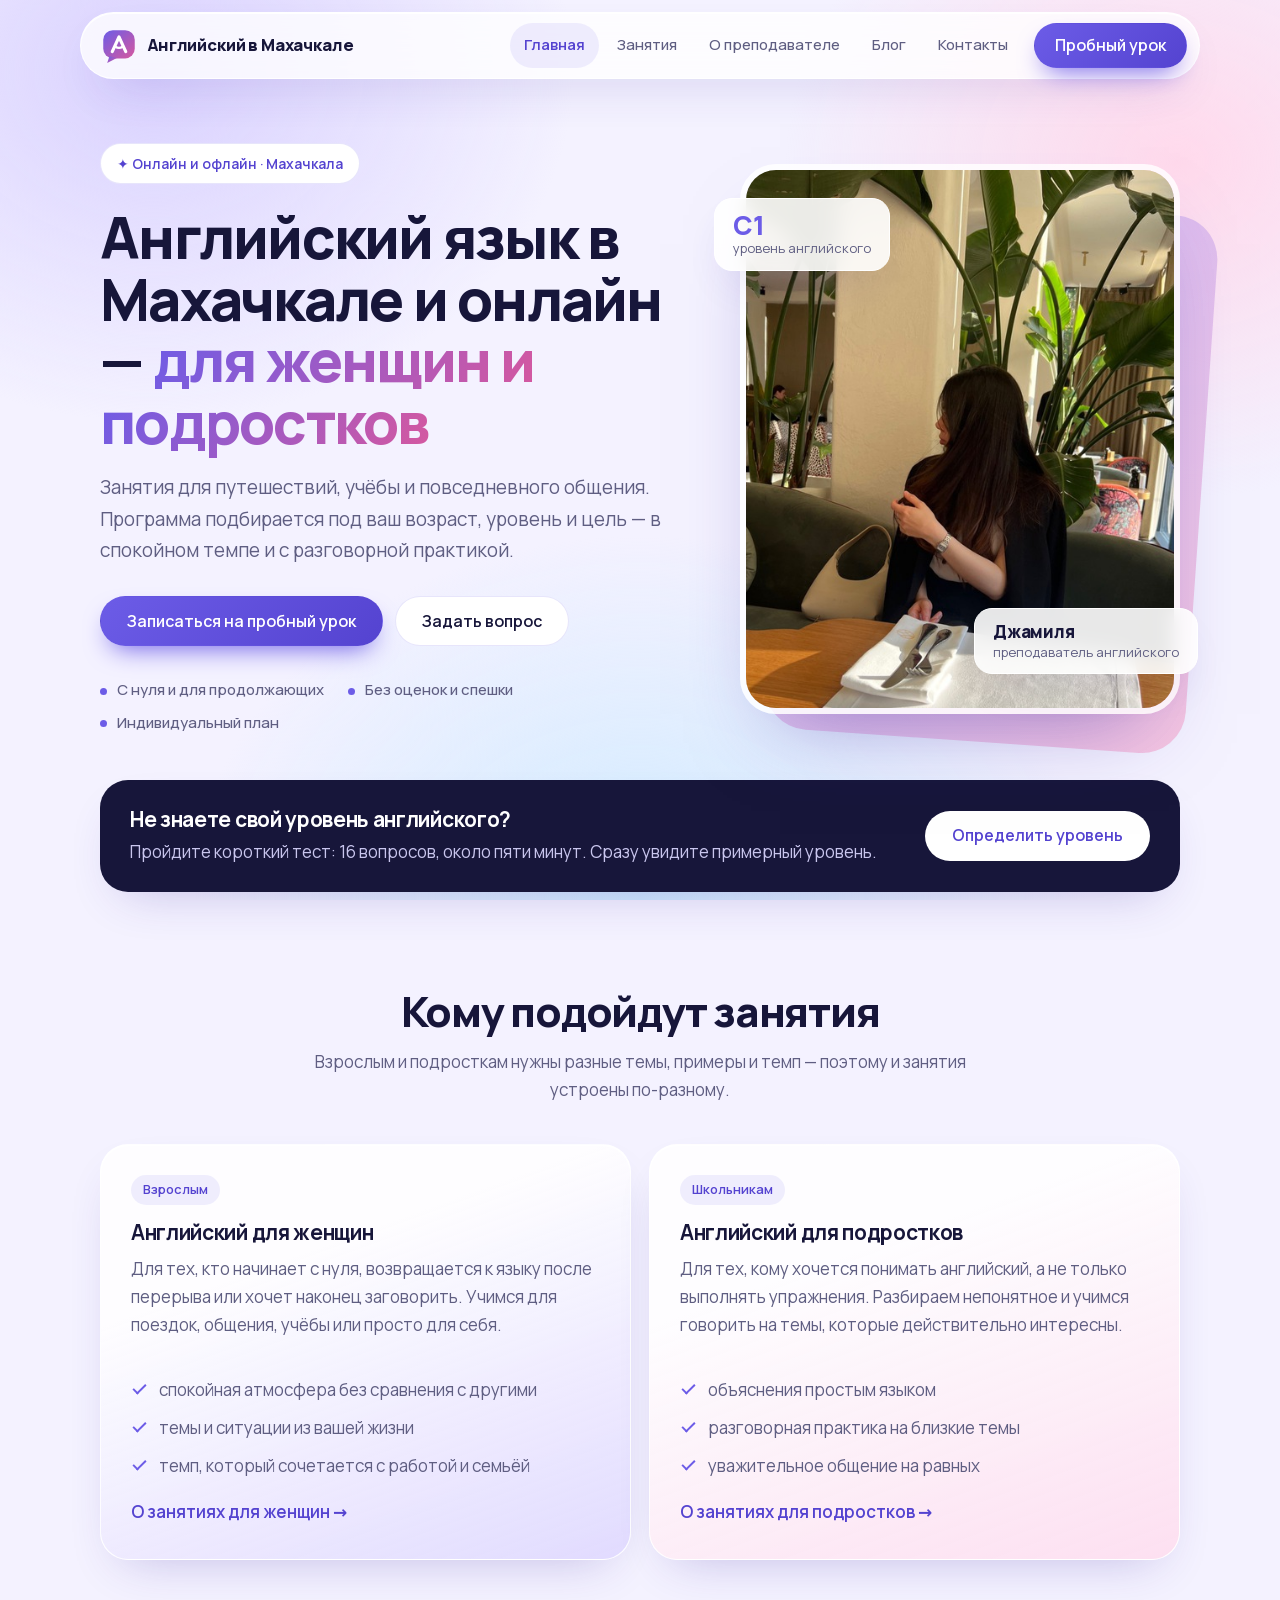
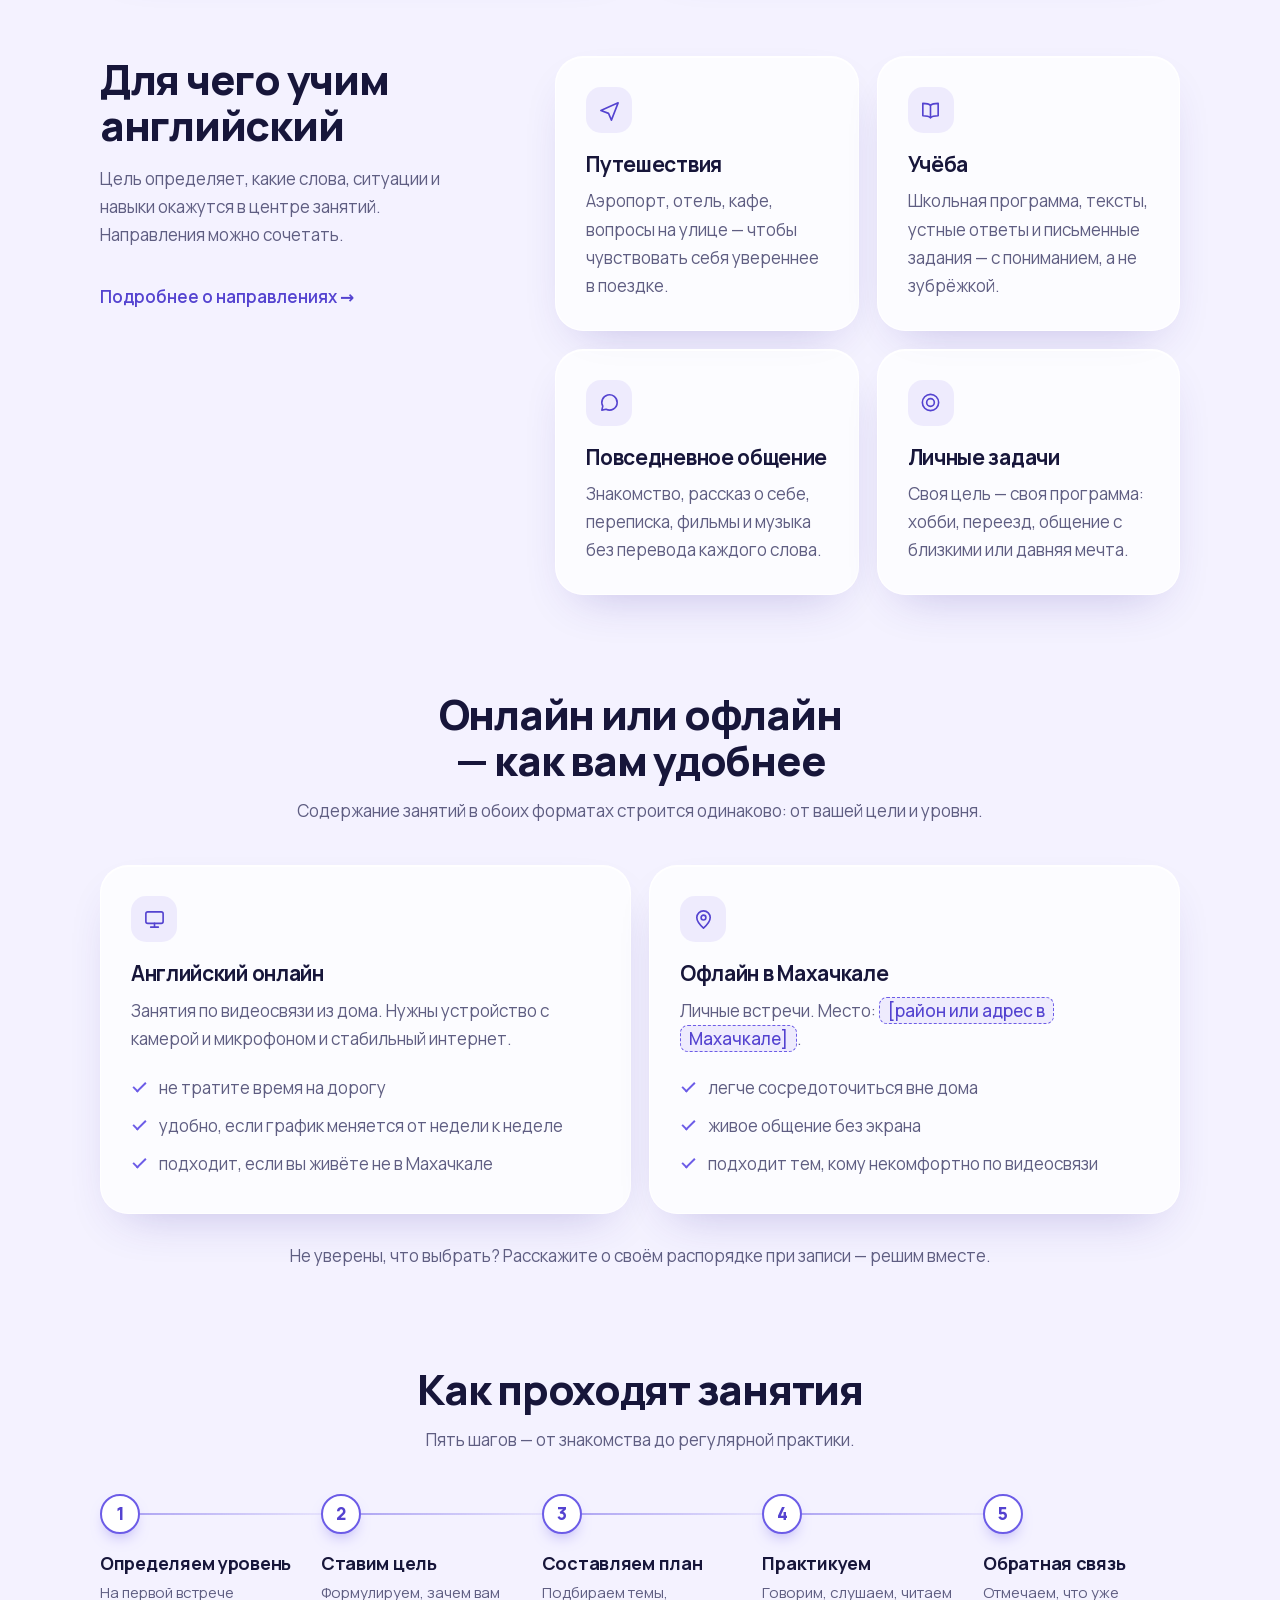
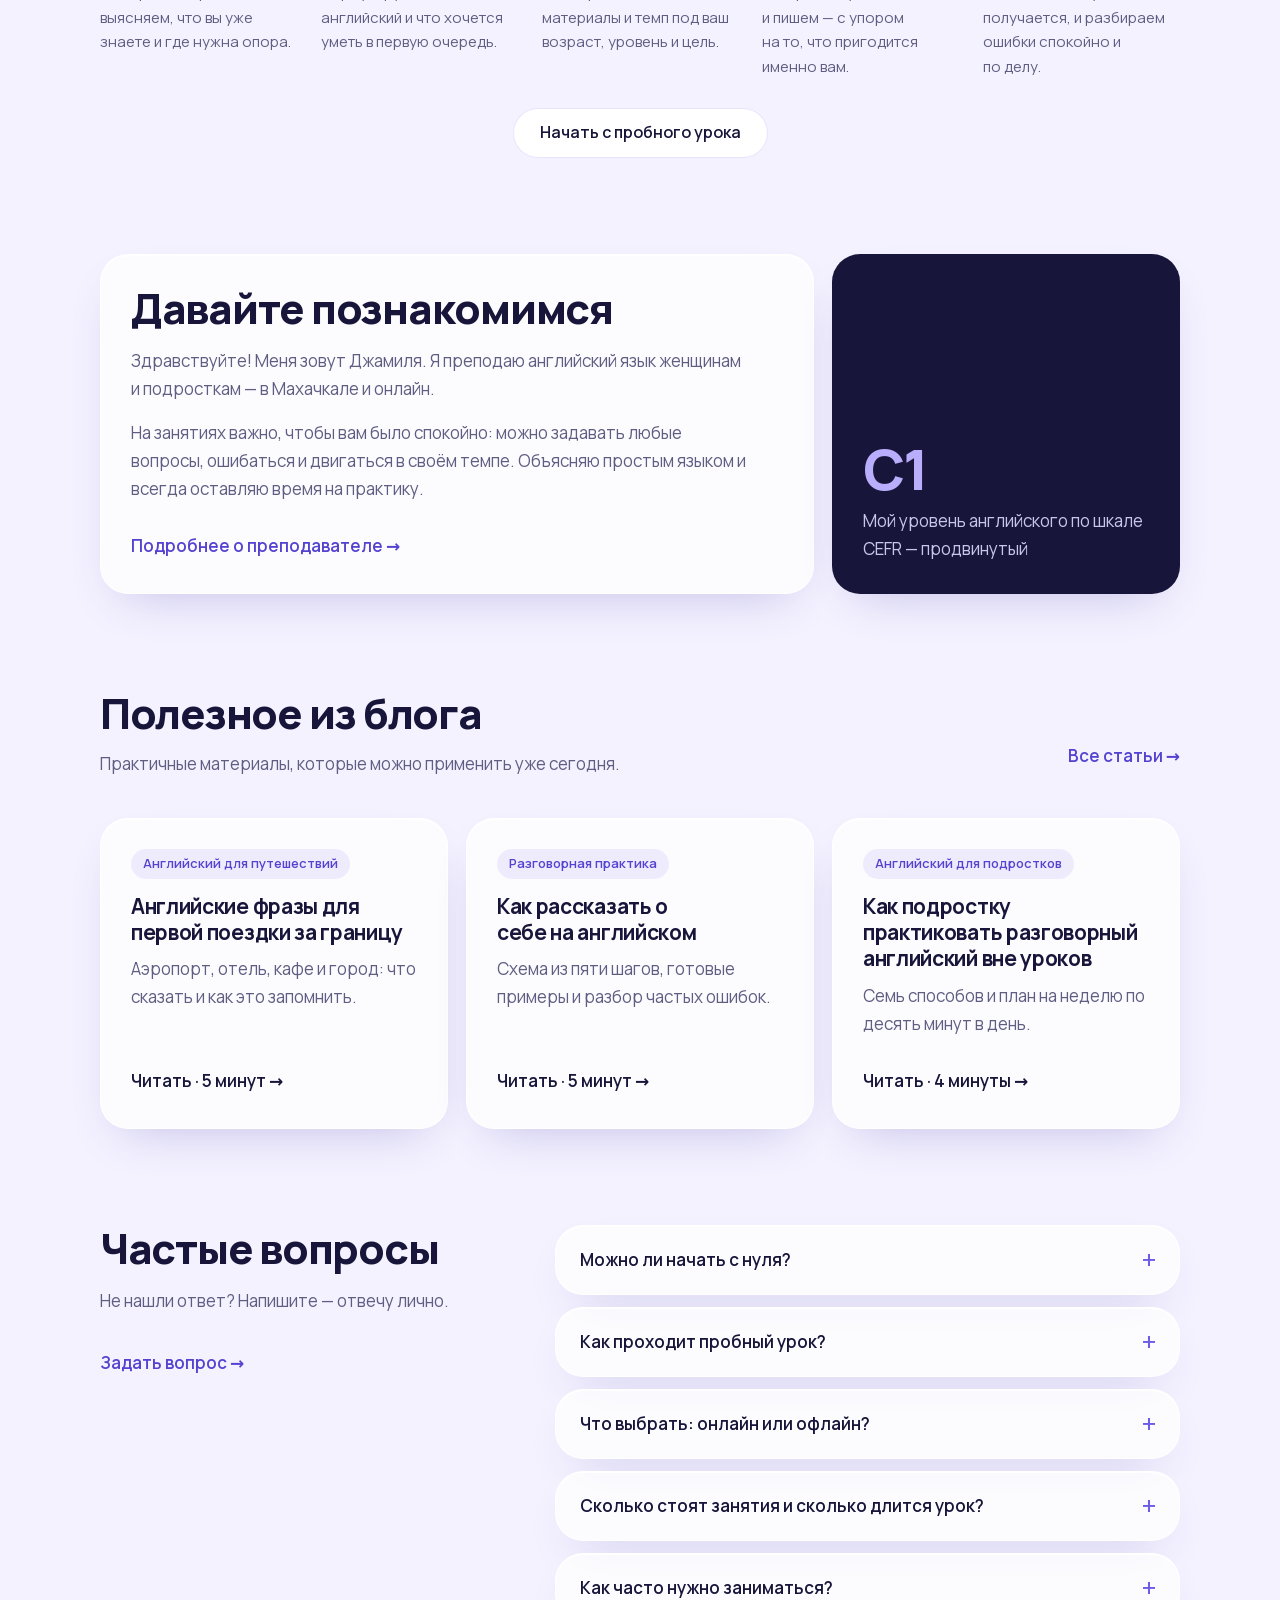
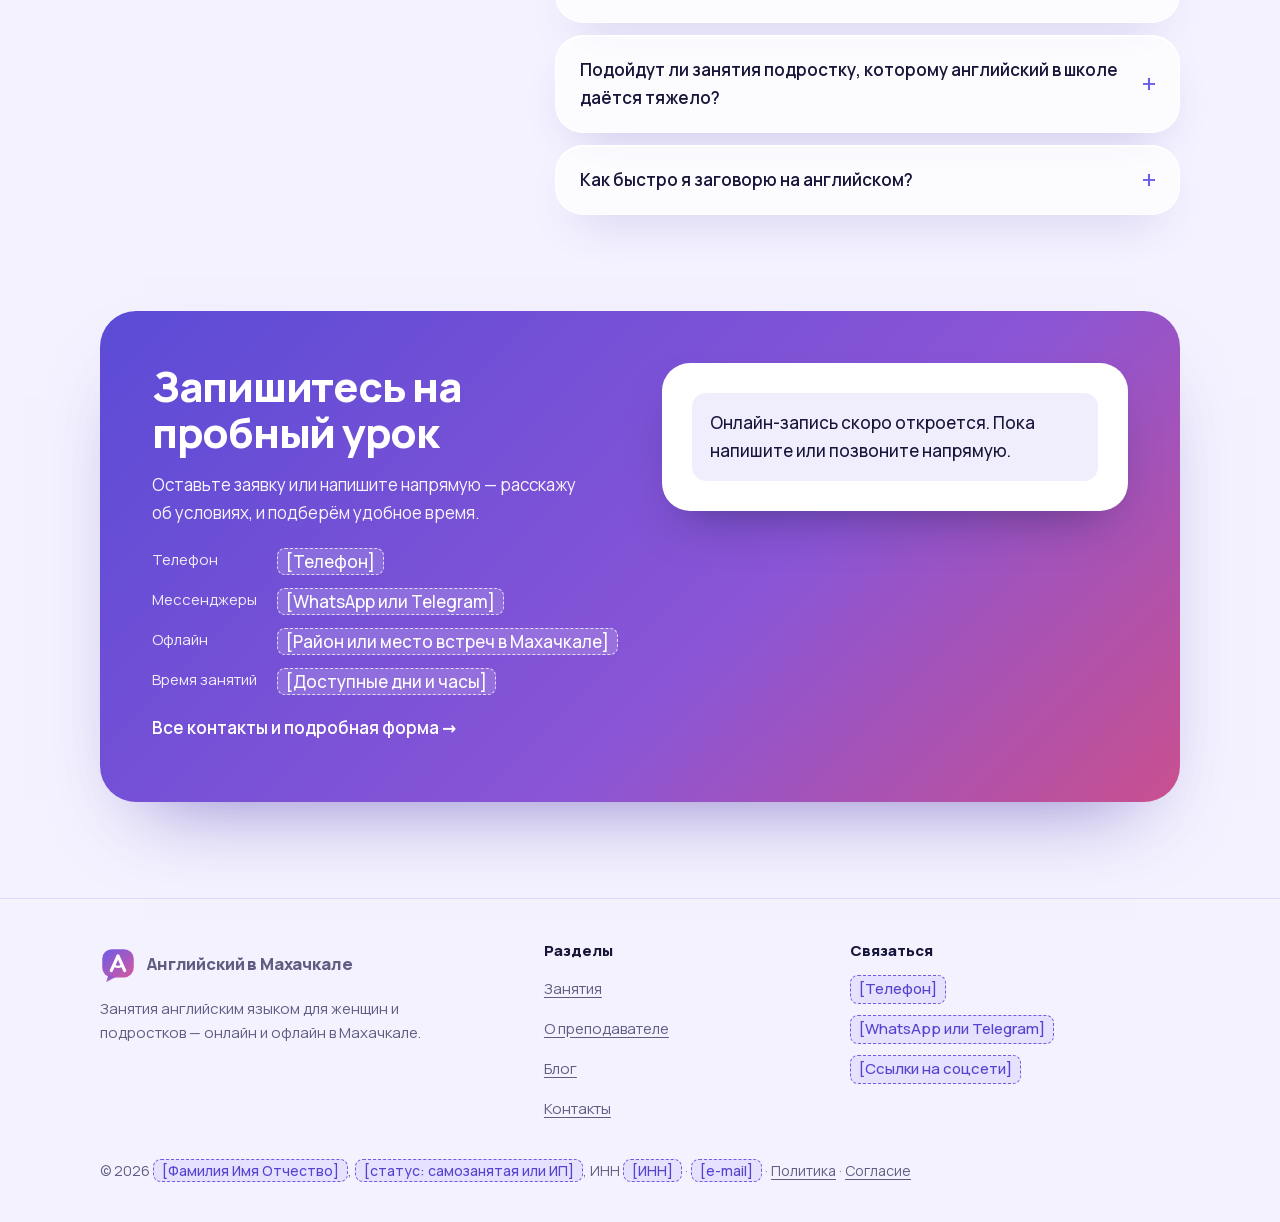
<file: index.html>
<!doctype html>
<html lang="ru" class="no-js">
<head>
<meta charset="utf-8">
<meta name="viewport" content="width=device-width, initial-scale=1">
<title>Английский язык в Махачкале для женщин и подростков — онлайн и офлайн</title>
<meta name="description" content="Репетитор английского в Махачкале: занятия для женщин и подростков онлайн и офлайн. Английский для путешествий, учёбы и общения. Запишитесь на пробный урок.">
<meta name="theme-color" content="#f4f2ff">
<meta property="og:type" content="website">
<meta property="og:locale" content="ru_RU">
<meta property="og:title" content="Английский язык в Махачкале для женщин и подростков — онлайн и офлайн">
<meta property="og:description" content="Занятия английским для путешествий, учёбы и повседневного общения. Программа подбирается под возраст, уровень и цель.">
<link rel="icon" href="favicon.svg" type="image/svg+xml">
<link rel="preload" href="fonts/manrope-cyrillic.woff2" as="font" type="font/woff2" crossorigin>
<link rel="stylesheet" href="css/style.css?v=7">
<script>document.documentElement.className = 'js'</script>
<script src="js/site.js?v=7" defer></script>
<script type="application/ld+json">
{
  "@context": "https://schema.org",
  "@type": "FAQPage",
  "mainEntity": [
    {"@type": "Question", "name": "Можно ли начать с нуля?", "acceptedAnswer": {"@type": "Answer", "text": "Да. Программа подбирается под ваш начальный уровень. Если вы никогда не учили английский или всё забыли, начнём с самых основ и будем двигаться в комфортном темпе."}},
    {"@type": "Question", "name": "Как проходит пробный урок?", "acceptedAnswer": {"@type": "Answer", "text": "Мы знакомимся, обсуждаем, зачем вам английский, и определяем ваш текущий уровень. Вы пробуете формат занятий и решаете, подходит ли он вам. Условия пробного урока подскажу при записи."}},
    {"@type": "Question", "name": "Что выбрать: онлайн или офлайн?", "acceptedAnswer": {"@type": "Answer", "text": "Онлайн удобен, если важно экономить время на дорогу или вы живёте не в Махачкале. Офлайн подойдёт тем, кому легче сосредоточиться при личной встрече. Содержание занятий в обоих форматах строится одинаково — от вашей цели."}},
    {"@type": "Question", "name": "Сколько стоят занятия и сколько длится урок?", "acceptedAnswer": {"@type": "Answer", "text": "Стоимость, продолжительность и расписание зависят от формата. Напишите мне или оставьте заявку — расскажу об актуальных условиях и свободном времени."}},
    {"@type": "Question", "name": "Как часто нужно заниматься?", "acceptedAnswer": {"@type": "Answer", "text": "Это зависит от вашей цели и графика. Важнее всего регулярность: небольшие, но постоянные шаги дают больше, чем редкие рывки. Удобный ритм обсудим на первой встрече."}},
    {"@type": "Question", "name": "Подойдут ли занятия подростку, которому английский в школе даётся тяжело?", "acceptedAnswer": {"@type": "Answer", "text": "Да. Сначала разберёмся, где именно возникают трудности, и вернёмся к темам, которые остались непонятыми. Занятия проходят в спокойной обстановке, без оценок и сравнения с одноклассниками."}},
    {"@type": "Question", "name": "Как быстро я заговорю на английском?", "acceptedAnswer": {"@type": "Answer", "text": "У каждого свой темп: он зависит от начального уровня, регулярности занятий и практики между уроками. Обещать точный срок было бы нечестно. Разговорной практике уделяем время с первых занятий — начиная с простых фраз о себе."}}
  ]
}
</script>
<script type="application/ld+json">
{
  "@context": "https://schema.org",
  "@graph": [
    {
      "@type": "WebSite",
      "name": "Английский в Махачкале",
      "inLanguage": "ru",
      "description": "Занятия английским языком для женщин и подростков — онлайн и офлайн в Махачкале."
    },
    {
      "@type": "Person",
      "name": "Джамиля",
      "jobTitle": "Преподаватель английского языка",
      "knowsLanguage": "en",
      "workLocation": {
        "@type": "City",
        "name": "Махачкала"
      },
      "description": "Преподаёт английский язык женщинам и подросткам онлайн и офлайн в Махачкале. Уровень английского — C1."
    }
  ]
}
</script>
</head>
<body>
<a class="skip" href="#main">Перейти к содержанию</a>

<header class="site-header">
  <a class="logo" href="index.html" aria-label="Английский в Махачкале — на главную"><img class="logo-mark" src="images/logo.svg" width="36" height="36" alt="">Английский в Махачкале</a>
  <button class="nav-toggle" type="button" aria-expanded="false" aria-controls="site-nav"><span class="sr-only">Меню</span><span aria-hidden="true"></span></button>
  <nav id="site-nav" class="site-nav" aria-label="Основная навигация">
    <a href="index.html" aria-current="page">Главная</a>
    <a href="zanyatiya.html">Занятия</a>
    <a href="o-prepodavatele.html">О преподавателе</a>
    <a href="blog.html">Блог</a>
    <a href="kontakty.html">Контакты</a>
    <a class="btn" href="kontakty.html#zapis">Пробный урок</a>
  </nav>
</header>

<main id="main">
  <div class="wrap">

    <section class="hero">
      <div class="hero-text">
        <span class="chip">✦ Онлайн и офлайн · Махачкала</span>
        <h1>Английский язык в Махачкале и онлайн — <em>для женщин и подростков</em></h1>
        <p class="lead">Занятия для путешествий, учёбы и повседневного общения. Программа подбирается под ваш возраст, уровень и цель — в спокойном темпе и с разговорной практикой.</p>
        <div class="actions">
          <a class="btn" href="#zapis">Записаться на пробный урок</a>
          <a class="btn btn-ghost" href="kontakty.html#svyaz">Задать вопрос</a>
        </div>
        <ul class="facts">
          <li>С нуля и для продолжающих</li>
          <li>Без оценок и спешки</li>
          <li>Индивидуальный план</li>
        </ul>
      </div>
      <div class="hero-visual">
        <figure class="hero-photo">
          <img src="images/prepodavatel-angliyskogo.jpg" width="640" height="640" fetchpriority="high" alt="Джамиля, преподаватель английского языка в Махачкале, за столиком в кафе среди зелени">
        </figure>
        <p class="float float-a"><strong>C1</strong>уровень английского</p>
        <p class="float float-b"><strong>Джамиля</strong>преподаватель английского</p>
      </div>
    </section>

    <section class="section tight" aria-labelledby="h-test">
      <div class="level-banner">
        <div>
          <h2 id="h-test" class="h3">Не знаете свой уровень английского?</h2>
          <p>Пройдите короткий тест: 16 вопросов, около пяти минут. Сразу увидите примерный уровень.</p>
        </div>
        <a class="btn" href="test-urovnya.html">Определить уровень</a>
      </div>
    </section>

    <section class="section" aria-labelledby="h-komu">
      <div class="section-head">
        <h2 id="h-komu">Кому подойдут занятия</h2>
        <p>Взрослым и подросткам нужны разные темы, примеры и темп — поэтому и занятия устроены по-разному.</p>
      </div>
      <div class="grid g2">
        <div class="card tint-violet">
          <span class="tag">Взрослым</span>
          <h3>Английский для женщин</h3>
          <p>Для тех, кто начинает с нуля, возвращается к языку после перерыва или хочет наконец заговорить. Учимся для поездок, общения, учёбы или просто для себя.</p>
          <ul class="ticks">
            <li>спокойная атмосфера без сравнения с другими</li>
            <li>темы и ситуации из вашей жизни</li>
            <li>темп, который сочетается с работой и семьёй</li>
          </ul>
          <a class="more" href="zanyatiya.html#dlya-zhenshchin">О занятиях для женщин&nbsp;→</a>
        </div>
        <div class="card tint-pink">
          <span class="tag">Школьникам</span>
          <h3>Английский для подростков</h3>
          <p>Для тех, кому хочется понимать английский, а не только выполнять упражнения. Разбираем непонятное и учимся говорить на темы, которые действительно интересны.</p>
          <ul class="ticks">
            <li>объяснения простым языком</li>
            <li>разговорная практика на близкие темы</li>
            <li>уважительное общение на равных</li>
          </ul>
          <a class="more" href="zanyatiya.html#dlya-podrostkov">О занятиях для подростков&nbsp;→</a>
        </div>
      </div>
    </section>

    <section class="section" aria-labelledby="h-tseli">
      <div class="split">
        <div class="split-head">
          <h2 id="h-tseli">Для чего учим английский</h2>
          <p>Цель определяет, какие слова, ситуации и навыки окажутся в центре занятий. Направления можно сочетать.</p>
          <a class="more" href="zanyatiya.html#napravleniya">Подробнее о направлениях&nbsp;→</a>
        </div>
        <div class="grid g2">
          <div class="card">
            <div class="ico" aria-hidden="true"><svg viewBox="0 0 24 24"><path d="M3 12l18-8-7 18-3-7z"/></svg></div>
            <h3>Путешествия</h3>
            <p>Аэропорт, отель, кафе, вопросы на улице — чтобы чувствовать себя увереннее в поездке.</p>
          </div>
          <div class="card">
            <div class="ico" aria-hidden="true"><svg viewBox="0 0 24 24"><path d="M12 6.5C10.5 5 8 4.5 4 4.5v13c4 0 6.5.5 8 2 1.5-1.5 4-2 8-2v-13c-4 0-6.5.5-8 2z"/><path d="M12 6.5v13"/></svg></div>
            <h3>Учёба</h3>
            <p>Школьная программа, тексты, устные ответы и письменные задания — с пониманием, а не зубрёжкой.</p>
          </div>
          <div class="card">
            <div class="ico" aria-hidden="true"><svg viewBox="0 0 24 24"><path d="M20 12a8 8 0 0 1-11.6 7.1L4 20l1-4.2A8 8 0 1 1 20 12z"/></svg></div>
            <h3>Повседневное общение</h3>
            <p>Знакомство, рассказ о себе, переписка, фильмы и музыка без перевода каждого слова.</p>
          </div>
          <div class="card">
            <div class="ico" aria-hidden="true"><svg viewBox="0 0 24 24"><circle cx="12" cy="12" r="8.5"/><circle cx="12" cy="12" r="4"/></svg></div>
            <h3>Личные задачи</h3>
            <p>Своя цель — своя программа: хобби, переезд, общение с близкими или давняя мечта.</p>
          </div>
        </div>
      </div>
    </section>

    <section class="section" id="formaty" aria-labelledby="h-formaty">
      <div class="section-head">
        <h2 id="h-formaty">Онлайн или офлайн — как вам удобнее</h2>
        <p>Содержание занятий в обоих форматах строится одинаково: от вашей цели и уровня.</p>
      </div>
      <div class="grid g2">
        <div class="card">
          <div class="ico" aria-hidden="true"><svg viewBox="0 0 24 24"><rect x="3" y="4" width="18" height="12" rx="2"/><path d="M8 20h8M12 16v4"/></svg></div>
          <h3>Английский онлайн</h3>
          <p>Занятия по видеосвязи из дома. Нужны устройство с камерой и микрофоном и стабильный интернет.</p>
          <ul class="ticks">
            <li>не тратите время на дорогу</li>
            <li>удобно, если график меняется от недели к неделе</li>
            <li>подходит, если вы живёте не в Махачкале</li>
          </ul>
        </div>
        <div class="card">
          <div class="ico" aria-hidden="true"><svg viewBox="0 0 24 24"><path d="M12 21s7-6.2 7-11a7 7 0 1 0-14 0c0 4.8 7 11 7 11z"/><circle cx="12" cy="10" r="2.5"/></svg></div>
          <h3>Офлайн в Махачкале</h3>
          <p>Личные встречи. Место: <span class="fill">[район или адрес в Махачкале]</span>.</p>
          <ul class="ticks">
            <li>легче сосредоточиться вне дома</li>
            <li>живое общение без экрана</li>
            <li>подходит тем, кому некомфортно по видеосвязи</li>
          </ul>
        </div>
      </div>
      <p class="hint">Не уверены, что выбрать? Расскажите о своём распорядке при записи — решим вместе.</p>
    </section>

    <section class="section" aria-labelledby="h-process">
      <div class="section-head">
        <h2 id="h-process">Как проходят занятия</h2>
        <p>Пять шагов — от знакомства до регулярной практики.</p>
      </div>
      <ol class="steps">
        <li><h3>Определяем уровень</h3><p>На первой встрече выясняем, что вы уже знаете и где нужна опора.</p></li>
        <li><h3>Ставим цель</h3><p>Формулируем, зачем вам английский и что хочется уметь в первую очередь.</p></li>
        <li><h3>Составляем план</h3><p>Подбираем темы, материалы и темп под ваш возраст, уровень и цель.</p></li>
        <li><h3>Практикуем</h3><p>Говорим, слушаем, читаем и пишем — с упором на то, что пригодится именно вам.</p></li>
        <li><h3>Обратная связь</h3><p>Отмечаем, что уже получается, и разбираем ошибки спокойно и по делу.</p></li>
      </ol>
      <p class="hint"><a class="btn btn-ghost" href="#zapis">Начать с пробного урока</a></p>
    </section>

    <section class="section" aria-labelledby="h-znakomstvo">
      <div class="bento">
        <div class="card b-intro">
          <h2 id="h-znakomstvo">Давайте познакомимся</h2>
          <p>Здравствуйте! Меня зовут Джамиля. Я преподаю английский язык женщинам и подросткам — в Махачкале и онлайн.</p>
          <p>На занятиях важно, чтобы вам было спокойно: можно задавать любые вопросы, ошибаться и двигаться в своём темпе. Объясняю простым языком и всегда оставляю время на практику.</p>
          <a class="more" href="o-prepodavatele.html">Подробнее о преподавателе&nbsp;→</a>
        </div>
        <div class="card dark b-stat">
          <p class="big">C1</p>
          <p>Мой уровень английского по шкале CEFR — продвинутый</p>
        </div>
      </div>
    </section>

    <!-- ОТЗЫВЫ. Раскомментируйте блок, когда появятся настоящие отзывы учеников (с их согласия).
    <section class="section" aria-labelledby="h-otzyvy">
      <div class="section-head"><h2 id="h-otzyvy">Отзывы учеников</h2></div>
      <div class="grid g3">
        <figure class="card review">
          <blockquote>Текст отзыва</blockquote>
          <figcaption><cite>Имя ученицы или ученика</cite></figcaption>
        </figure>
      </div>
    </section>
    -->

    <section class="section" aria-labelledby="h-blog">
      <div class="section-head row">
        <div>
          <h2 id="h-blog">Полезное из блога</h2>
          <p>Практичные материалы, которые можно применить уже сегодня.</p>
        </div>
        <a class="more" href="blog.html">Все статьи&nbsp;→</a>
      </div>
      <div class="grid g3">
        <article class="card post">
          <span class="tag">Английский для путешествий</span>
          <h3><a href="blog/angliyskie-frazy-dlya-pervoy-poezdki.html">Английские фразы для первой поездки за границу</a></h3>
          <p>Аэропорт, отель, кафе и город: что сказать и как это запомнить.</p>
          <span class="more" aria-hidden="true">Читать · 5 минут&nbsp;→</span>
        </article>
        <article class="card post">
          <span class="tag">Разговорная практика</span>
          <h3><a href="blog/kak-rasskazat-o-sebe-na-angliyskom.html">Как рассказать о себе на английском</a></h3>
          <p>Схема из пяти шагов, готовые примеры и разбор частых ошибок.</p>
          <span class="more" aria-hidden="true">Читать · 5 минут&nbsp;→</span>
        </article>
        <article class="card post">
          <span class="tag">Английский для подростков</span>
          <h3><a href="blog/kak-podrostku-praktikovat-razgovornyy-angliyskiy.html">Как подростку практиковать разговорный английский вне уроков</a></h3>
          <p>Семь способов и план на неделю по десять минут в день.</p>
          <span class="more" aria-hidden="true">Читать · 4 минуты&nbsp;→</span>
        </article>
      </div>
    </section>

    <section class="section" aria-labelledby="h-faq">
      <div class="split">
        <div class="split-head">
          <h2 id="h-faq">Частые вопросы</h2>
          <p>Не нашли ответ? Напишите — отвечу лично.</p>
          <a class="more" href="kontakty.html#svyaz">Задать вопрос&nbsp;→</a>
        </div>
        <div class="faq">
          <details class="card"><summary>Можно ли начать с нуля?</summary><p>Да. Программа подбирается под ваш начальный уровень. Если вы никогда не учили английский или всё забыли, начнём с самых основ и будем двигаться в комфортном темпе.</p></details>
          <details class="card"><summary>Как проходит пробный урок?</summary><p>Мы знакомимся, обсуждаем, зачем вам английский, и определяем ваш текущий уровень. Вы пробуете формат занятий и решаете, подходит ли он вам. Условия пробного урока подскажу при записи.</p></details>
          <details class="card"><summary>Что выбрать: онлайн или офлайн?</summary><p>Онлайн удобен, если важно экономить время на дорогу или вы живёте не в Махачкале. Офлайн подойдёт тем, кому легче сосредоточиться при личной встрече. Содержание занятий в обоих форматах строится одинаково — от вашей цели.</p></details>
          <details class="card"><summary>Сколько стоят занятия и сколько длится урок?</summary><p>Стоимость, продолжительность и расписание зависят от формата. Напишите мне или оставьте заявку — расскажу об актуальных условиях и свободном времени.</p></details>
          <details class="card"><summary>Как часто нужно заниматься?</summary><p>Это зависит от вашей цели и графика. Важнее всего регулярность: небольшие, но постоянные шаги дают больше, чем редкие рывки. Удобный ритм обсудим на первой встрече.</p></details>
          <details class="card"><summary>Подойдут ли занятия подростку, которому английский в школе даётся тяжело?</summary><p>Да. Сначала разберёмся, где именно возникают трудности, и вернёмся к темам, которые остались непонятыми. Занятия проходят в спокойной обстановке, без оценок и сравнения с одноклассниками.</p></details>
          <details class="card"><summary>Как быстро я заговорю на английском?</summary><p>У каждого свой темп: он зависит от начального уровня, регулярности занятий и практики между уроками. Обещать точный срок было бы нечестно. Разговорной практике уделяем время с первых занятий — начиная с простых фраз о себе.</p></details>
        </div>
      </div>
    </section>

    <section class="section" id="zapis" aria-labelledby="h-zapis">
      <div class="signup">
        <div class="signup-text">
          <h2 id="h-zapis">Запишитесь на пробный урок</h2>
          <p>Оставьте заявку или напишите напрямую — расскажу об условиях, и подберём удобное время.</p>
          <dl class="contacts">
            <dt>Телефон</dt><dd><span class="fill">[Телефон]</span></dd>
            <dt>Мессенджеры</dt><dd><span class="fill">[WhatsApp или Telegram]</span></dd>
            <dt>Офлайн</dt><dd><span class="fill">[Район или место встреч в Махачкале]</span></dd>
            <dt>Время занятий</dt><dd><span class="fill">[Доступные дни и часы]</span></dd>
          </dl>
          <a class="more" href="kontakty.html">Все контакты и подробная форма&nbsp;→</a>
        </div>
        <form class="form" data-lead aria-label="Запись на пробный урок">
          <input type="hidden" name="form" value="Главная: запись на пробный урок">
          <div class="field">
            <label for="q-name">Ваше имя</label>
            <input id="q-name" name="name" type="text" autocomplete="name" required>
          </div>
          <div class="field">
            <label for="q-contact">Телефон, WhatsApp или Telegram</label>
            <input id="q-contact" name="contact" type="text" autocomplete="tel" required>
          </div>
          <fieldset class="field">
            <legend>Кто будет заниматься</legend>
            <div class="opts">
              <label class="opt"><input type="radio" name="age" value="Взрослый" required><span>Взрослый</span></label>
              <label class="opt"><input type="radio" name="age" value="Подросток"><span>Подросток</span></label>
            </div>
          </fieldset>
          <fieldset class="field">
            <legend>Формат занятий</legend>
            <div class="opts">
              <label class="opt"><input type="radio" name="format" value="Онлайн" required><span>Онлайн</span></label>
              <label class="opt"><input type="radio" name="format" value="Офлайн в Махачкале"><span>Офлайн в Махачкале</span></label>
              <label class="opt"><input type="radio" name="format" value="Пока выбираю"><span>Пока выбираю</span></label>
            </div>
          </fieldset>
          <label class="consent"><input type="checkbox" name="consent" required><span>Даю <a href="soglasie.html">согласие на обработку персональных данных</a>. С <a href="politika-konfidentsialnosti.html">политикой обработки персональных данных</a> ознакомлен(а).</span></label>
          <label class="consent" data-parent-consent hidden><input type="checkbox" name="parent_consent"><span>Я — родитель или законный представитель ученика и даю согласие на обработку его персональных данных на тех же условиях.</span></label>
          <div class="hp" aria-hidden="true"><label>Не заполняйте это поле <input type="text" name="website" tabindex="-1" autocomplete="off"></label></div>
          <button class="btn" type="submit">Записаться на пробный урок</button>
          <p class="form-status" role="status" aria-live="polite"></p>
        </form>
      </div>
    </section>

  </div>
</main>

<footer class="site-footer">
  <div class="wrap">
    <div class="footer-grid">
      <div>
        <a class="logo" href="index.html"><img class="logo-mark" src="images/logo.svg" width="36" height="36" alt="">Английский в Махачкале</a>
        <p>Занятия английским языком для женщин и подростков — онлайн и офлайн в Махачкале.</p>
      </div>
      <nav aria-label="Разделы сайта">
        <h2>Разделы</h2>
        <ul>
          <li><a href="zanyatiya.html">Занятия</a></li>
          <li><a href="o-prepodavatele.html">О преподавателе</a></li>
          <li><a href="blog.html">Блог</a></li>
          <li><a href="kontakty.html">Контакты</a></li>
        </ul>
      </nav>
      <div>
        <h2>Связаться</h2>
        <ul>
          <li><span class="fill">[Телефон]</span></li>
          <li><span class="fill">[WhatsApp или Telegram]</span></li>
          <li><span class="fill">[Ссылки на соцсети]</span></li>
        </ul>
      </div>
    </div>
    <p class="footer-bottom">© 2026 <span class="fill">[Фамилия Имя Отчество]</span>, <span class="fill">[статус: самозанятая или ИП]</span>, ИНН <span class="fill">[ИНН]</span> · <span class="fill">[e-mail]</span> · <a href="politika-konfidentsialnosti.html">Политика</a> · <a href="soglasie.html">Согласие</a></p>
  </div>
</footer>

<a class="btn mobile-cta" href="#zapis">Записаться на пробный урок</a>
</body>
</html>
</file>
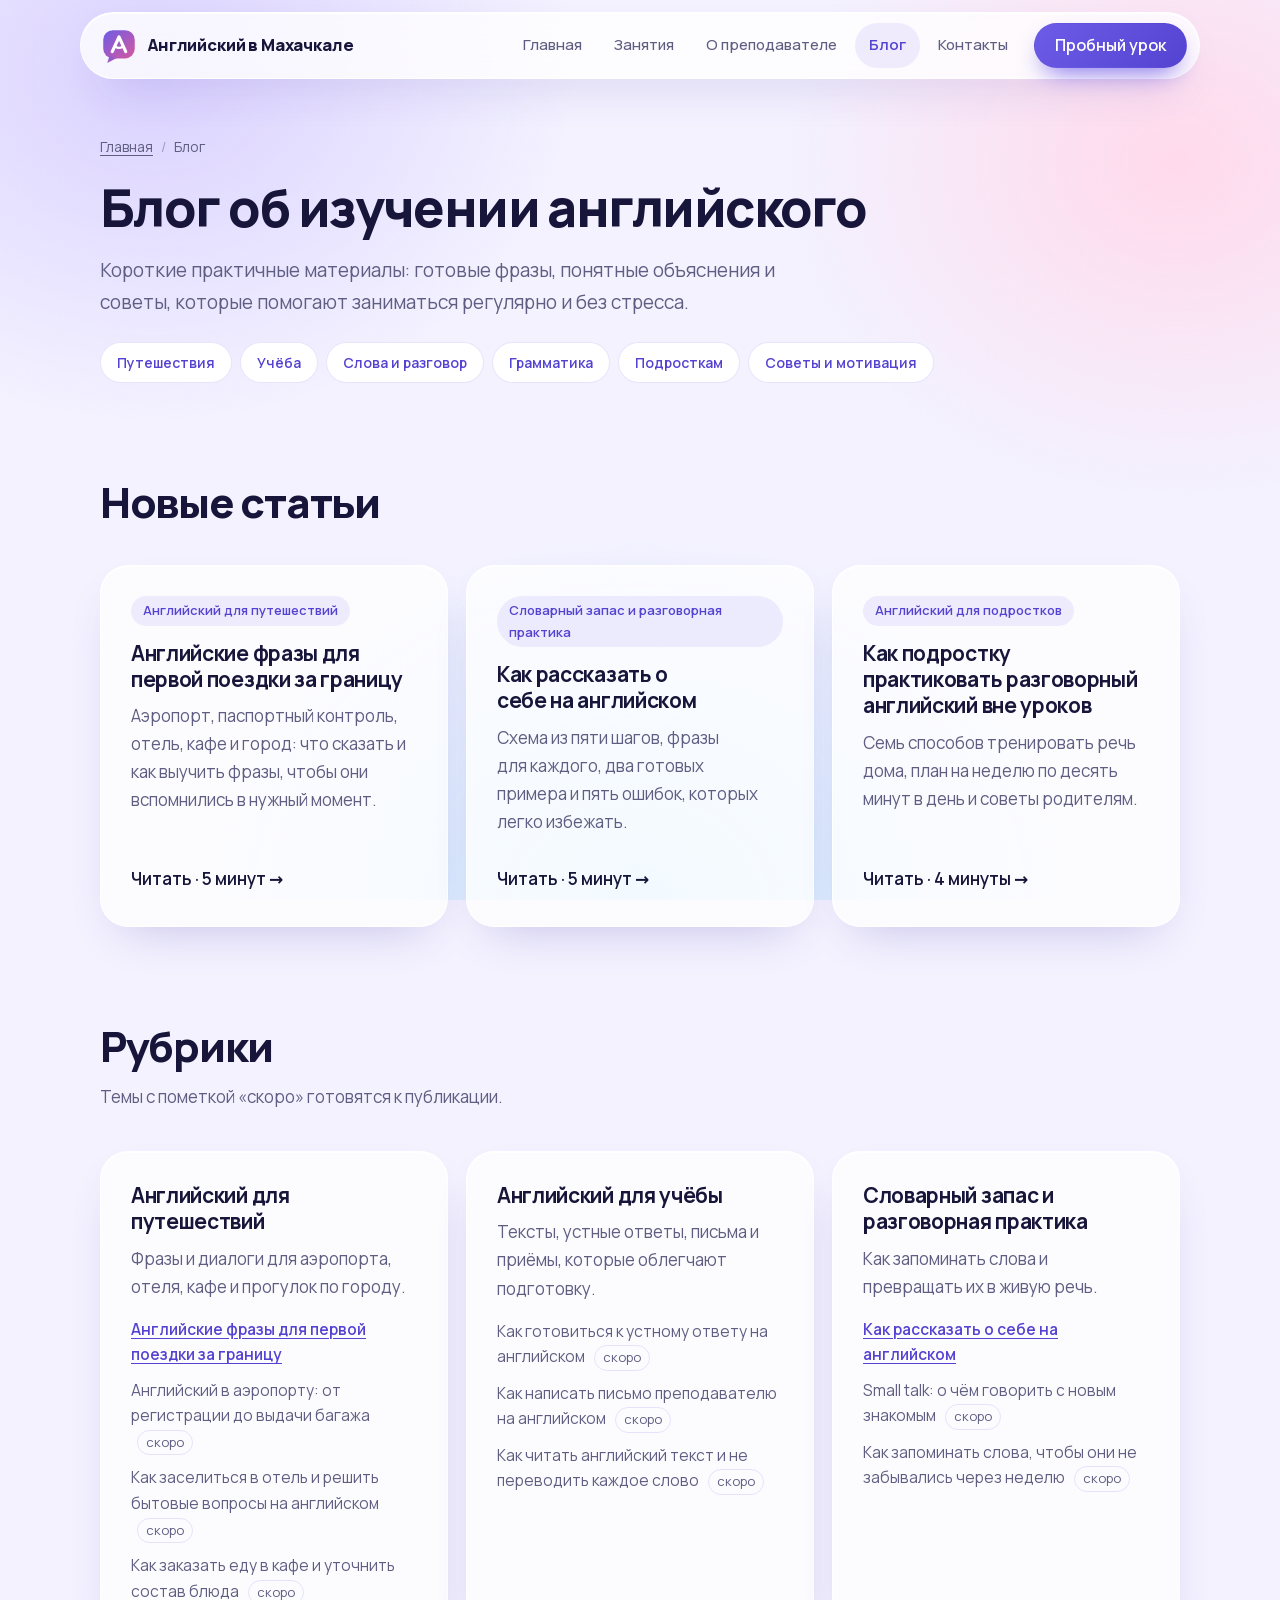
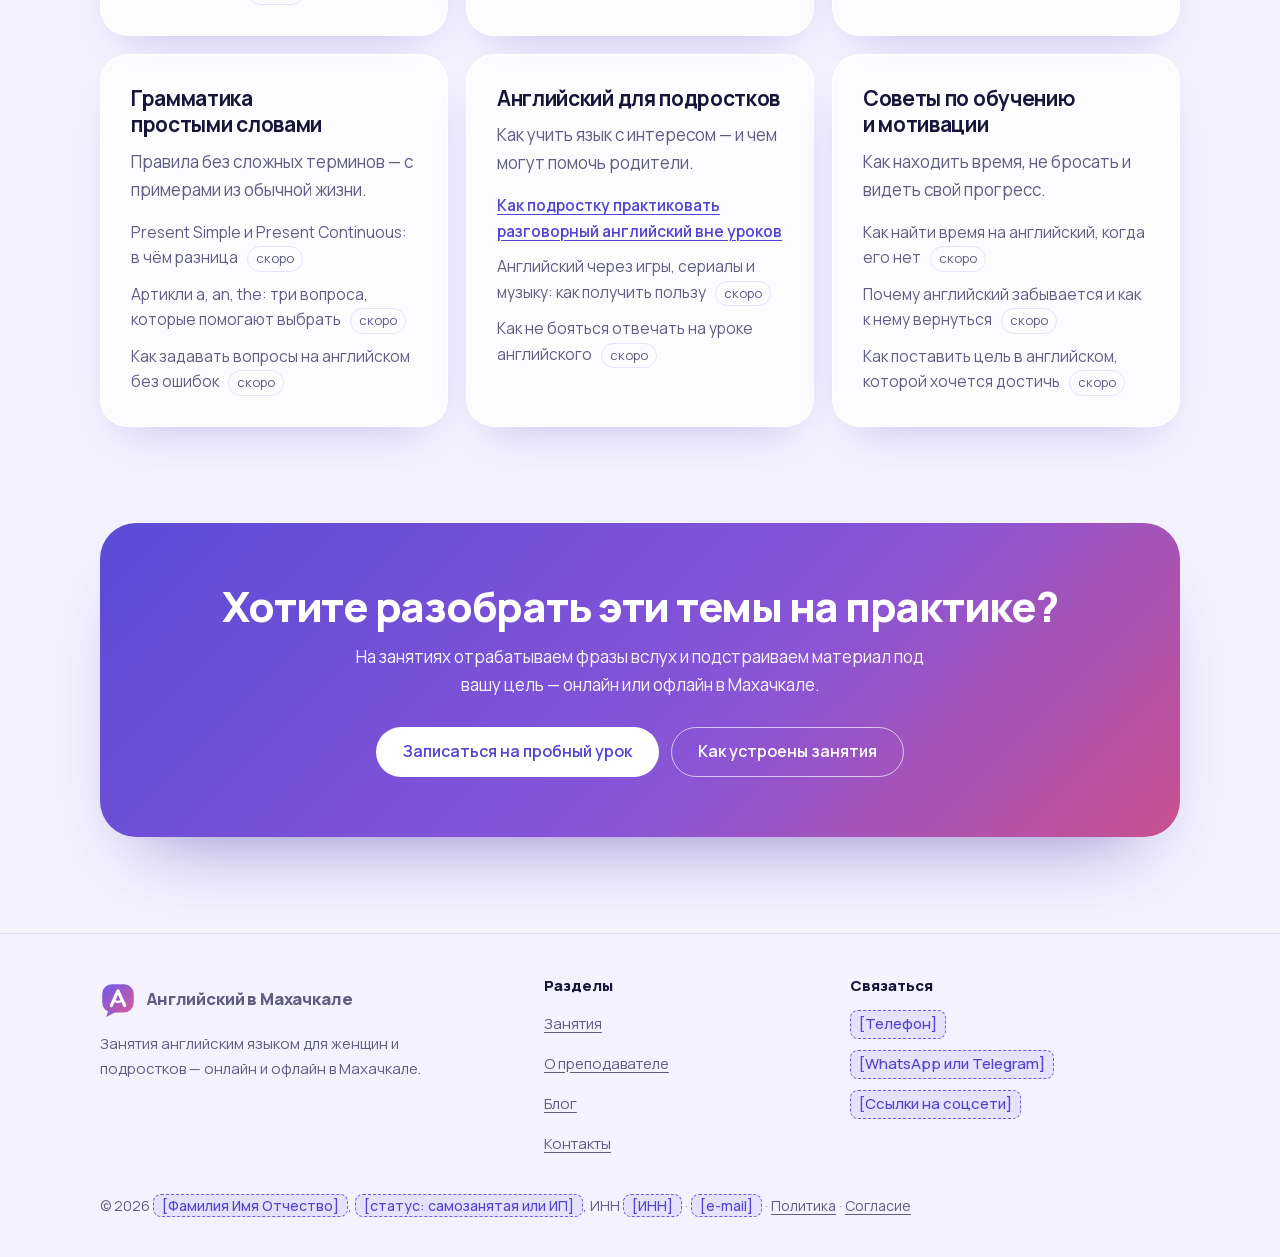
<file: blog.html>
<!doctype html>
<html lang="ru" class="no-js">
<head>
<meta charset="utf-8">
<meta name="viewport" content="width=device-width, initial-scale=1">
<title>Блог об английском: путешествия, учёба, разговорная практика</title>
<meta name="description" content="Практичные статьи об изучении английского: фразы для путешествий, английский для учёбы и подростков, грамматика простыми словами, советы по обучению и мотивации.">
<meta name="theme-color" content="#f4f2ff">
<meta property="og:type" content="website">
<meta property="og:locale" content="ru_RU">
<meta property="og:title" content="Блог об изучении английского языка">
<meta property="og:description" content="Фразы для путешествий, разговорная практика, грамматика простыми словами и советы для подростков.">
<link rel="icon" href="favicon.svg" type="image/svg+xml">
<link rel="preload" href="fonts/manrope-cyrillic.woff2" as="font" type="font/woff2" crossorigin>
<link rel="stylesheet" href="css/style.css?v=7">
<script>document.documentElement.className = 'js'</script>
<script src="js/site.js?v=7" defer></script>
</head>
<body>
<a class="skip" href="#main">Перейти к содержанию</a>

<header class="site-header">
  <a class="logo" href="index.html" aria-label="Английский в Махачкале — на главную"><img class="logo-mark" src="images/logo.svg" width="36" height="36" alt="">Английский в Махачкале</a>
  <button class="nav-toggle" type="button" aria-expanded="false" aria-controls="site-nav"><span class="sr-only">Меню</span><span aria-hidden="true"></span></button>
  <nav id="site-nav" class="site-nav" aria-label="Основная навигация">
    <a href="index.html">Главная</a>
    <a href="zanyatiya.html">Занятия</a>
    <a href="o-prepodavatele.html">О преподавателе</a>
    <a href="blog.html" aria-current="page">Блог</a>
    <a href="kontakty.html">Контакты</a>
    <a class="btn" href="kontakty.html#zapis">Пробный урок</a>
  </nav>
</header>

<main id="main">
  <div class="wrap">

    <section class="page-hero">
      <nav aria-label="Хлебные крошки"><ol class="crumbs"><li><a href="index.html">Главная</a></li><li aria-current="page">Блог</li></ol></nav>
      <h1>Блог об изучении английского</h1>
      <p class="lead">Короткие практичные материалы: готовые фразы, понятные объяснения и советы, которые помогают заниматься регулярно и без стресса.</p>
      <div class="chips">
        <a class="chip" href="#puteshestviya">Путешествия</a>
        <a class="chip" href="#ucheba">Учёба</a>
        <a class="chip" href="#razgovor">Слова и разговор</a>
        <a class="chip" href="#grammatika">Грамматика</a>
        <a class="chip" href="#podrostki">Подросткам</a>
        <a class="chip" href="#motivatsiya">Советы и мотивация</a>
      </div>
    </section>

    <section class="section" aria-labelledby="h-novoe">
      <div class="section-head left">
        <h2 id="h-novoe">Новые статьи</h2>
      </div>
      <div class="grid g3">
        <article class="card post">
          <span class="tag">Английский для путешествий</span>
          <h3><a href="blog/angliyskie-frazy-dlya-pervoy-poezdki.html">Английские фразы для первой поездки за границу</a></h3>
          <p>Аэропорт, паспортный контроль, отель, кафе и город: что сказать и как выучить фразы, чтобы они вспомнились в нужный момент.</p>
          <span class="more" aria-hidden="true">Читать · 5 минут&nbsp;→</span>
        </article>
        <article class="card post">
          <span class="tag">Словарный запас и разговорная практика</span>
          <h3><a href="blog/kak-rasskazat-o-sebe-na-angliyskom.html">Как рассказать о себе на английском</a></h3>
          <p>Схема из пяти шагов, фразы для каждого, два готовых примера и пять ошибок, которых легко избежать.</p>
          <span class="more" aria-hidden="true">Читать · 5 минут&nbsp;→</span>
        </article>
        <article class="card post">
          <span class="tag">Английский для подростков</span>
          <h3><a href="blog/kak-podrostku-praktikovat-razgovornyy-angliyskiy.html">Как подростку практиковать разговорный английский вне уроков</a></h3>
          <p>Семь способов тренировать речь дома, план на неделю по десять минут в день и советы родителям.</p>
          <span class="more" aria-hidden="true">Читать · 4 минуты&nbsp;→</span>
        </article>
      </div>
    </section>

    <section class="section" aria-labelledby="h-rubriki">
      <div class="section-head left">
        <h2 id="h-rubriki">Рубрики</h2>
        <p>Темы с пометкой «скоро» готовятся к публикации.</p>
      </div>
      <div class="grid g3">

        <div class="card" id="puteshestviya">
          <h3>Английский для путешествий</h3>
          <p>Фразы и диалоги для аэропорта, отеля, кафе и прогулок по городу.</p>
          <ul class="topics">
            <li><a href="blog/angliyskie-frazy-dlya-pervoy-poezdki.html">Английские фразы для первой поездки за границу</a></li>
            <li>Английский в аэропорту: от регистрации до выдачи багажа <span class="soon">скоро</span></li>
            <li>Как заселиться в отель и решить бытовые вопросы на английском <span class="soon">скоро</span></li>
            <li>Как заказать еду в кафе и уточнить состав блюда <span class="soon">скоро</span></li>
          </ul>
        </div>

        <div class="card" id="ucheba">
          <h3>Английский для учёбы</h3>
          <p>Тексты, устные ответы, письма и приёмы, которые облегчают подготовку.</p>
          <ul class="topics">
            <li>Как готовиться к устному ответу на английском <span class="soon">скоро</span></li>
            <li>Как написать письмо преподавателю на английском <span class="soon">скоро</span></li>
            <li>Как читать английский текст и не переводить каждое слово <span class="soon">скоро</span></li>
          </ul>
        </div>

        <div class="card" id="razgovor">
          <h3>Словарный запас и разговорная практика</h3>
          <p>Как запоминать слова и превращать их в живую речь.</p>
          <ul class="topics">
            <li><a href="blog/kak-rasskazat-o-sebe-na-angliyskom.html">Как рассказать о себе на английском</a></li>
            <li>Small talk: о чём говорить с новым знакомым <span class="soon">скоро</span></li>
            <li>Как запоминать слова, чтобы они не забывались через неделю <span class="soon">скоро</span></li>
          </ul>
        </div>

        <div class="card" id="grammatika">
          <h3>Грамматика простыми словами</h3>
          <p>Правила без сложных терминов — с примерами из обычной жизни.</p>
          <ul class="topics">
            <li>Present Simple и Present Continuous: в чём разница <span class="soon">скоро</span></li>
            <li>Артикли a, an, the: три вопроса, которые помогают выбрать <span class="soon">скоро</span></li>
            <li>Как задавать вопросы на английском без ошибок <span class="soon">скоро</span></li>
          </ul>
        </div>

        <div class="card" id="podrostki">
          <h3>Английский для подростков</h3>
          <p>Как учить язык с интересом — и чем могут помочь родители.</p>
          <ul class="topics">
            <li><a href="blog/kak-podrostku-praktikovat-razgovornyy-angliyskiy.html">Как подростку практиковать разговорный английский вне уроков</a></li>
            <li>Английский через игры, сериалы и музыку: как получить пользу <span class="soon">скоро</span></li>
            <li>Как не бояться отвечать на уроке английского <span class="soon">скоро</span></li>
          </ul>
        </div>

        <div class="card" id="motivatsiya">
          <h3>Советы по обучению и мотивации</h3>
          <p>Как находить время, не бросать и видеть свой прогресс.</p>
          <ul class="topics">
            <li>Как найти время на английский, когда его нет <span class="soon">скоро</span></li>
            <li>Почему английский забывается и как к нему вернуться <span class="soon">скоро</span></li>
            <li>Как поставить цель в английском, которой хочется достичь <span class="soon">скоро</span></li>
          </ul>
        </div>

      </div>
    </section>

    <section class="cta">
      <h2>Хотите разобрать эти темы на практике?</h2>
      <p>На занятиях отрабатываем фразы вслух и подстраиваем материал под вашу цель — онлайн или офлайн в Махачкале.</p>
      <div class="actions">
        <a class="btn" href="kontakty.html#zapis">Записаться на пробный урок</a>
        <a class="btn btn-ghost" href="zanyatiya.html">Как устроены занятия</a>
      </div>
    </section>

  </div>
</main>

<footer class="site-footer">
  <div class="wrap">
    <div class="footer-grid">
      <div>
        <a class="logo" href="index.html"><img class="logo-mark" src="images/logo.svg" width="36" height="36" alt="">Английский в Махачкале</a>
        <p>Занятия английским языком для женщин и подростков — онлайн и офлайн в Махачкале.</p>
      </div>
      <nav aria-label="Разделы сайта">
        <h2>Разделы</h2>
        <ul>
          <li><a href="zanyatiya.html">Занятия</a></li>
          <li><a href="o-prepodavatele.html">О преподавателе</a></li>
          <li><a href="blog.html">Блог</a></li>
          <li><a href="kontakty.html">Контакты</a></li>
        </ul>
      </nav>
      <div>
        <h2>Связаться</h2>
        <ul>
          <li><span class="fill">[Телефон]</span></li>
          <li><span class="fill">[WhatsApp или Telegram]</span></li>
          <li><span class="fill">[Ссылки на соцсети]</span></li>
        </ul>
      </div>
    </div>
    <p class="footer-bottom">© 2026 <span class="fill">[Фамилия Имя Отчество]</span>, <span class="fill">[статус: самозанятая или ИП]</span>, ИНН <span class="fill">[ИНН]</span> · <span class="fill">[e-mail]</span> · <a href="politika-konfidentsialnosti.html">Политика</a> · <a href="soglasie.html">Согласие</a></p>
  </div>
</footer>

<a class="btn mobile-cta" href="kontakty.html#zapis">Записаться на пробный урок</a>
</body>
</html>
</file>
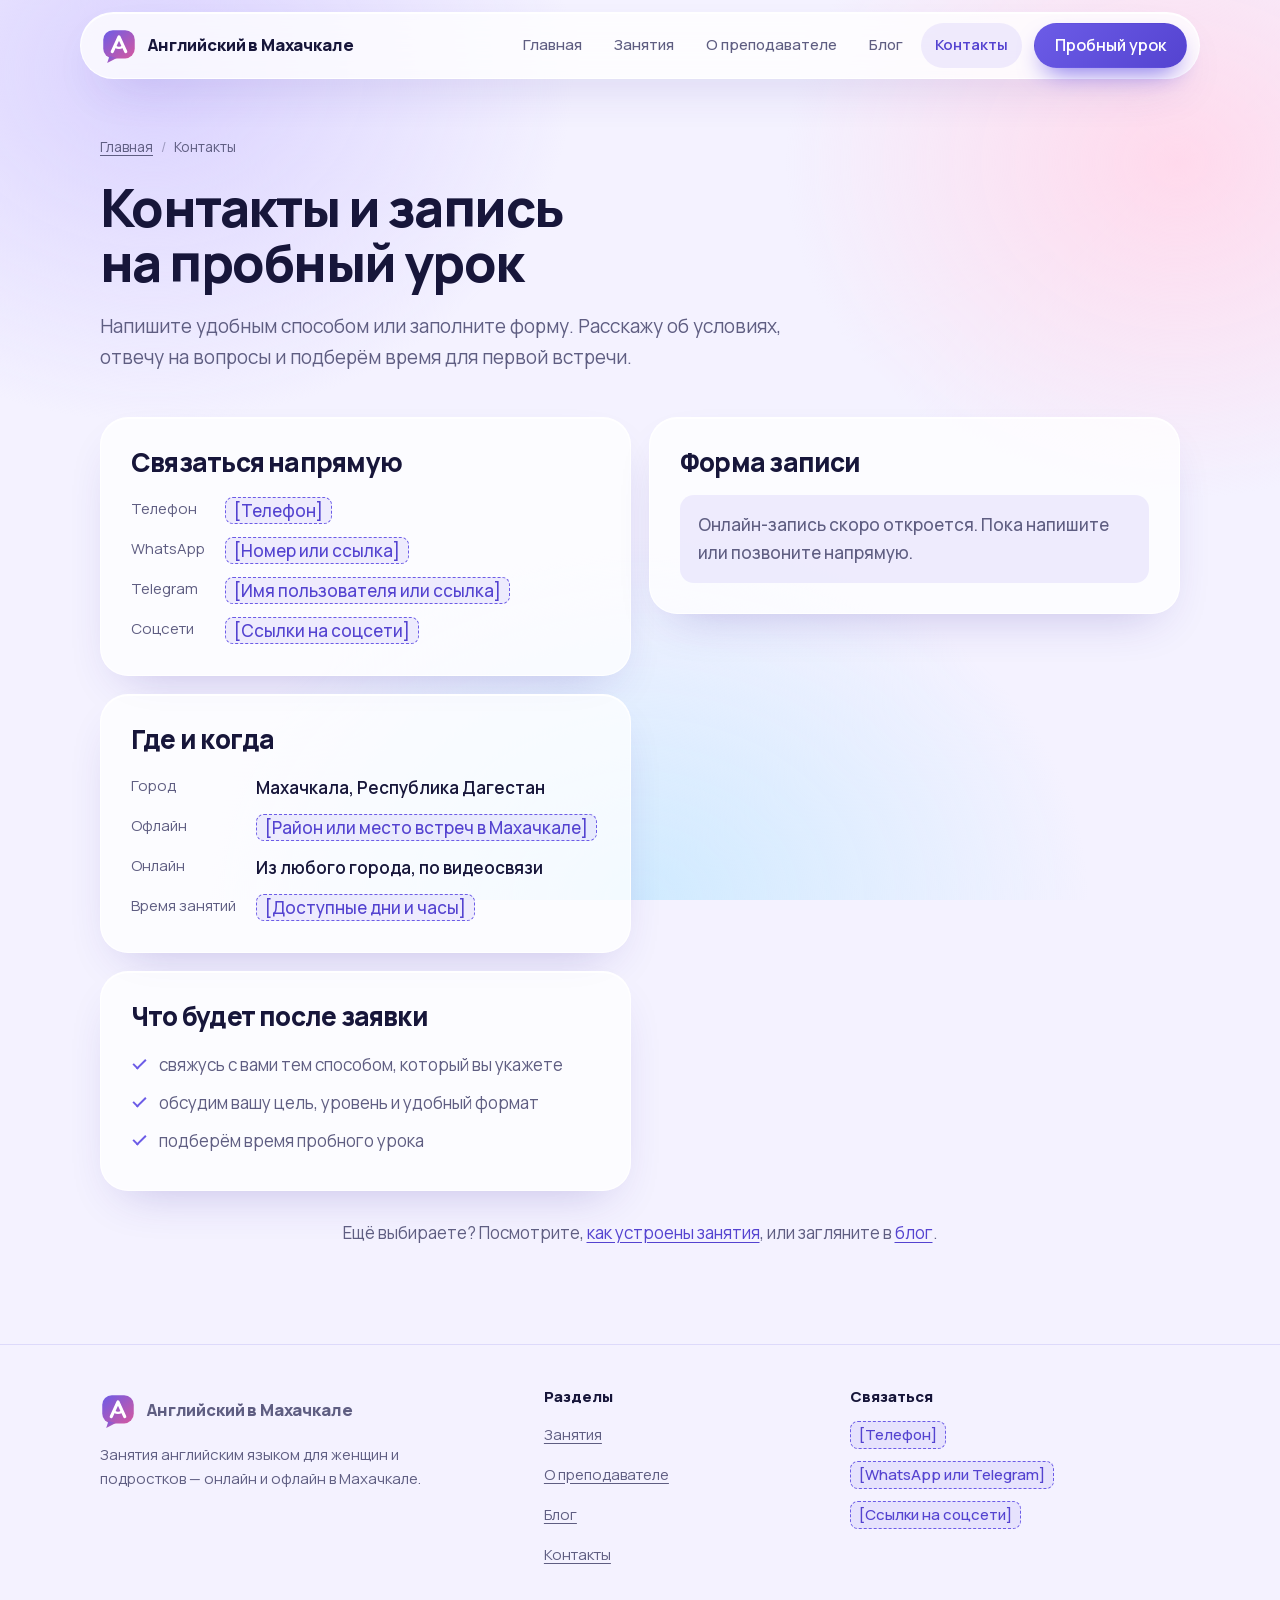
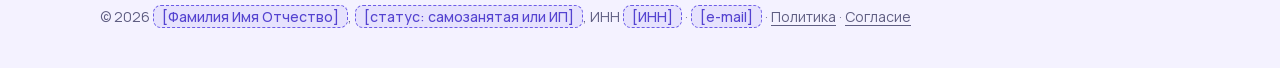
<file: kontakty.html>
<!doctype html>
<html lang="ru" class="no-js">
<head>
<meta charset="utf-8">
<meta name="viewport" content="width=device-width, initial-scale=1">
<title>Контакты — запись на пробный урок английского в Махачкале и онлайн</title>
<meta name="description" content="Запишитесь на пробный урок английского или задайте вопрос: телефон, WhatsApp, Telegram и форма записи. Занятия онлайн и офлайн в Махачкале.">
<meta name="theme-color" content="#f4f2ff">
<meta property="og:type" content="website">
<meta property="og:locale" content="ru_RU">
<meta property="og:title" content="Контакты и запись на пробный урок английского">
<meta property="og:description" content="Оставьте заявку или напишите напрямую. Занятия онлайн и офлайн в Махачкале.">
<link rel="icon" href="favicon.svg" type="image/svg+xml">
<link rel="preload" href="fonts/manrope-cyrillic.woff2" as="font" type="font/woff2" crossorigin>
<link rel="stylesheet" href="css/style.css?v=7">
<script>document.documentElement.className = 'js'</script>
<script src="js/site.js?v=7" defer></script>
<!--
  Микроразметка LocalBusiness. Добавьте блок ниже (убрав этот комментарий) на главную и на эту страницу,
  когда будут известны достоверные данные: имя или название, телефон, адрес, домен сайта.
  Незаполненную разметку публиковать не нужно.

  <script type="application/ld+json">
  {
    "@context": "https://schema.org",
    "@type": "LocalBusiness",
    "name": "ИМЯ ИЛИ НАЗВАНИЕ",
    "description": "Занятия английским языком для женщин и подростков онлайн и офлайн в Махачкале",
    "url": "https://ВАШ-ДОМЕН/",
    "telephone": "+7XXXXXXXXXX",
    "address": {
      "@type": "PostalAddress",
      "streetAddress": "УЛИЦА, ДОМ",
      "addressLocality": "Махачкала",
      "addressRegion": "Республика Дагестан",
      "addressCountry": "RU"
    },
    "openingHours": "ДНИ И ЧАСЫ, например Mo-Sa 10:00-19:00"
  }
  </script>
-->
</head>
<body>
<a class="skip" href="#main">Перейти к содержанию</a>

<header class="site-header">
  <a class="logo" href="index.html" aria-label="Английский в Махачкале — на главную"><img class="logo-mark" src="images/logo.svg" width="36" height="36" alt="">Английский в Махачкале</a>
  <button class="nav-toggle" type="button" aria-expanded="false" aria-controls="site-nav"><span class="sr-only">Меню</span><span aria-hidden="true"></span></button>
  <nav id="site-nav" class="site-nav" aria-label="Основная навигация">
    <a href="index.html">Главная</a>
    <a href="zanyatiya.html">Занятия</a>
    <a href="o-prepodavatele.html">О преподавателе</a>
    <a href="blog.html">Блог</a>
    <a href="kontakty.html" aria-current="page">Контакты</a>
    <a class="btn" href="#zapis">Пробный урок</a>
  </nav>
</header>

<main id="main">
  <div class="wrap">

    <section class="page-hero">
      <nav aria-label="Хлебные крошки"><ol class="crumbs"><li><a href="index.html">Главная</a></li><li aria-current="page">Контакты</li></ol></nav>
      <h1>Контакты и запись на пробный урок</h1>
      <p class="lead">Напишите удобным способом или заполните форму. Расскажу об условиях, отвечу на вопросы и подберём время для первой встречи.</p>
    </section>

    <section class="section tight">
      <div class="grid g2 start">

        <div class="grid">
          <div class="card" id="svyaz">
            <h2 class="h-card">Связаться напрямую</h2>
            <dl class="contacts">
              <dt>Телефон</dt><dd><span class="fill">[Телефон]</span></dd>
              <dt>WhatsApp</dt><dd><span class="fill">[Номер или ссылка]</span></dd>
              <dt>Telegram</dt><dd><span class="fill">[Имя пользователя или ссылка]</span></dd>
              <dt>Соцсети</dt><dd><span class="fill">[Ссылки на соцсети]</span></dd>
            </dl>
          </div>
          <div class="card">
            <h2 class="h-card">Где и когда</h2>
            <dl class="contacts">
              <dt>Город</dt><dd>Махачкала, Республика Дагестан</dd>
              <dt>Офлайн</dt><dd><span class="fill">[Район или место встреч в Махачкале]</span></dd>
              <dt>Онлайн</dt><dd>Из любого города, по видеосвязи</dd>
              <dt>Время занятий</dt><dd><span class="fill">[Доступные дни и часы]</span></dd>
            </dl>
          </div>
          <div class="card">
            <h2 class="h-card">Что будет после заявки</h2>
            <ul class="ticks">
              <li>свяжусь с вами тем способом, который вы укажете</li>
              <li>обсудим вашу цель, уровень и удобный формат</li>
              <li>подберём время пробного урока</li>
            </ul>
          </div>
        </div>

        <form class="card form" id="zapis" data-lead aria-labelledby="h-form">
          <h2 id="h-form" class="h-card">Форма записи</h2>
          <input type="hidden" name="form" value="Контакты: запись на пробный урок">

          <div class="field">
            <label for="f-name">Имя</label>
            <input id="f-name" name="name" type="text" autocomplete="name" required>
          </div>

          <fieldset class="field">
            <legend>Возрастная категория</legend>
            <div class="opts">
              <label class="opt"><input type="radio" name="age" value="Взрослый" required><span>Взрослый</span></label>
              <label class="opt"><input type="radio" name="age" value="Подросток"><span>Подросток</span></label>
            </div>
          </fieldset>

          <fieldset class="field">
            <legend>Формат занятий</legend>
            <div class="opts">
              <label class="opt"><input type="radio" name="format" value="Онлайн" required><span>Онлайн</span></label>
              <label class="opt"><input type="radio" name="format" value="Офлайн в Махачкале"><span>Офлайн в Махачкале</span></label>
            </div>
          </fieldset>

          <div class="field">
            <label for="f-level">Уровень английского <small>— если знаете</small></label>
            <select id="f-level" name="level">
              <option value="Не знаю">Не знаю</option>
              <option value="Начинаю с нуля">Начинаю с нуля</option>
              <option value="A1–A2">A1–A2 — начальный</option>
              <option value="B1">B1 — средний</option>
              <option value="B2 и выше">B2 и выше</option>
            </select>
            <small class="field-hint">Не знаете уровень? <a href="test-urovnya.html">Пройдите тест</a> — это около пяти минут.</small>
          </div>

          <div class="field">
            <label for="f-goal">Цель обучения</label>
            <select id="f-goal" name="goal" required>
              <option value="" selected disabled>Выберите цель</option>
              <option>Путешествия</option>
              <option>Учёба</option>
              <option>Повседневное общение</option>
              <option>Другая личная цель</option>
            </select>
          </div>

          <div class="field">
            <label for="f-comment">Комментарий <small>— по желанию</small></label>
            <textarea id="f-comment" name="comment" placeholder="Например: еду в отпуск через три месяца, хочу подготовиться"></textarea>
          </div>

          <fieldset class="field">
            <legend>Удобный способ связи</legend>
            <div class="opts">
              <label class="opt"><input type="radio" name="contact_method" value="Звонок" required><span>Звонок</span></label>
              <label class="opt"><input type="radio" name="contact_method" value="WhatsApp"><span>WhatsApp</span></label>
              <label class="opt"><input type="radio" name="contact_method" value="Telegram"><span>Telegram</span></label>
            </div>
          </fieldset>

          <div class="field">
            <label for="f-contact">Номер телефона или имя в Telegram</label>
            <input id="f-contact" name="contact" type="text" autocomplete="tel" required aria-describedby="f-contact-hint">
            <small id="f-contact-hint" class="field-hint">Если записываете подростка, укажите, пожалуйста, контакт родителя.</small>
          </div>

          <label class="consent"><input type="checkbox" name="consent" required><span>Даю <a href="soglasie.html">согласие на обработку персональных данных</a>. С <a href="politika-konfidentsialnosti.html">политикой обработки персональных данных</a> ознакомлен(а).</span></label>
          <label class="consent" data-parent-consent hidden><input type="checkbox" name="parent_consent"><span>Я — родитель или законный представитель ученика и даю согласие на обработку его персональных данных на тех же условиях.</span></label>
          <div class="hp" aria-hidden="true"><label>Не заполняйте это поле <input type="text" name="website" tabindex="-1" autocomplete="off"></label></div>
          <button class="btn" type="submit">Отправить заявку</button>
          <p class="form-status" role="status" aria-live="polite"></p>
        </form>

      </div>
      <p class="hint">Ещё выбираете? Посмотрите, <a href="zanyatiya.html">как устроены занятия</a>, или загляните в <a href="blog.html">блог</a>.</p>
    </section>

  </div>
</main>

<footer class="site-footer">
  <div class="wrap">
    <div class="footer-grid">
      <div>
        <a class="logo" href="index.html"><img class="logo-mark" src="images/logo.svg" width="36" height="36" alt="">Английский в Махачкале</a>
        <p>Занятия английским языком для женщин и подростков — онлайн и офлайн в Махачкале.</p>
      </div>
      <nav aria-label="Разделы сайта">
        <h2>Разделы</h2>
        <ul>
          <li><a href="zanyatiya.html">Занятия</a></li>
          <li><a href="o-prepodavatele.html">О преподавателе</a></li>
          <li><a href="blog.html">Блог</a></li>
          <li><a href="kontakty.html">Контакты</a></li>
        </ul>
      </nav>
      <div>
        <h2>Связаться</h2>
        <ul>
          <li><span class="fill">[Телефон]</span></li>
          <li><span class="fill">[WhatsApp или Telegram]</span></li>
          <li><span class="fill">[Ссылки на соцсети]</span></li>
        </ul>
      </div>
    </div>
    <p class="footer-bottom">© 2026 <span class="fill">[Фамилия Имя Отчество]</span>, <span class="fill">[статус: самозанятая или ИП]</span>, ИНН <span class="fill">[ИНН]</span> · <span class="fill">[e-mail]</span> · <a href="politika-konfidentsialnosti.html">Политика</a> · <a href="soglasie.html">Согласие</a></p>
  </div>
</footer>

<a class="btn mobile-cta" href="#zapis">Записаться на пробный урок</a>
</body>
</html>
</file>
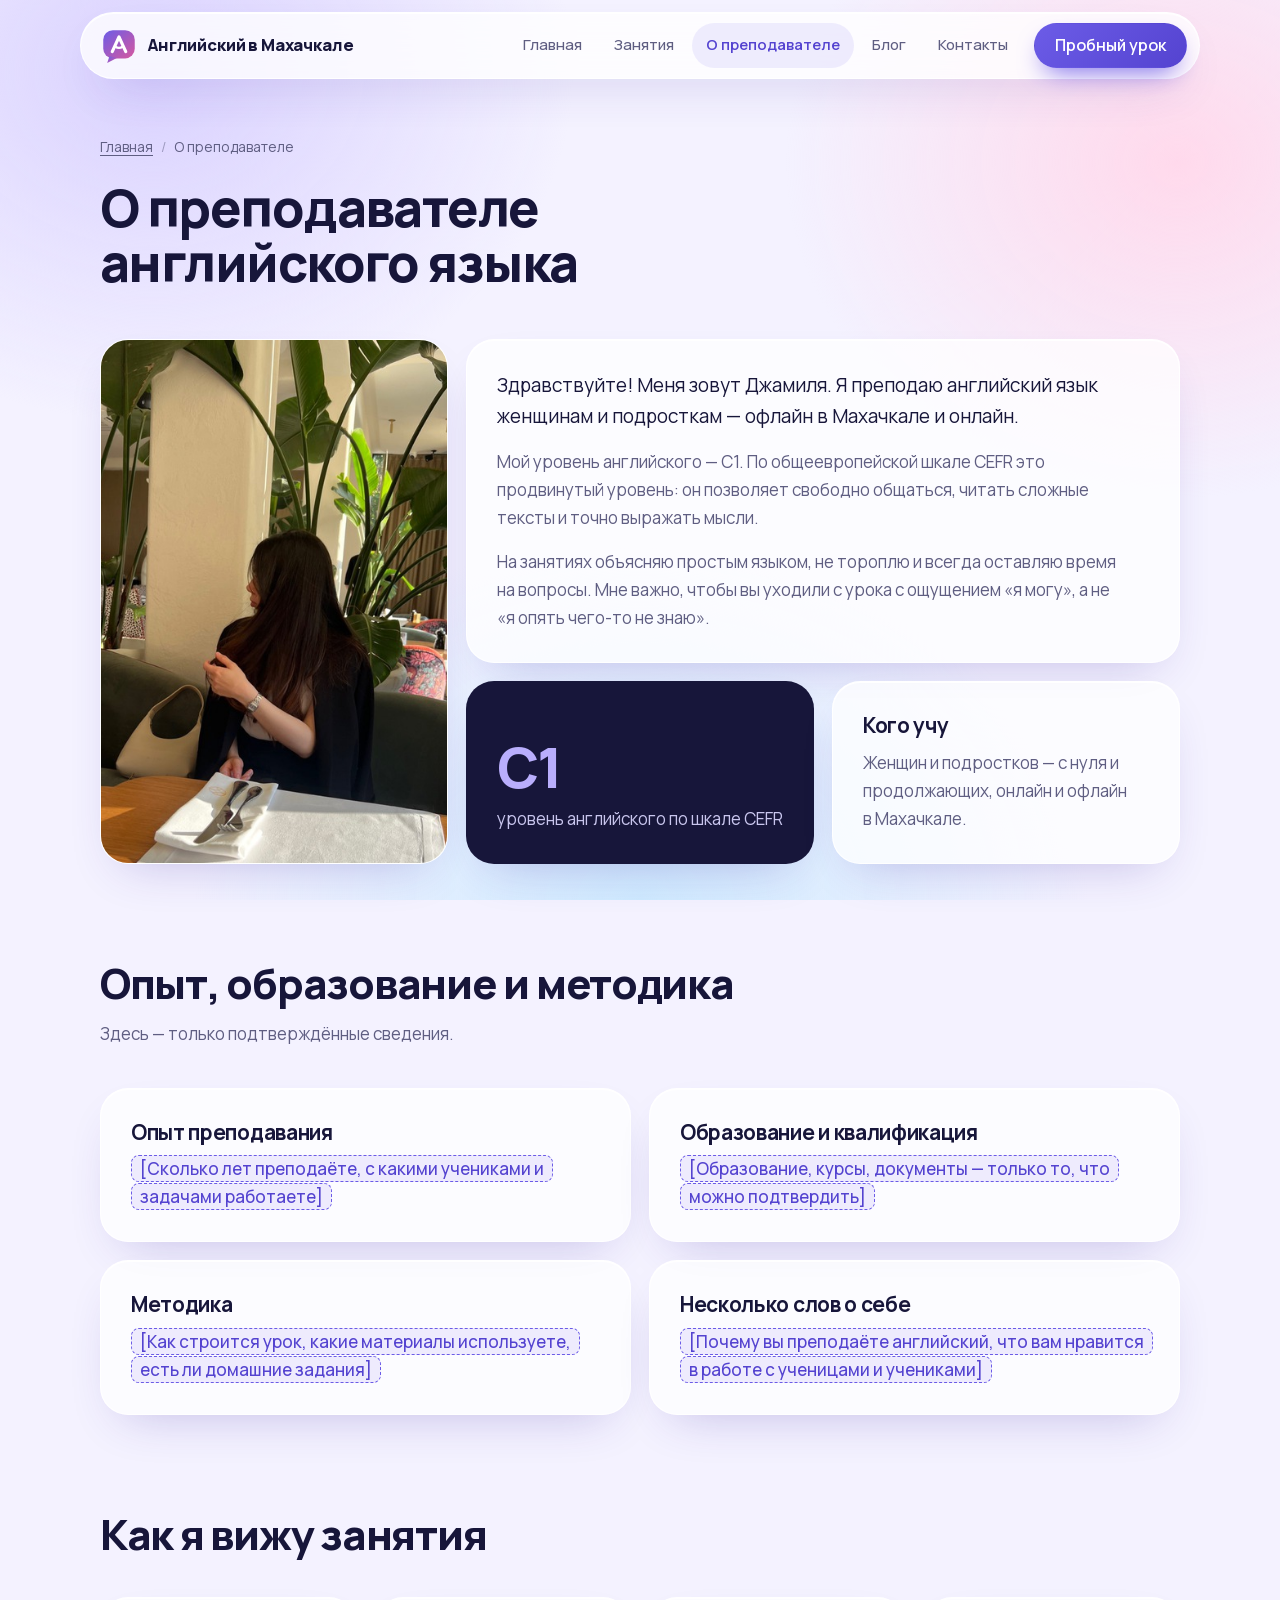
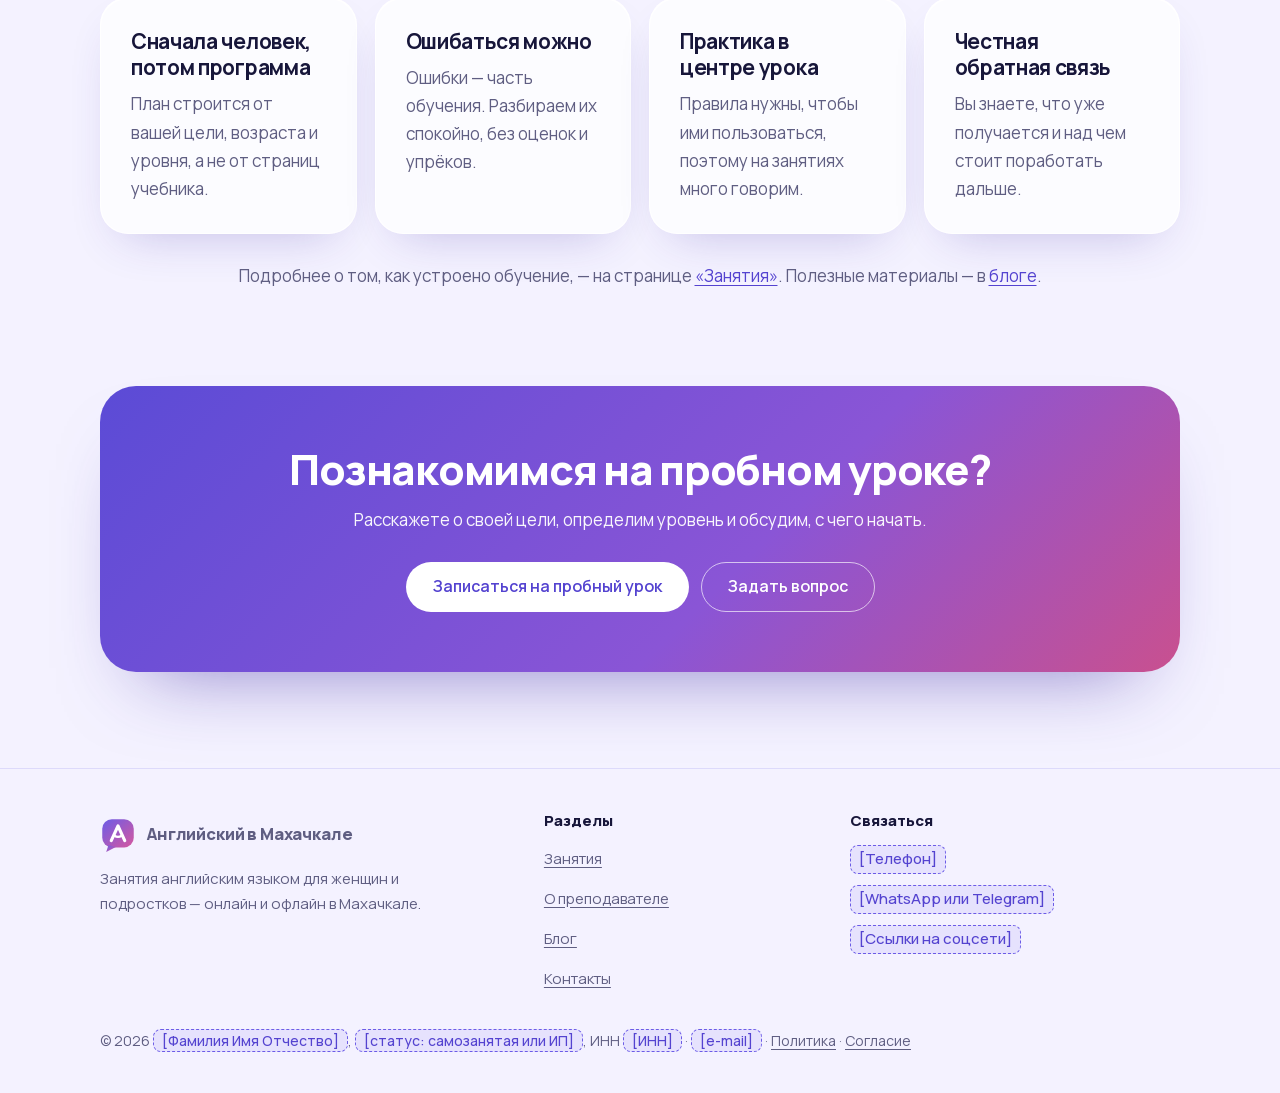
<file: o-prepodavatele.html>
<!doctype html>
<html lang="ru" class="no-js">
<head>
<meta charset="utf-8">
<meta name="viewport" content="width=device-width, initial-scale=1">
<title>Джамиля — репетитор английского в Махачкале, уровень C1</title>
<meta name="description" content="Джамиля — преподаватель английского языка, уровень C1. Подход к занятиям, работа с женщинами и подростками, онлайн и офлайн в Махачкале.">
<meta name="theme-color" content="#f4f2ff">
<meta property="og:type" content="profile">
<meta property="og:locale" content="ru_RU">
<meta property="og:title" content="Джамиля — преподаватель английского языка в Махачкале">
<meta property="og:description" content="Уровень английского — C1. Занятия для женщин и подростков онлайн и офлайн.">
<link rel="icon" href="favicon.svg" type="image/svg+xml">
<link rel="preload" href="fonts/manrope-cyrillic.woff2" as="font" type="font/woff2" crossorigin>
<link rel="stylesheet" href="css/style.css?v=7">
<script>document.documentElement.className = 'js'</script>
<script src="js/site.js?v=7" defer></script>
<script type="application/ld+json">
{
  "@context": "https://schema.org",
  "@type": "ProfilePage",
  "inLanguage": "ru",
  "mainEntity": {
    "@type": "Person",
    "name": "Джамиля",
    "jobTitle": "Преподаватель английского языка",
    "knowsLanguage": "en",
    "workLocation": {
      "@type": "City",
      "name": "Махачкала"
    },
    "description": "Преподаёт английский язык женщинам и подросткам онлайн и офлайн в Махачкале. Уровень английского — C1 по шкале CEFR."
  }
}
</script>
</head>
<body>
<a class="skip" href="#main">Перейти к содержанию</a>

<header class="site-header">
  <a class="logo" href="index.html" aria-label="Английский в Махачкале — на главную"><img class="logo-mark" src="images/logo.svg" width="36" height="36" alt="">Английский в Махачкале</a>
  <button class="nav-toggle" type="button" aria-expanded="false" aria-controls="site-nav"><span class="sr-only">Меню</span><span aria-hidden="true"></span></button>
  <nav id="site-nav" class="site-nav" aria-label="Основная навигация">
    <a href="index.html">Главная</a>
    <a href="zanyatiya.html">Занятия</a>
    <a href="o-prepodavatele.html" aria-current="page">О преподавателе</a>
    <a href="blog.html">Блог</a>
    <a href="kontakty.html">Контакты</a>
    <a class="btn" href="kontakty.html#zapis">Пробный урок</a>
  </nav>
</header>

<main id="main">
  <div class="wrap">

    <section class="page-hero">
      <nav aria-label="Хлебные крошки"><ol class="crumbs"><li><a href="index.html">Главная</a></li><li aria-current="page">О преподавателе</li></ol></nav>
      <h1>О преподавателе английского языка</h1>
    </section>

    <section class="section tight" aria-label="Знакомство">
      <div class="bento">
        <figure class="card photo b-photo">
          <img src="images/prepodavatel-angliyskogo.jpg" width="640" height="640" alt="Джамиля, преподаватель английского языка в Махачкале, за столиком в кафе среди зелени">
        </figure>
        <div class="card b-intro">
          <p class="lead strong">Здравствуйте! Меня зовут Джамиля. Я преподаю английский язык женщинам и подросткам — офлайн в Махачкале и онлайн.</p>
          <p>Мой уровень английского — C1. По общеевропейской шкале CEFR это продвинутый уровень: он позволяет свободно общаться, читать сложные тексты и точно выражать мысли.</p>
          <p>На занятиях объясняю простым языком, не тороплю и всегда оставляю время на вопросы. Мне важно, чтобы вы уходили с урока с ощущением «я могу», а не «я опять чего-то не знаю».</p>
        </div>
        <div class="card dark b-stat">
          <p class="big">C1</p>
          <p>уровень английского по шкале CEFR</p>
        </div>
        <div class="card b-stat">
          <h2 class="h3">Кого учу</h2>
          <p>Женщин и подростков — с нуля и продолжающих, онлайн и офлайн в Махачкале.</p>
        </div>
      </div>
    </section>

    <section class="section" aria-labelledby="h-korotko">
      <div class="section-head left">
        <h2 id="h-korotko">Опыт, образование и методика</h2>
        <p>Здесь — только подтверждённые сведения.</p>
      </div>
      <div class="grid g2">
        <div class="card">
          <h3>Опыт преподавания</h3>
          <p><span class="fill">[Сколько лет преподаёте, с какими учениками и задачами работаете]</span></p>
        </div>
        <div class="card">
          <h3>Образование и квалификация</h3>
          <p><span class="fill">[Образование, курсы, документы — только то, что можно подтвердить]</span></p>
        </div>
        <div class="card">
          <h3>Методика</h3>
          <p><span class="fill">[Как строится урок, какие материалы используете, есть ли домашние задания]</span></p>
        </div>
        <div class="card">
          <h3>Несколько слов о себе</h3>
          <p><span class="fill">[Почему вы преподаёте английский, что вам нравится в работе с ученицами и учениками]</span></p>
        </div>
      </div>
    </section>

    <section class="section" aria-labelledby="h-principy">
      <div class="section-head left">
        <h2 id="h-principy">Как я вижу занятия</h2>
      </div>
      <div class="grid g4">
        <div class="card">
          <h3>Сначала человек, потом программа</h3>
          <p>План строится от вашей цели, возраста и уровня, а не от страниц учебника.</p>
        </div>
        <div class="card">
          <h3>Ошибаться можно</h3>
          <p>Ошибки — часть обучения. Разбираем их спокойно, без оценок и упрёков.</p>
        </div>
        <div class="card">
          <h3>Практика в центре урока</h3>
          <p>Правила нужны, чтобы ими пользоваться, поэтому на занятиях много говорим.</p>
        </div>
        <div class="card">
          <h3>Честная обратная связь</h3>
          <p>Вы знаете, что уже получается и над чем стоит поработать дальше.</p>
        </div>
      </div>
      <p class="hint">Подробнее о том, как устроено обучение, — на странице <a href="zanyatiya.html">«Занятия»</a>. Полезные материалы — в <a href="blog.html">блоге</a>.</p>
    </section>

    <section class="cta">
      <h2>Познакомимся на пробном уроке?</h2>
      <p>Расскажете о своей цели, определим уровень и обсудим, с чего начать.</p>
      <div class="actions">
        <a class="btn" href="kontakty.html#zapis">Записаться на пробный урок</a>
        <a class="btn btn-ghost" href="kontakty.html#svyaz">Задать вопрос</a>
      </div>
    </section>

  </div>
</main>

<footer class="site-footer">
  <div class="wrap">
    <div class="footer-grid">
      <div>
        <a class="logo" href="index.html"><img class="logo-mark" src="images/logo.svg" width="36" height="36" alt="">Английский в Махачкале</a>
        <p>Занятия английским языком для женщин и подростков — онлайн и офлайн в Махачкале.</p>
      </div>
      <nav aria-label="Разделы сайта">
        <h2>Разделы</h2>
        <ul>
          <li><a href="zanyatiya.html">Занятия</a></li>
          <li><a href="o-prepodavatele.html">О преподавателе</a></li>
          <li><a href="blog.html">Блог</a></li>
          <li><a href="kontakty.html">Контакты</a></li>
        </ul>
      </nav>
      <div>
        <h2>Связаться</h2>
        <ul>
          <li><span class="fill">[Телефон]</span></li>
          <li><span class="fill">[WhatsApp или Telegram]</span></li>
          <li><span class="fill">[Ссылки на соцсети]</span></li>
        </ul>
      </div>
    </div>
    <p class="footer-bottom">© 2026 <span class="fill">[Фамилия Имя Отчество]</span>, <span class="fill">[статус: самозанятая или ИП]</span>, ИНН <span class="fill">[ИНН]</span> · <span class="fill">[e-mail]</span> · <a href="politika-konfidentsialnosti.html">Политика</a> · <a href="soglasie.html">Согласие</a></p>
  </div>
</footer>

<a class="btn mobile-cta" href="kontakty.html#zapis">Записаться на пробный урок</a>
</body>
</html>
</file>
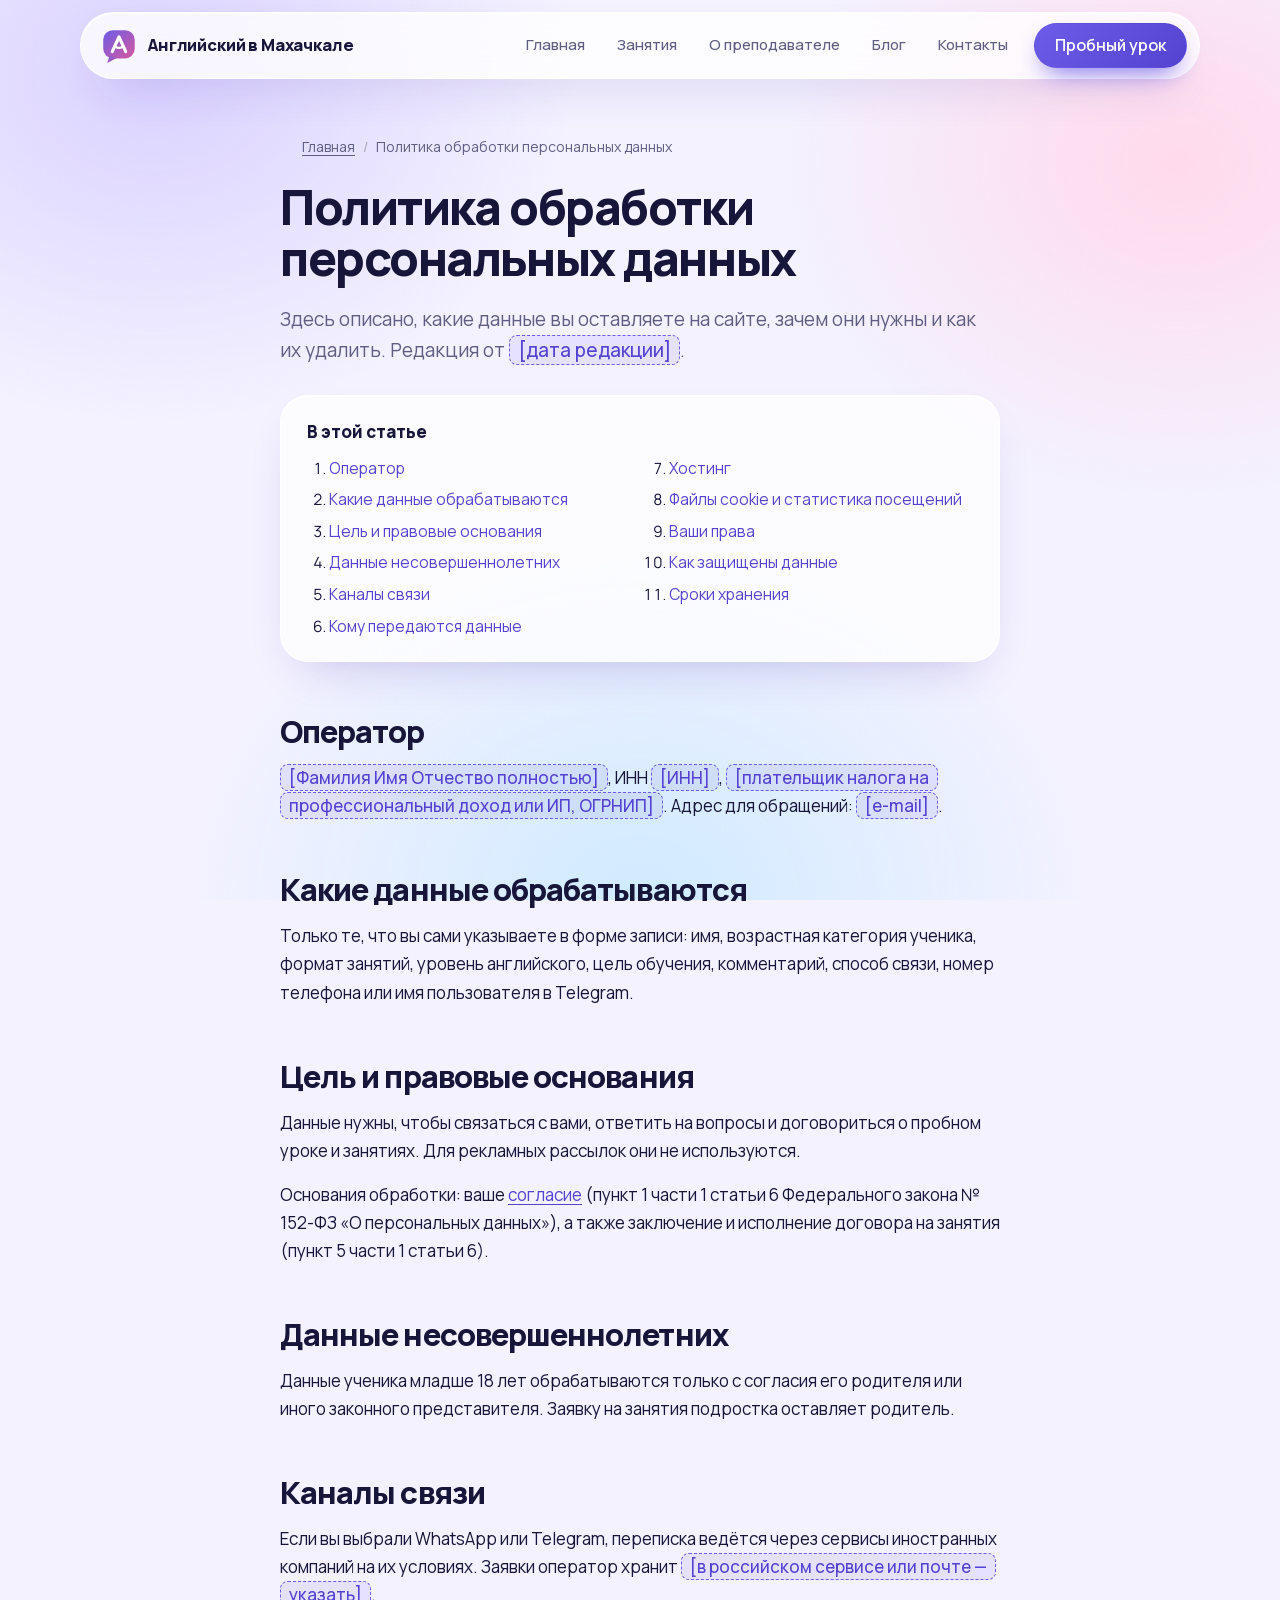
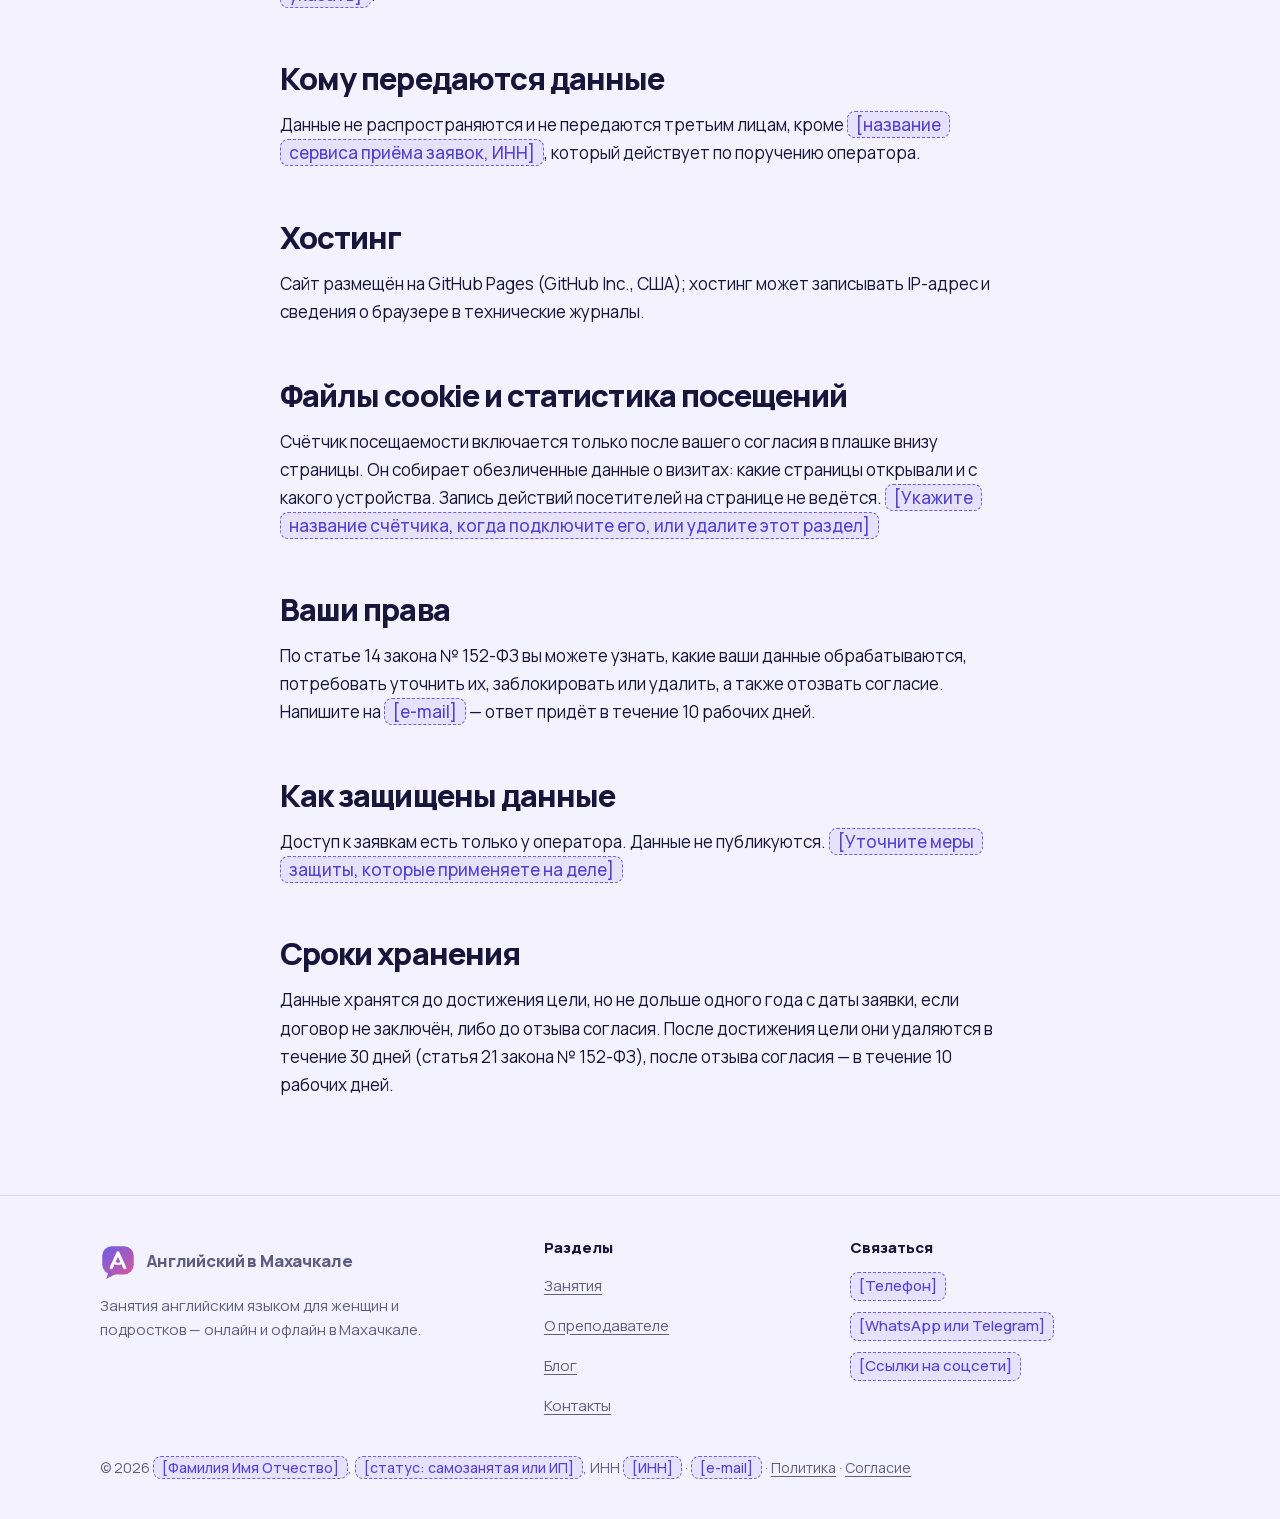
<file: politika-konfidentsialnosti.html>
<!doctype html>
<html lang="ru" class="no-js">
<head>
<meta charset="utf-8">
<meta name="viewport" content="width=device-width, initial-scale=1">
<meta name="robots" content="noindex">
<title>Политика обработки персональных данных — Английский в Махачкале</title>
<meta name="description" content="Как обрабатываются персональные данные, которые вы оставляете в форме записи на занятия английским языком.">
<meta name="theme-color" content="#f4f2ff">
<link rel="icon" href="favicon.svg" type="image/svg+xml">
<link rel="preload" href="fonts/manrope-cyrillic.woff2" as="font" type="font/woff2" crossorigin>
<link rel="stylesheet" href="css/style.css?v=7">
<script>document.documentElement.className = 'js'</script>
<script src="js/site.js?v=7" defer></script>
</head>
<body>
<a class="skip" href="#main">Перейти к содержанию</a>

<header class="site-header">
  <a class="logo" href="index.html" aria-label="Английский в Махачкале — на главную"><img class="logo-mark" src="images/logo.svg" width="36" height="36" alt="">Английский в Махачкале</a>
  <button class="nav-toggle" type="button" aria-expanded="false" aria-controls="site-nav"><span class="sr-only">Меню</span><span aria-hidden="true"></span></button>
  <nav id="site-nav" class="site-nav" aria-label="Основная навигация">
    <a href="index.html">Главная</a>
    <a href="zanyatiya.html">Занятия</a>
    <a href="o-prepodavatele.html">О преподавателе</a>
    <a href="blog.html">Блог</a>
    <a href="kontakty.html">Контакты</a>
    <a class="btn" href="kontakty.html#zapis">Пробный урок</a>
  </nav>
</header>

<main id="main">
  <div class="wrap">
    <!-- Текст составлен по рекомендациям юриста. Перед публикацией заполните поля в скобках и сверьте с тем, как данные хранятся на деле. -->
    <article class="article">
      <nav aria-label="Хлебные крошки"><ol class="crumbs"><li><a href="index.html">Главная</a></li><li aria-current="page">Политика обработки персональных данных</li></ol></nav>
      <h1>Политика обработки персональных данных</h1>
      <p class="lead">Здесь описано, какие данные вы оставляете на сайте, зачем они нужны и как их удалить. Редакция от <span class="fill">[дата редакции]</span>.</p>

      <h2>Оператор</h2>
      <p><span class="fill">[Фамилия Имя Отчество полностью]</span>, ИНН <span class="fill">[ИНН]</span>, <span class="fill">[плательщик налога на профессиональный доход или ИП, ОГРНИП]</span>. Адрес для обращений: <span class="fill">[e-mail]</span>.</p>

      <h2>Какие данные обрабатываются</h2>
      <p>Только те, что вы сами указываете в форме записи: имя, возрастная категория ученика, формат занятий, уровень английского, цель обучения, комментарий, способ связи, номер телефона или имя пользователя в Telegram.</p>

      <h2>Цель и правовые основания</h2>
      <p>Данные нужны, чтобы связаться с вами, ответить на вопросы и договориться о пробном уроке и занятиях. Для рекламных рассылок они не используются.</p>
      <p>Основания обработки: ваше <a href="soglasie.html">согласие</a> (пункт 1 части 1 статьи 6 Федерального закона № 152-ФЗ «О персональных данных»), а также заключение и исполнение договора на занятия (пункт 5 части 1 статьи 6).</p>

      <h2>Данные несовершеннолетних</h2>
      <p>Данные ученика младше 18 лет обрабатываются только с согласия его родителя или иного законного представителя. Заявку на занятия подростка оставляет родитель.</p>

      <h2>Каналы связи</h2>
      <p>Если вы выбрали WhatsApp или Telegram, переписка ведётся через сервисы иностранных компаний на их условиях. Заявки оператор хранит <span class="fill">[в российском сервисе или почте — указать]</span>.</p>

      <h2>Кому передаются данные</h2>
      <p>Данные не распространяются и не передаются третьим лицам, кроме <span class="fill">[название сервиса приёма заявок, ИНН]</span>, который действует по поручению оператора.</p>

      <h2>Хостинг</h2>
      <p>Сайт размещён на GitHub Pages (GitHub Inc., США); хостинг может записывать IP-адрес и сведения о браузере в технические журналы.</p>

      <h2>Файлы cookie и статистика посещений</h2>
      <p>Счётчик посещаемости включается только после вашего согласия в плашке внизу страницы. Он собирает обезличенные данные о визитах: какие страницы открывали и с какого устройства. Запись действий посетителей на странице не ведётся. <span class="fill">[Укажите название счётчика, когда подключите его, или удалите этот раздел]</span></p>

      <h2>Ваши права</h2>
      <p>По статье 14 закона № 152-ФЗ вы можете узнать, какие ваши данные обрабатываются, потребовать уточнить их, заблокировать или удалить, а также отозвать согласие. Напишите на <span class="fill">[e-mail]</span> — ответ придёт в течение 10 рабочих дней.</p>

      <h2>Как защищены данные</h2>
      <p>Доступ к заявкам есть только у оператора. Данные не публикуются. <span class="fill">[Уточните меры защиты, которые применяете на деле]</span></p>

      <h2>Сроки хранения</h2>
      <p>Данные хранятся до достижения цели, но не дольше одного года с даты заявки, если договор не заключён, либо до отзыва согласия. После достижения цели они удаляются в течение 30 дней (статья 21 закона № 152-ФЗ), после отзыва согласия — в течение 10 рабочих дней.</p>
    </article>
  </div>
</main>

<footer class="site-footer">
  <div class="wrap">
    <div class="footer-grid">
      <div>
        <a class="logo" href="index.html"><img class="logo-mark" src="images/logo.svg" width="36" height="36" alt="">Английский в Махачкале</a>
        <p>Занятия английским языком для женщин и подростков — онлайн и офлайн в Махачкале.</p>
      </div>
      <nav aria-label="Разделы сайта">
        <h2>Разделы</h2>
        <ul>
          <li><a href="zanyatiya.html">Занятия</a></li>
          <li><a href="o-prepodavatele.html">О преподавателе</a></li>
          <li><a href="blog.html">Блог</a></li>
          <li><a href="kontakty.html">Контакты</a></li>
        </ul>
      </nav>
      <div>
        <h2>Связаться</h2>
        <ul>
          <li><span class="fill">[Телефон]</span></li>
          <li><span class="fill">[WhatsApp или Telegram]</span></li>
          <li><span class="fill">[Ссылки на соцсети]</span></li>
        </ul>
      </div>
    </div>
    <p class="footer-bottom">© 2026 <span class="fill">[Фамилия Имя Отчество]</span>, <span class="fill">[статус: самозанятая или ИП]</span>, ИНН <span class="fill">[ИНН]</span> · <span class="fill">[e-mail]</span> · <a href="politika-konfidentsialnosti.html">Политика</a> · <a href="soglasie.html">Согласие</a></p>
  </div>
</footer>

<a class="btn mobile-cta" href="kontakty.html#zapis">Записаться на пробный урок</a>
</body>
</html>
</file>
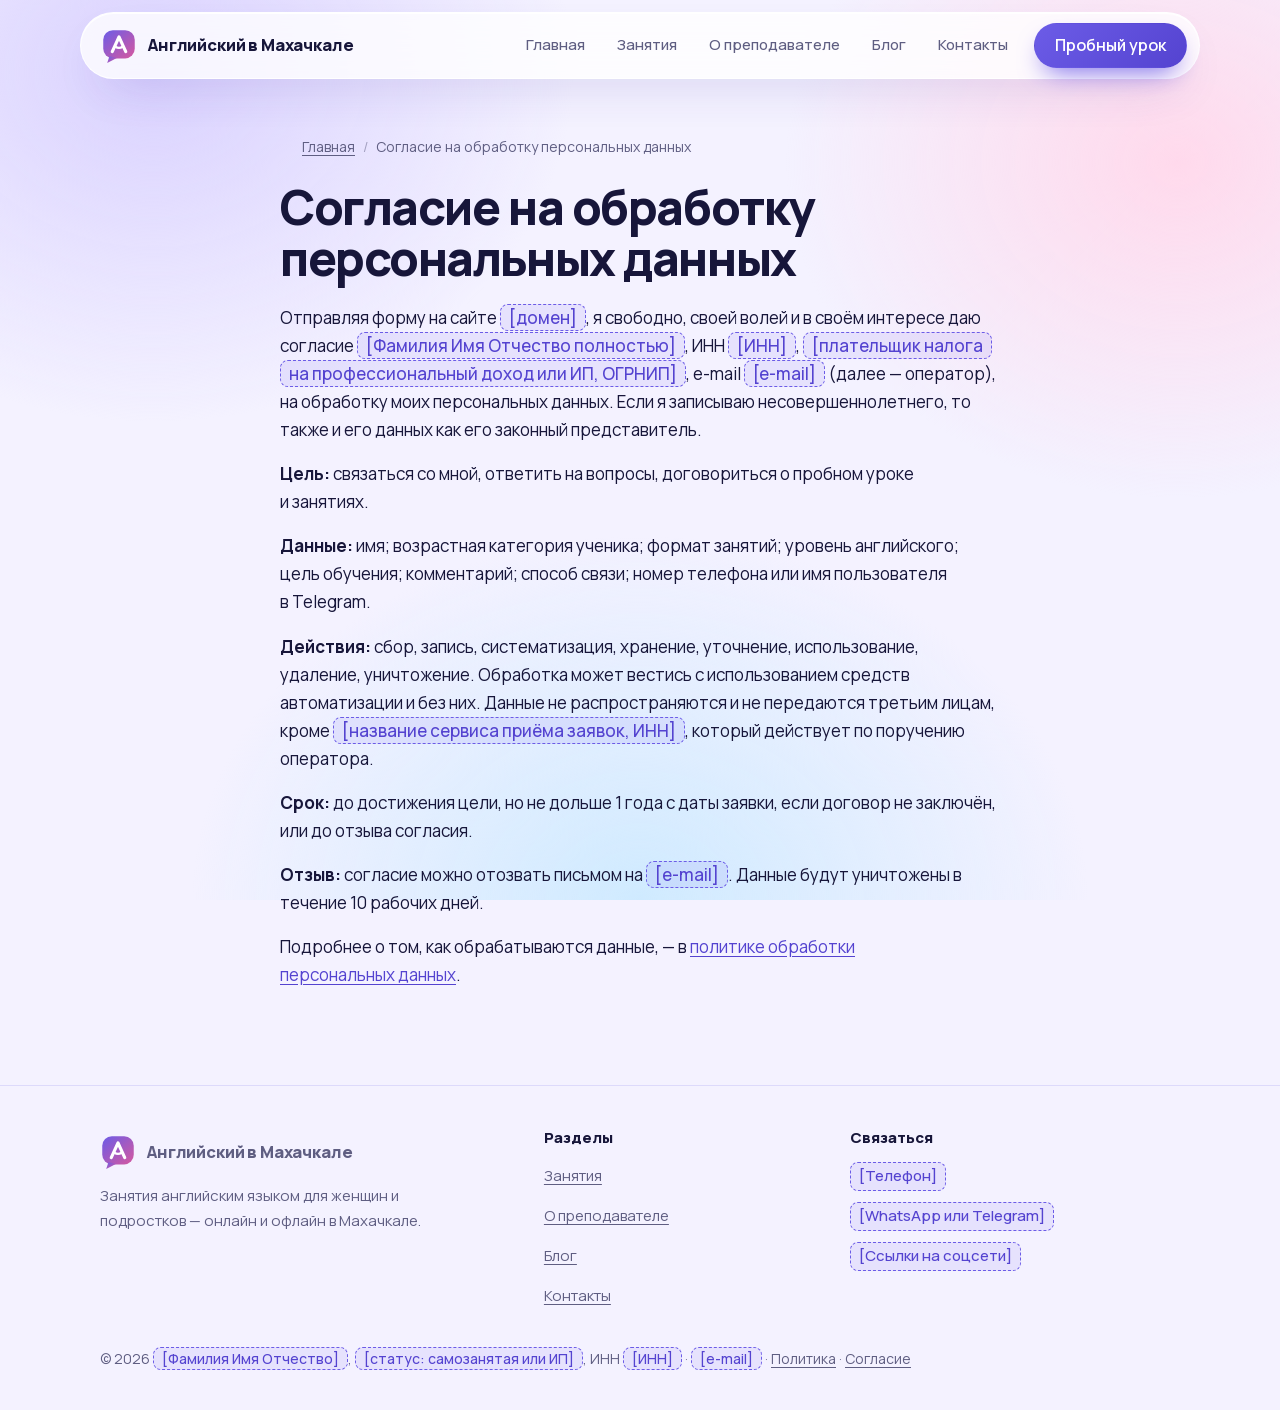
<file: soglasie.html>
<!doctype html>
<html lang="ru" class="no-js">
<head>
<meta charset="utf-8">
<meta name="viewport" content="width=device-width, initial-scale=1">
<meta name="robots" content="noindex">
<title>Согласие на обработку персональных данных — Английский в Махачкале</title>
<meta name="description" content="Текст согласия на обработку персональных данных, которое вы даёте, отправляя форму записи на сайте.">
<meta name="theme-color" content="#f4f2ff">
<link rel="icon" href="favicon.svg" type="image/svg+xml">
<link rel="preload" href="fonts/manrope-cyrillic.woff2" as="font" type="font/woff2" crossorigin>
<link rel="stylesheet" href="css/style.css?v=7">
<script>document.documentElement.className = 'js'</script>
<script src="js/site.js?v=7" defer></script>
</head>
<body>
<a class="skip" href="#main">Перейти к содержанию</a>

<header class="site-header">
  <a class="logo" href="index.html" aria-label="Английский в Махачкале — на главную"><img class="logo-mark" src="images/logo.svg" width="36" height="36" alt="">Английский в Махачкале</a>
  <button class="nav-toggle" type="button" aria-expanded="false" aria-controls="site-nav"><span class="sr-only">Меню</span><span aria-hidden="true"></span></button>
  <nav id="site-nav" class="site-nav" aria-label="Основная навигация">
    <a href="index.html">Главная</a>
    <a href="zanyatiya.html">Занятия</a>
    <a href="o-prepodavatele.html">О преподавателе</a>
    <a href="blog.html">Блог</a>
    <a href="kontakty.html">Контакты</a>
    <a class="btn" href="kontakty.html#zapis">Пробный урок</a>
  </nav>
</header>

<main id="main">
  <div class="wrap">
    <!-- Текст составлен по рекомендациям юриста. Перед публикацией заполните поля в скобках. -->
    <article class="article">
      <nav aria-label="Хлебные крошки"><ol class="crumbs"><li><a href="index.html">Главная</a></li><li aria-current="page">Согласие на обработку персональных данных</li></ol></nav>
      <h1>Согласие на обработку персональных данных</h1>
      <p>Отправляя форму на сайте <span class="fill">[домен]</span>, я свободно, своей волей и в своём интересе даю согласие <span class="fill">[Фамилия Имя Отчество полностью]</span>, ИНН <span class="fill">[ИНН]</span>, <span class="fill">[плательщик налога на профессиональный доход или ИП, ОГРНИП]</span>, e-mail <span class="fill">[e-mail]</span> (далее — оператор), на обработку моих персональных данных. Если я записываю несовершеннолетнего, то также и его данных как его законный представитель.</p>
      <p><strong>Цель:</strong> связаться со мной, ответить на вопросы, договориться о пробном уроке и занятиях.</p>
      <p><strong>Данные:</strong> имя; возрастная категория ученика; формат занятий; уровень английского; цель обучения; комментарий; способ связи; номер телефона или имя пользователя в Telegram.</p>
      <p><strong>Действия:</strong> сбор, запись, систематизация, хранение, уточнение, использование, удаление, уничтожение. Обработка может вестись с использованием средств автоматизации и без них. Данные не распространяются и не передаются третьим лицам, кроме <span class="fill">[название сервиса приёма заявок, ИНН]</span>, который действует по поручению оператора.</p>
      <p><strong>Срок:</strong> до достижения цели, но не дольше 1 года с даты заявки, если договор не заключён, или до отзыва согласия.</p>
      <p><strong>Отзыв:</strong> согласие можно отозвать письмом на <span class="fill">[e-mail]</span>. Данные будут уничтожены в течение 10 рабочих дней.</p>
      <p>Подробнее о том, как обрабатываются данные, — в <a href="politika-konfidentsialnosti.html">политике обработки персональных данных</a>.</p>
    </article>
  </div>
</main>

<footer class="site-footer">
  <div class="wrap">
    <div class="footer-grid">
      <div>
        <a class="logo" href="index.html"><img class="logo-mark" src="images/logo.svg" width="36" height="36" alt="">Английский в Махачкале</a>
        <p>Занятия английским языком для женщин и подростков — онлайн и офлайн в Махачкале.</p>
      </div>
      <nav aria-label="Разделы сайта">
        <h2>Разделы</h2>
        <ul>
          <li><a href="zanyatiya.html">Занятия</a></li>
          <li><a href="o-prepodavatele.html">О преподавателе</a></li>
          <li><a href="blog.html">Блог</a></li>
          <li><a href="kontakty.html">Контакты</a></li>
        </ul>
      </nav>
      <div>
        <h2>Связаться</h2>
        <ul>
          <li><span class="fill">[Телефон]</span></li>
          <li><span class="fill">[WhatsApp или Telegram]</span></li>
          <li><span class="fill">[Ссылки на соцсети]</span></li>
        </ul>
      </div>
    </div>
    <p class="footer-bottom">© 2026 <span class="fill">[Фамилия Имя Отчество]</span>, <span class="fill">[статус: самозанятая или ИП]</span>, ИНН <span class="fill">[ИНН]</span> · <span class="fill">[e-mail]</span> · <a href="politika-konfidentsialnosti.html">Политика</a> · <a href="soglasie.html">Согласие</a></p>
  </div>
</footer>

<a class="btn mobile-cta" href="kontakty.html#zapis">Записаться на пробный урок</a>
</body>
</html>
</file>
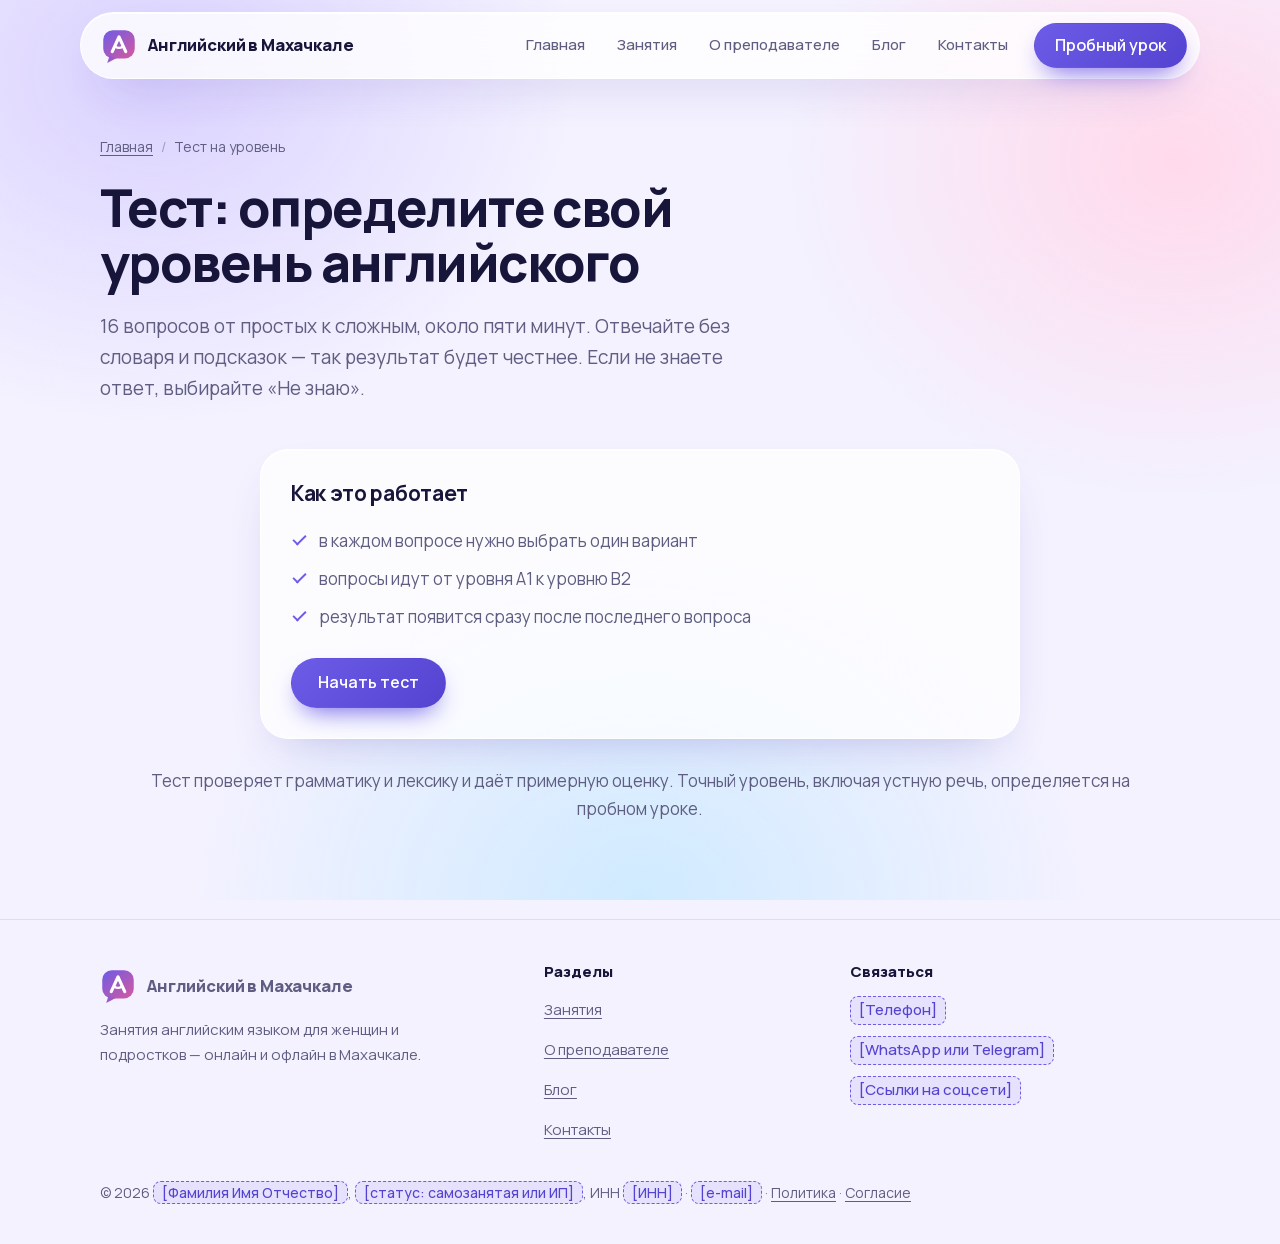
<file: test-urovnya.html>
<!doctype html>
<html lang="ru" class="no-js">
<head>
<meta charset="utf-8">
<meta name="viewport" content="width=device-width, initial-scale=1">
<title>Тест на уровень английского онлайн — бесплатно, 16 вопросов</title>
<meta name="description" content="Определите свой уровень английского за пять минут: 16 вопросов от A1 до B2, результат сразу. После теста можно записаться на пробный урок в Махачкале или онлайн.">
<meta name="theme-color" content="#f4f2ff">
<meta property="og:type" content="website">
<meta property="og:locale" content="ru_RU">
<meta property="og:title" content="Тест: определите свой уровень английского">
<meta property="og:description" content="16 вопросов, около пяти минут, результат сразу.">
<link rel="icon" href="favicon.svg" type="image/svg+xml">
<link rel="preload" href="fonts/manrope-cyrillic.woff2" as="font" type="font/woff2" crossorigin>
<link rel="stylesheet" href="css/style.css?v=7">
<script>document.documentElement.className = 'js'</script>
<script src="js/site.js?v=7" defer></script>
<script src="js/test.js?v=7" defer></script>
</head>
<body>
<a class="skip" href="#main">Перейти к содержанию</a>

<header class="site-header">
  <a class="logo" href="index.html" aria-label="Английский в Махачкале — на главную"><img class="logo-mark" src="images/logo.svg" width="36" height="36" alt="">Английский в Махачкале</a>
  <button class="nav-toggle" type="button" aria-expanded="false" aria-controls="site-nav"><span class="sr-only">Меню</span><span aria-hidden="true"></span></button>
  <nav id="site-nav" class="site-nav" aria-label="Основная навигация">
    <a href="index.html">Главная</a>
    <a href="zanyatiya.html">Занятия</a>
    <a href="o-prepodavatele.html">О преподавателе</a>
    <a href="blog.html">Блог</a>
    <a href="kontakty.html">Контакты</a>
    <a class="btn" href="kontakty.html#zapis">Пробный урок</a>
  </nav>
</header>

<main id="main">
  <div class="wrap">

    <section class="page-hero">
      <nav aria-label="Хлебные крошки"><ol class="crumbs"><li><a href="index.html">Главная</a></li><li aria-current="page">Тест на уровень</li></ol></nav>
      <h1>Тест: определите свой уровень английского</h1>
      <p class="lead">16 вопросов от простых к сложным, около пяти минут. Отвечайте без словаря и подсказок — так результат будет честнее. Если не знаете ответ, выбирайте «Не знаю».</p>
    </section>

    <section class="section tight" aria-label="Тест">
      <div class="card quiz" id="quiz">
        <noscript><p>Для теста нужен включённый JavaScript. Уровень можно определить и на пробном уроке — <a href="kontakty.html">напишите мне</a>.</p></noscript>
        <div class="quiz-start">
          <h2 class="h3">Как это работает</h2>
          <ul class="ticks">
            <li>в каждом вопросе нужно выбрать один вариант</li>
            <li>вопросы идут от уровня A1 к уровню B2</li>
            <li>результат появится сразу после последнего вопроса</li>
          </ul>
          <button class="btn" type="button" data-quiz-start>Начать тест</button>
        </div>
      </div>
      <p class="hint">Тест проверяет грамматику и лексику и даёт примерную оценку. Точный уровень, включая устную речь, определяется на пробном уроке.</p>
    </section>

  </div>
</main>

<footer class="site-footer">
  <div class="wrap">
    <div class="footer-grid">
      <div>
        <a class="logo" href="index.html"><img class="logo-mark" src="images/logo.svg" width="36" height="36" alt="">Английский в Махачкале</a>
        <p>Занятия английским языком для женщин и подростков — онлайн и офлайн в Махачкале.</p>
      </div>
      <nav aria-label="Разделы сайта">
        <h2>Разделы</h2>
        <ul>
          <li><a href="zanyatiya.html">Занятия</a></li>
          <li><a href="o-prepodavatele.html">О преподавателе</a></li>
          <li><a href="blog.html">Блог</a></li>
          <li><a href="kontakty.html">Контакты</a></li>
        </ul>
      </nav>
      <div>
        <h2>Связаться</h2>
        <ul>
          <li><span class="fill">[Телефон]</span></li>
          <li><span class="fill">[WhatsApp или Telegram]</span></li>
          <li><span class="fill">[Ссылки на соцсети]</span></li>
        </ul>
      </div>
    </div>
    <p class="footer-bottom">© 2026 <span class="fill">[Фамилия Имя Отчество]</span>, <span class="fill">[статус: самозанятая или ИП]</span>, ИНН <span class="fill">[ИНН]</span> · <span class="fill">[e-mail]</span> · <a href="politika-konfidentsialnosti.html">Политика</a> · <a href="soglasie.html">Согласие</a></p>
  </div>
</footer>

<a class="btn mobile-cta" href="kontakty.html#zapis">Записаться на пробный урок</a>
</body>
</html>
</file>
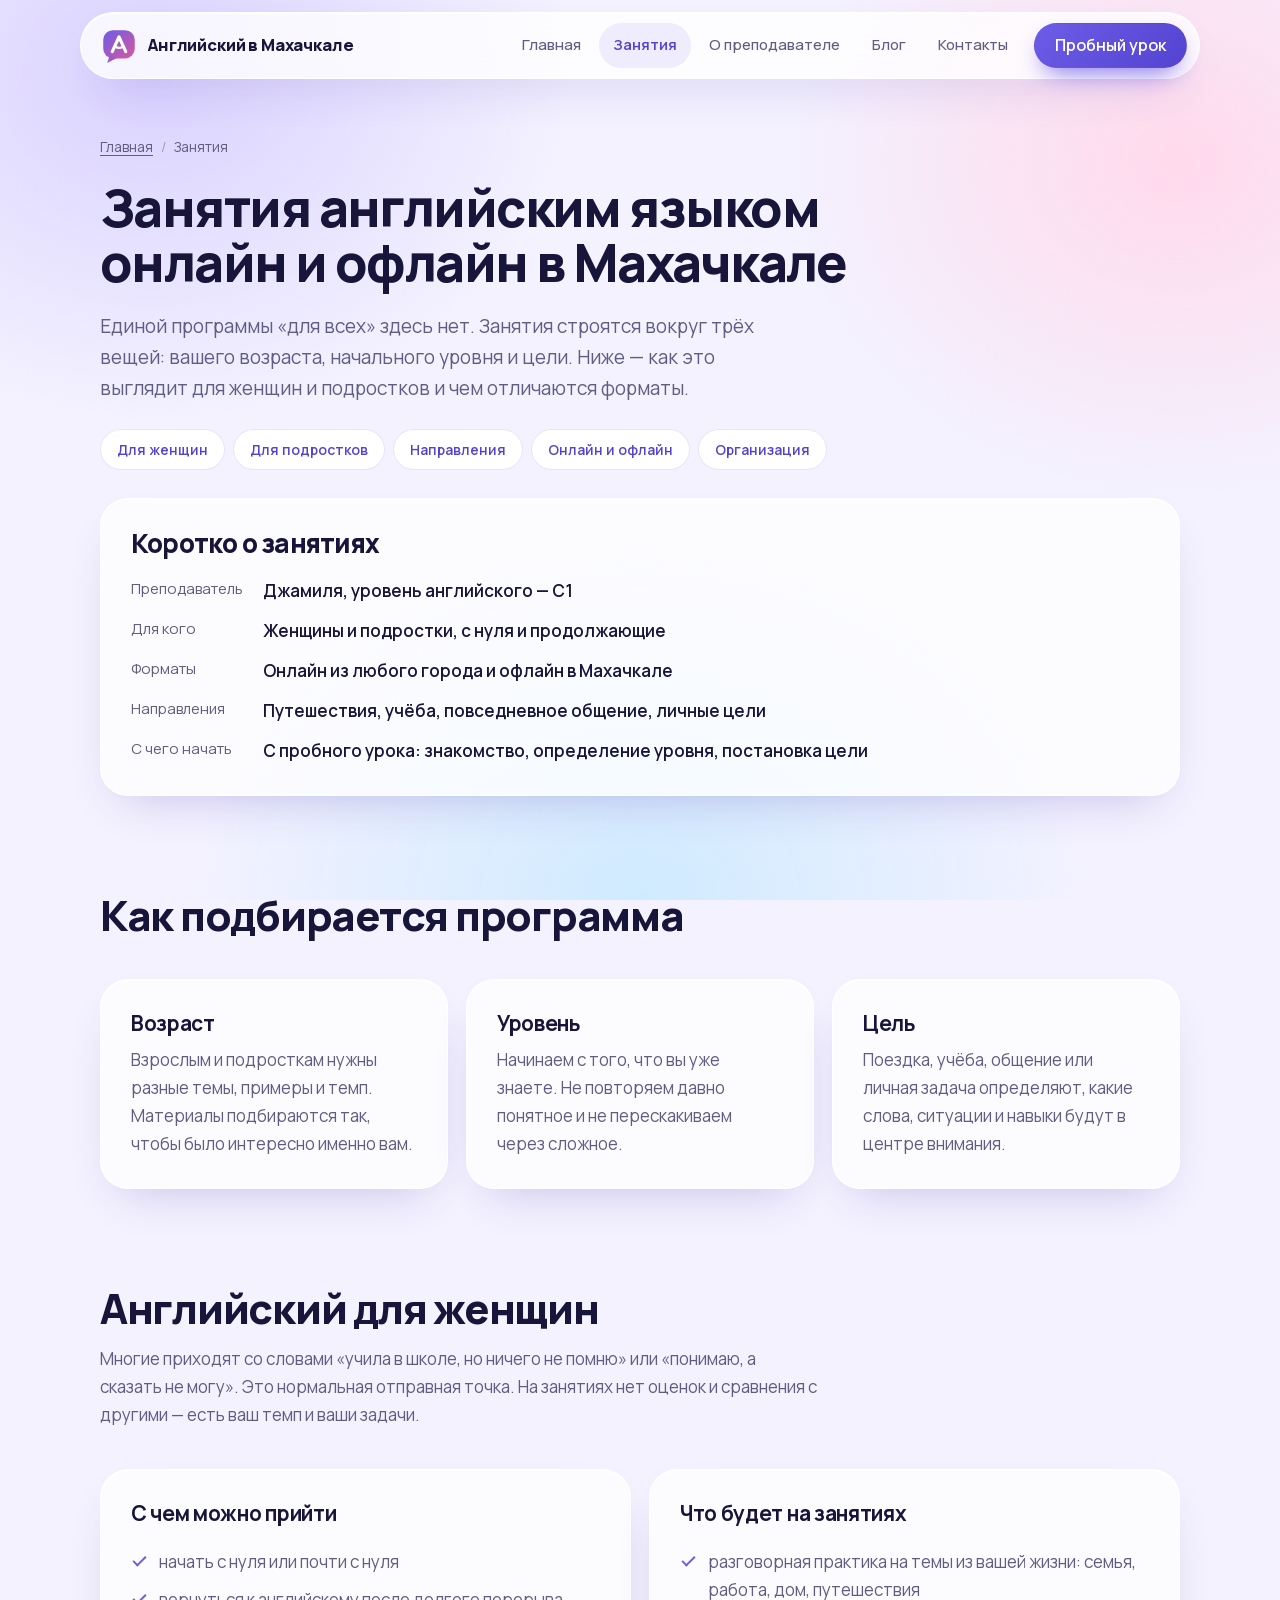
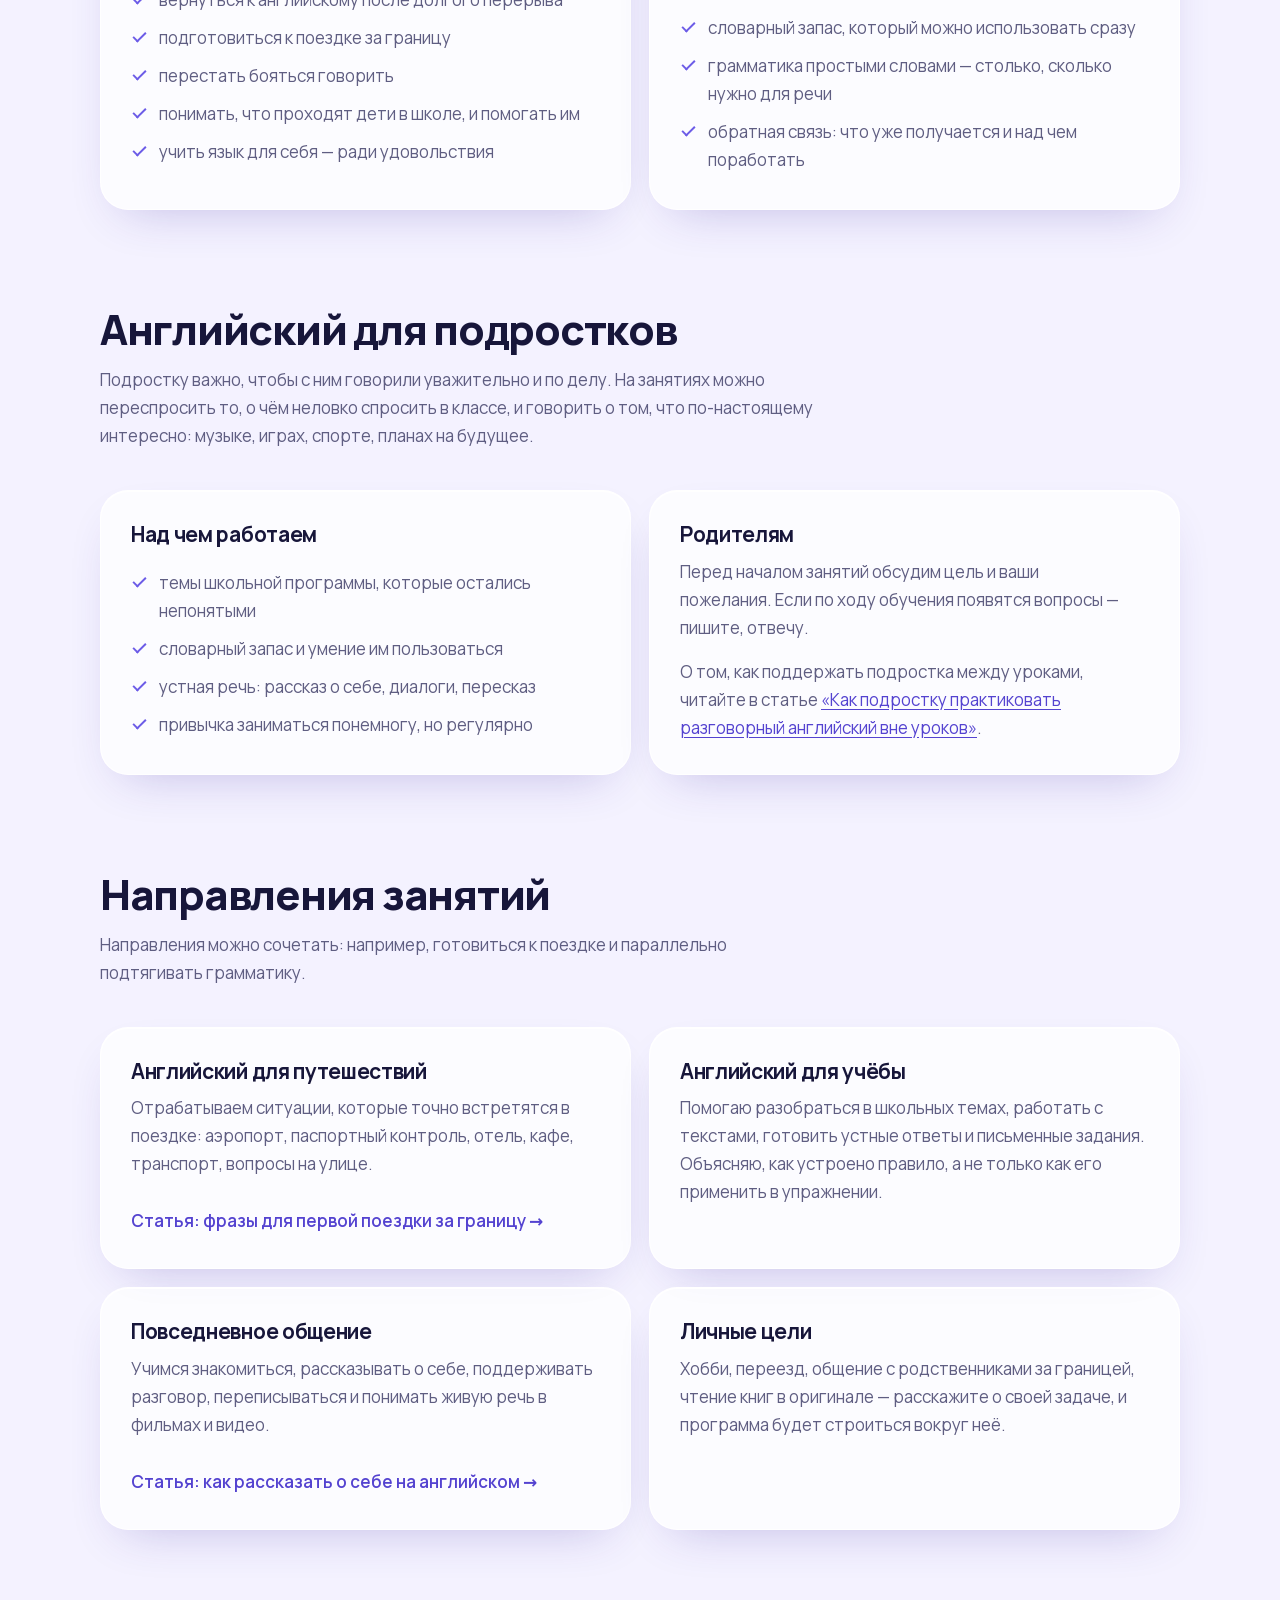
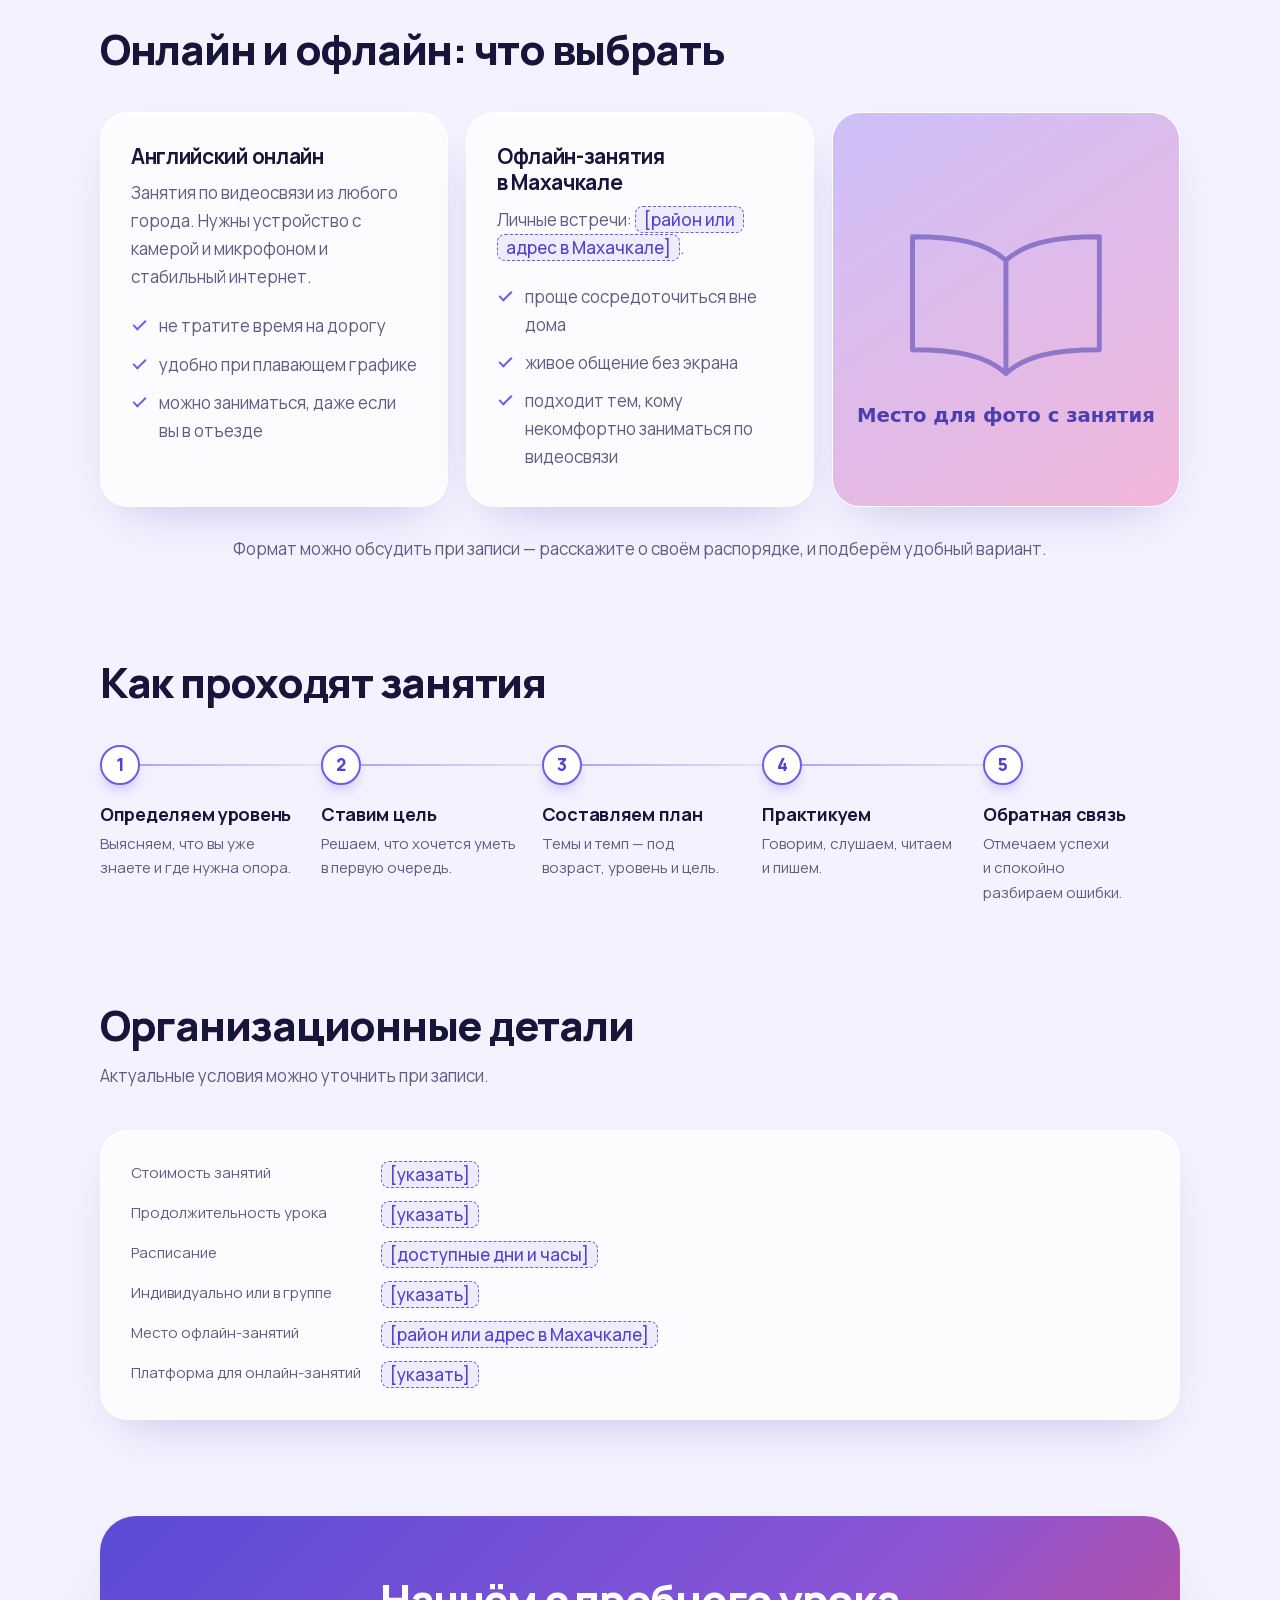
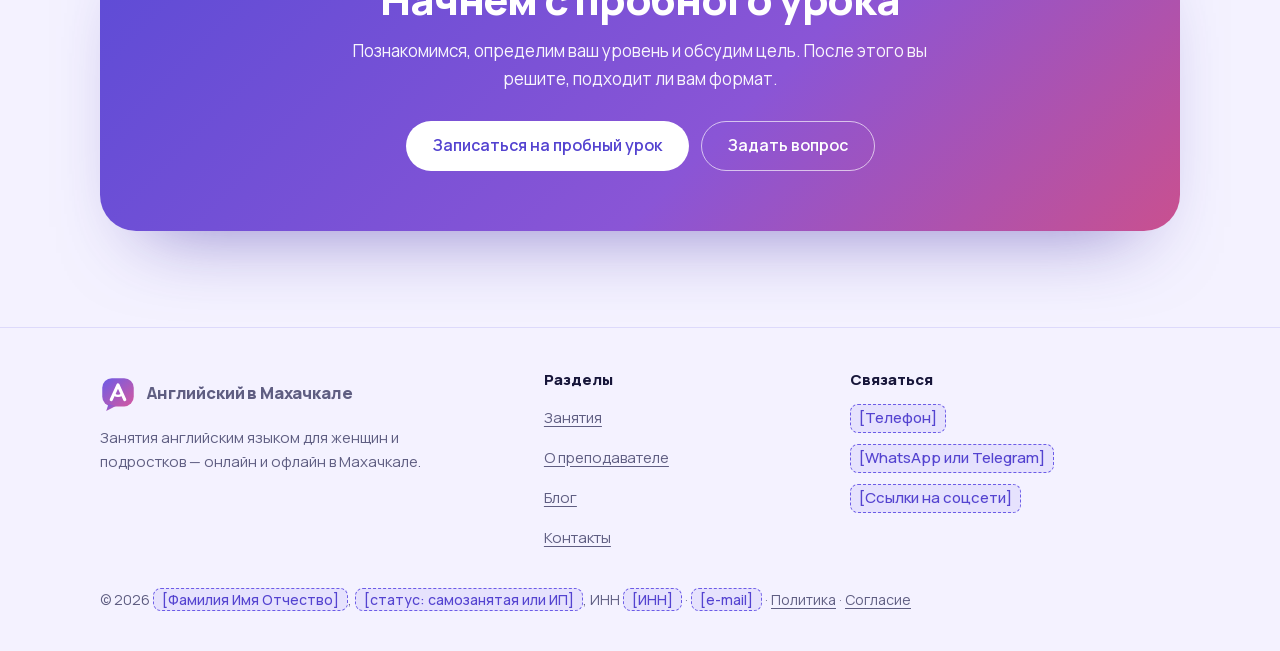
<file: zanyatiya.html>
<!doctype html>
<html lang="ru" class="no-js">
<head>
<meta charset="utf-8">
<meta name="viewport" content="width=device-width, initial-scale=1">
<title>Занятия английским онлайн и в Махачкале — для женщин и подростков</title>
<meta name="description" content="Как устроены занятия: английский онлайн и офлайн в Махачкале, программа под возраст, уровень и цель. Английский для путешествий, учёбы и повседневного общения.">
<meta name="theme-color" content="#f4f2ff">
<meta property="og:type" content="website">
<meta property="og:locale" content="ru_RU">
<meta property="og:title" content="Занятия английским онлайн и в Махачкале — для женщин и подростков">
<meta property="og:description" content="Программа подбирается под возраст, уровень и цель ученика. Форматы: онлайн и офлайн в Махачкале.">
<link rel="icon" href="favicon.svg" type="image/svg+xml">
<link rel="preload" href="fonts/manrope-cyrillic.woff2" as="font" type="font/woff2" crossorigin>
<link rel="stylesheet" href="css/style.css?v=7">
<script>document.documentElement.className = 'js'</script>
<script src="js/site.js?v=7" defer></script>
<script type="application/ld+json">
{
  "@context": "https://schema.org",
  "@type": "Service",
  "name": "Занятия английским языком для женщин и подростков",
  "serviceType": "Обучение английскому языку",
  "description": "Занятия английским онлайн и офлайн в Махачкале. Программа подбирается с учётом возраста, уровня и цели: путешествия, учёба, повседневное общение, личные задачи.",
  "provider": {
    "@type": "Person",
    "name": "Джамиля",
    "jobTitle": "Преподаватель английского языка",
    "knowsLanguage": "en",
    "workLocation": {
      "@type": "City",
      "name": "Махачкала"
    }
  },
  "areaServed": {
    "@type": "City",
    "name": "Махачкала"
  },
  "availableChannel": [
    {
      "@type": "ServiceChannel",
      "name": "Онлайн-занятия по видеосвязи"
    },
    {
      "@type": "ServiceChannel",
      "name": "Офлайн-занятия в Махачкале"
    }
  ],
  "audience": [
    {
      "@type": "Audience",
      "audienceType": "Женщины"
    },
    {
      "@type": "Audience",
      "audienceType": "Подростки"
    }
  ]
}
</script>
</head>
<body data-page="service">
<a class="skip" href="#main">Перейти к содержанию</a>

<header class="site-header">
  <a class="logo" href="index.html" aria-label="Английский в Махачкале — на главную"><img class="logo-mark" src="images/logo.svg" width="36" height="36" alt="">Английский в Махачкале</a>
  <button class="nav-toggle" type="button" aria-expanded="false" aria-controls="site-nav"><span class="sr-only">Меню</span><span aria-hidden="true"></span></button>
  <nav id="site-nav" class="site-nav" aria-label="Основная навигация">
    <a href="index.html">Главная</a>
    <a href="zanyatiya.html" aria-current="page">Занятия</a>
    <a href="o-prepodavatele.html">О преподавателе</a>
    <a href="blog.html">Блог</a>
    <a href="kontakty.html">Контакты</a>
    <a class="btn" href="kontakty.html#zapis">Пробный урок</a>
  </nav>
</header>

<main id="main">
  <div class="wrap">

    <section class="page-hero">
      <nav aria-label="Хлебные крошки"><ol class="crumbs"><li><a href="index.html">Главная</a></li><li aria-current="page">Занятия</li></ol></nav>
      <h1>Занятия английским языком онлайн и офлайн в Махачкале</h1>
      <p class="lead">Единой программы «для всех» здесь нет. Занятия строятся вокруг трёх вещей: вашего возраста, начального уровня и цели. Ниже — как это выглядит для женщин и подростков и чем отличаются форматы.</p>
      <div class="chips">
        <a class="chip" href="#dlya-zhenshchin">Для женщин</a>
        <a class="chip" href="#dlya-podrostkov">Для подростков</a>
        <a class="chip" href="#napravleniya">Направления</a>
        <a class="chip" href="#formaty">Онлайн и офлайн</a>
        <a class="chip" href="#organizatsiya">Организация</a>
      </div>
    </section>


    <section class="section tight" aria-labelledby="h-korotko">
      <div class="card">
        <h2 id="h-korotko" class="h-card">Коротко о занятиях</h2>
        <dl class="contacts">
          <dt>Преподаватель</dt><dd>Джамиля, уровень английского — C1</dd>
          <dt>Для кого</dt><dd>Женщины и подростки, с нуля и продолжающие</dd>
          <dt>Форматы</dt><dd>Онлайн из любого города и офлайн в Махачкале</dd>
          <dt>Направления</dt><dd>Путешествия, учёба, повседневное общение, личные цели</dd>
          <dt>С чего начать</dt><dd>С пробного урока: знакомство, определение уровня, постановка цели</dd>
        </dl>
      </div>
    </section>

    <section class="section" aria-labelledby="h-programma">
      <div class="section-head left">
        <h2 id="h-programma">Как подбирается программа</h2>
      </div>
      <div class="grid g3">
        <div class="card">
          <h3>Возраст</h3>
          <p>Взрослым и подросткам нужны разные темы, примеры и темп. Материалы подбираются так, чтобы было интересно именно вам.</p>
        </div>
        <div class="card">
          <h3>Уровень</h3>
          <p>Начинаем с того, что вы уже знаете. Не повторяем давно понятное и не перескакиваем через сложное.</p>
        </div>
        <div class="card">
          <h3>Цель</h3>
          <p>Поездка, учёба, общение или личная задача определяют, какие слова, ситуации и навыки будут в центре внимания.</p>
        </div>
      </div>
    </section>

    <section class="section" id="dlya-zhenshchin" aria-labelledby="h-zhenshchiny">
      <div class="section-head left">
        <h2 id="h-zhenshchiny">Английский для женщин</h2>
        <p>Многие приходят со словами «учила в школе, но ничего не помню» или «понимаю, а сказать не могу». Это нормальная отправная точка. На занятиях нет оценок и сравнения с другими — есть ваш темп и ваши задачи.</p>
      </div>
      <div class="grid g2">
        <div class="card">
          <h3>С чем можно прийти</h3>
          <ul class="ticks">
            <li>начать с нуля или почти с нуля</li>
            <li>вернуться к английскому после долгого перерыва</li>
            <li>подготовиться к поездке за границу</li>
            <li>перестать бояться говорить</li>
            <li>понимать, что проходят дети в школе, и помогать им</li>
            <li>учить язык для себя — ради удовольствия</li>
          </ul>
        </div>
        <div class="card">
          <h3>Что будет на занятиях</h3>
          <ul class="ticks">
            <li>разговорная практика на темы из вашей жизни: семья, работа, дом, путешествия</li>
            <li>словарный запас, который можно использовать сразу</li>
            <li>грамматика простыми словами — столько, сколько нужно для речи</li>
            <li>обратная связь: что уже получается и над чем поработать</li>
          </ul>
        </div>
      </div>
    </section>

    <section class="section" id="dlya-podrostkov" aria-labelledby="h-podrostki">
      <div class="section-head left">
        <h2 id="h-podrostki">Английский для подростков</h2>
        <p>Подростку важно, чтобы с ним говорили уважительно и по делу. На занятиях можно переспросить то, о чём неловко спросить в классе, и говорить о том, что по-настоящему интересно: музыке, играх, спорте, планах на будущее.</p>
      </div>
      <div class="grid g2">
        <div class="card">
          <h3>Над чем работаем</h3>
          <ul class="ticks">
            <li>темы школьной программы, которые остались непонятыми</li>
            <li>словарный запас и умение им пользоваться</li>
            <li>устная речь: рассказ о себе, диалоги, пересказ</li>
            <li>привычка заниматься понемногу, но регулярно</li>
          </ul>
        </div>
        <div class="card">
          <h3>Родителям</h3>
          <p>Перед началом занятий обсудим цель и ваши пожелания. Если по ходу обучения появятся вопросы — пишите, отвечу.</p>
          <p>О том, как поддержать подростка между уроками, читайте в статье <a href="blog/kak-podrostku-praktikovat-razgovornyy-angliyskiy.html">«Как подростку практиковать разговорный английский вне уроков»</a>.</p>
        </div>
      </div>
    </section>

    <section class="section" id="napravleniya" aria-labelledby="h-napravleniya">
      <div class="section-head left">
        <h2 id="h-napravleniya">Направления занятий</h2>
        <p>Направления можно сочетать: например, готовиться к поездке и параллельно подтягивать грамматику.</p>
      </div>
      <div class="grid g2">
        <div class="card">
          <h3>Английский для путешествий</h3>
          <p>Отрабатываем ситуации, которые точно встретятся в поездке: аэропорт, паспортный контроль, отель, кафе, транспорт, вопросы на улице.</p>
          <a class="more" href="blog/angliyskie-frazy-dlya-pervoy-poezdki.html">Статья: фразы для первой поездки за границу&nbsp;→</a>
        </div>
        <div class="card">
          <h3>Английский для учёбы</h3>
          <p>Помогаю разобраться в школьных темах, работать с текстами, готовить устные ответы и письменные задания. Объясняю, как устроено правило, а не только как его применить в упражнении.</p>
        </div>
        <div class="card">
          <h3>Повседневное общение</h3>
          <p>Учимся знакомиться, рассказывать о себе, поддерживать разговор, переписываться и понимать живую речь в фильмах и видео.</p>
          <a class="more" href="blog/kak-rasskazat-o-sebe-na-angliyskom.html">Статья: как рассказать о себе на английском&nbsp;→</a>
        </div>
        <div class="card">
          <h3>Личные цели</h3>
          <p>Хобби, переезд, общение с родственниками за границей, чтение книг в оригинале — расскажите о своей задаче, и программа будет строиться вокруг неё.</p>
        </div>
      </div>
    </section>

    <section class="section" id="formaty" aria-labelledby="h-formaty">
      <div class="section-head left">
        <h2 id="h-formaty">Онлайн и офлайн: что выбрать</h2>
      </div>
      <div class="grid g3">
        <div class="card">
          <h3>Английский онлайн</h3>
          <p>Занятия по видеосвязи из любого города. Нужны устройство с камерой и микрофоном и стабильный интернет.</p>
          <ul class="ticks">
            <li>не тратите время на дорогу</li>
            <li>удобно при плавающем графике</li>
            <li>можно заниматься, даже если вы в отъезде</li>
          </ul>
        </div>
        <div class="card">
          <h3>Офлайн-занятия в Махачкале</h3>
          <p>Личные встречи: <span class="fill">[район или адрес в Махачкале]</span>.</p>
          <ul class="ticks">
            <li>проще сосредоточиться вне дома</li>
            <li>живое общение без экрана</li>
            <li>подходит тем, кому некомфортно заниматься по видеосвязи</li>
          </ul>
        </div>
        <!-- Замените файл на настоящее фото с занятия и уточните alt под то, что на нём изображено -->
        <figure class="card photo">
          <img src="images/foto-zanyatie.svg" width="1200" height="800" loading="lazy" alt="Занятие английским языком: учебные материалы на столе">
        </figure>
      </div>
      <p class="hint">Формат можно обсудить при записи — расскажите о своём распорядке, и подберём удобный вариант.</p>
    </section>

    <section class="section" aria-labelledby="h-process">
      <div class="section-head left">
        <h2 id="h-process">Как проходят занятия</h2>
      </div>
      <ol class="steps">
        <li><h3>Определяем уровень</h3><p>Выясняем, что вы уже знаете и где нужна опора.</p></li>
        <li><h3>Ставим цель</h3><p>Решаем, что хочется уметь в первую очередь.</p></li>
        <li><h3>Составляем план</h3><p>Темы и темп — под возраст, уровень и цель.</p></li>
        <li><h3>Практикуем</h3><p>Говорим, слушаем, читаем и пишем.</p></li>
        <li><h3>Обратная связь</h3><p>Отмечаем успехи и спокойно разбираем ошибки.</p></li>
      </ol>
    </section>

    <section class="section" id="organizatsiya" aria-labelledby="h-org">
      <div class="section-head left">
        <h2 id="h-org">Организационные детали</h2>
        <p>Актуальные условия можно уточнить при записи.</p>
      </div>
      <div class="card">
        <dl class="contacts flush">
          <dt>Стоимость занятий</dt><dd><span class="fill">[указать]</span></dd>
          <dt>Продолжительность урока</dt><dd><span class="fill">[указать]</span></dd>
          <dt>Расписание</dt><dd><span class="fill">[доступные дни и часы]</span></dd>
          <dt>Индивидуально или в группе</dt><dd><span class="fill">[указать]</span></dd>
          <dt>Место офлайн-занятий</dt><dd><span class="fill">[район или адрес в Махачкале]</span></dd>
          <dt>Платформа для онлайн-занятий</dt><dd><span class="fill">[указать]</span></dd>
        </dl>
      </div>
    </section>

    <section class="cta">
      <h2>Начнём с пробного урока</h2>
      <p>Познакомимся, определим ваш уровень и обсудим цель. После этого вы решите, подходит ли вам формат.</p>
      <div class="actions">
        <a class="btn" href="kontakty.html#zapis">Записаться на пробный урок</a>
        <a class="btn btn-ghost" href="kontakty.html#svyaz">Задать вопрос</a>
      </div>
    </section>

  </div>
</main>

<footer class="site-footer">
  <div class="wrap">
    <div class="footer-grid">
      <div>
        <a class="logo" href="index.html"><img class="logo-mark" src="images/logo.svg" width="36" height="36" alt="">Английский в Махачкале</a>
        <p>Занятия английским языком для женщин и подростков — онлайн и офлайн в Махачкале.</p>
      </div>
      <nav aria-label="Разделы сайта">
        <h2>Разделы</h2>
        <ul>
          <li><a href="zanyatiya.html">Занятия</a></li>
          <li><a href="o-prepodavatele.html">О преподавателе</a></li>
          <li><a href="blog.html">Блог</a></li>
          <li><a href="kontakty.html">Контакты</a></li>
        </ul>
      </nav>
      <div>
        <h2>Связаться</h2>
        <ul>
          <li><span class="fill">[Телефон]</span></li>
          <li><span class="fill">[WhatsApp или Telegram]</span></li>
          <li><span class="fill">[Ссылки на соцсети]</span></li>
        </ul>
      </div>
    </div>
    <p class="footer-bottom">© 2026 <span class="fill">[Фамилия Имя Отчество]</span>, <span class="fill">[статус: самозанятая или ИП]</span>, ИНН <span class="fill">[ИНН]</span> · <span class="fill">[e-mail]</span> · <a href="politika-konfidentsialnosti.html">Политика</a> · <a href="soglasie.html">Согласие</a></p>
  </div>
</footer>

<a class="btn mobile-cta" href="kontakty.html#zapis">Записаться на пробный урок</a>
</body>
</html>
</file>
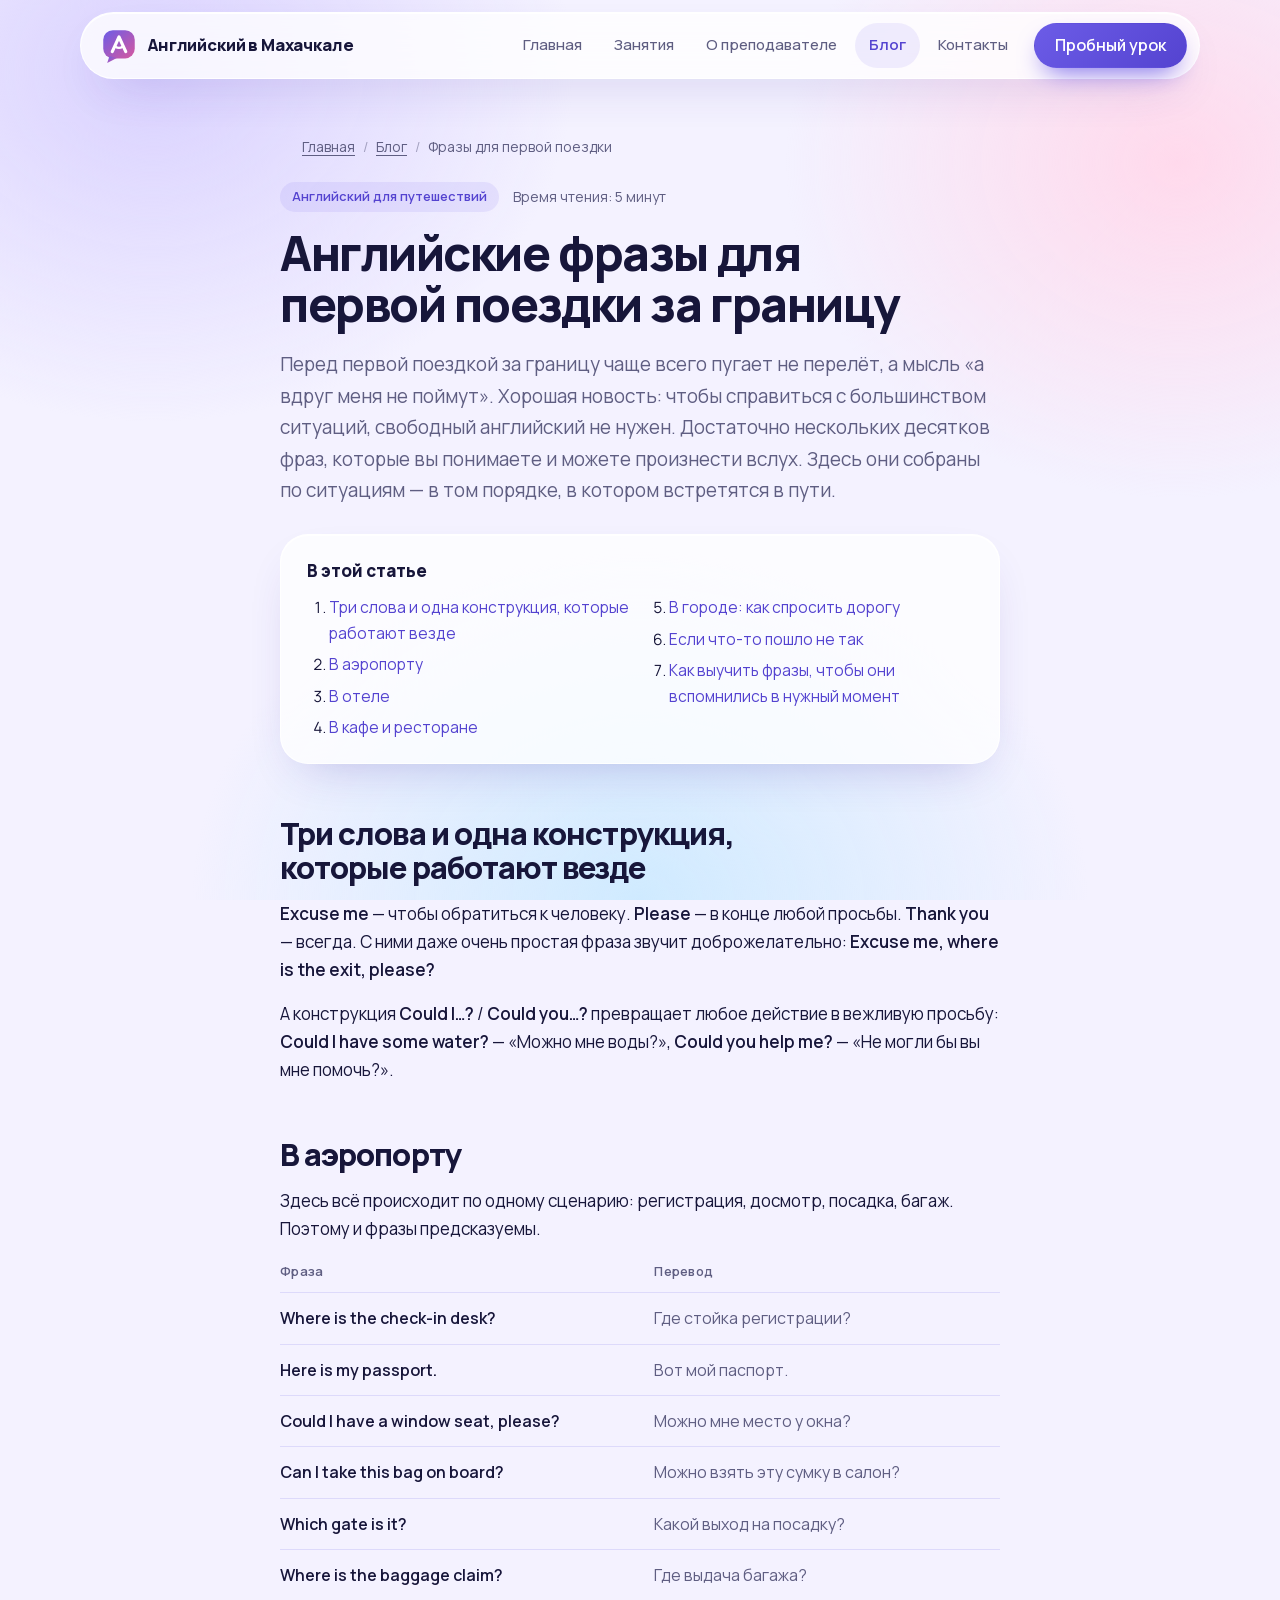
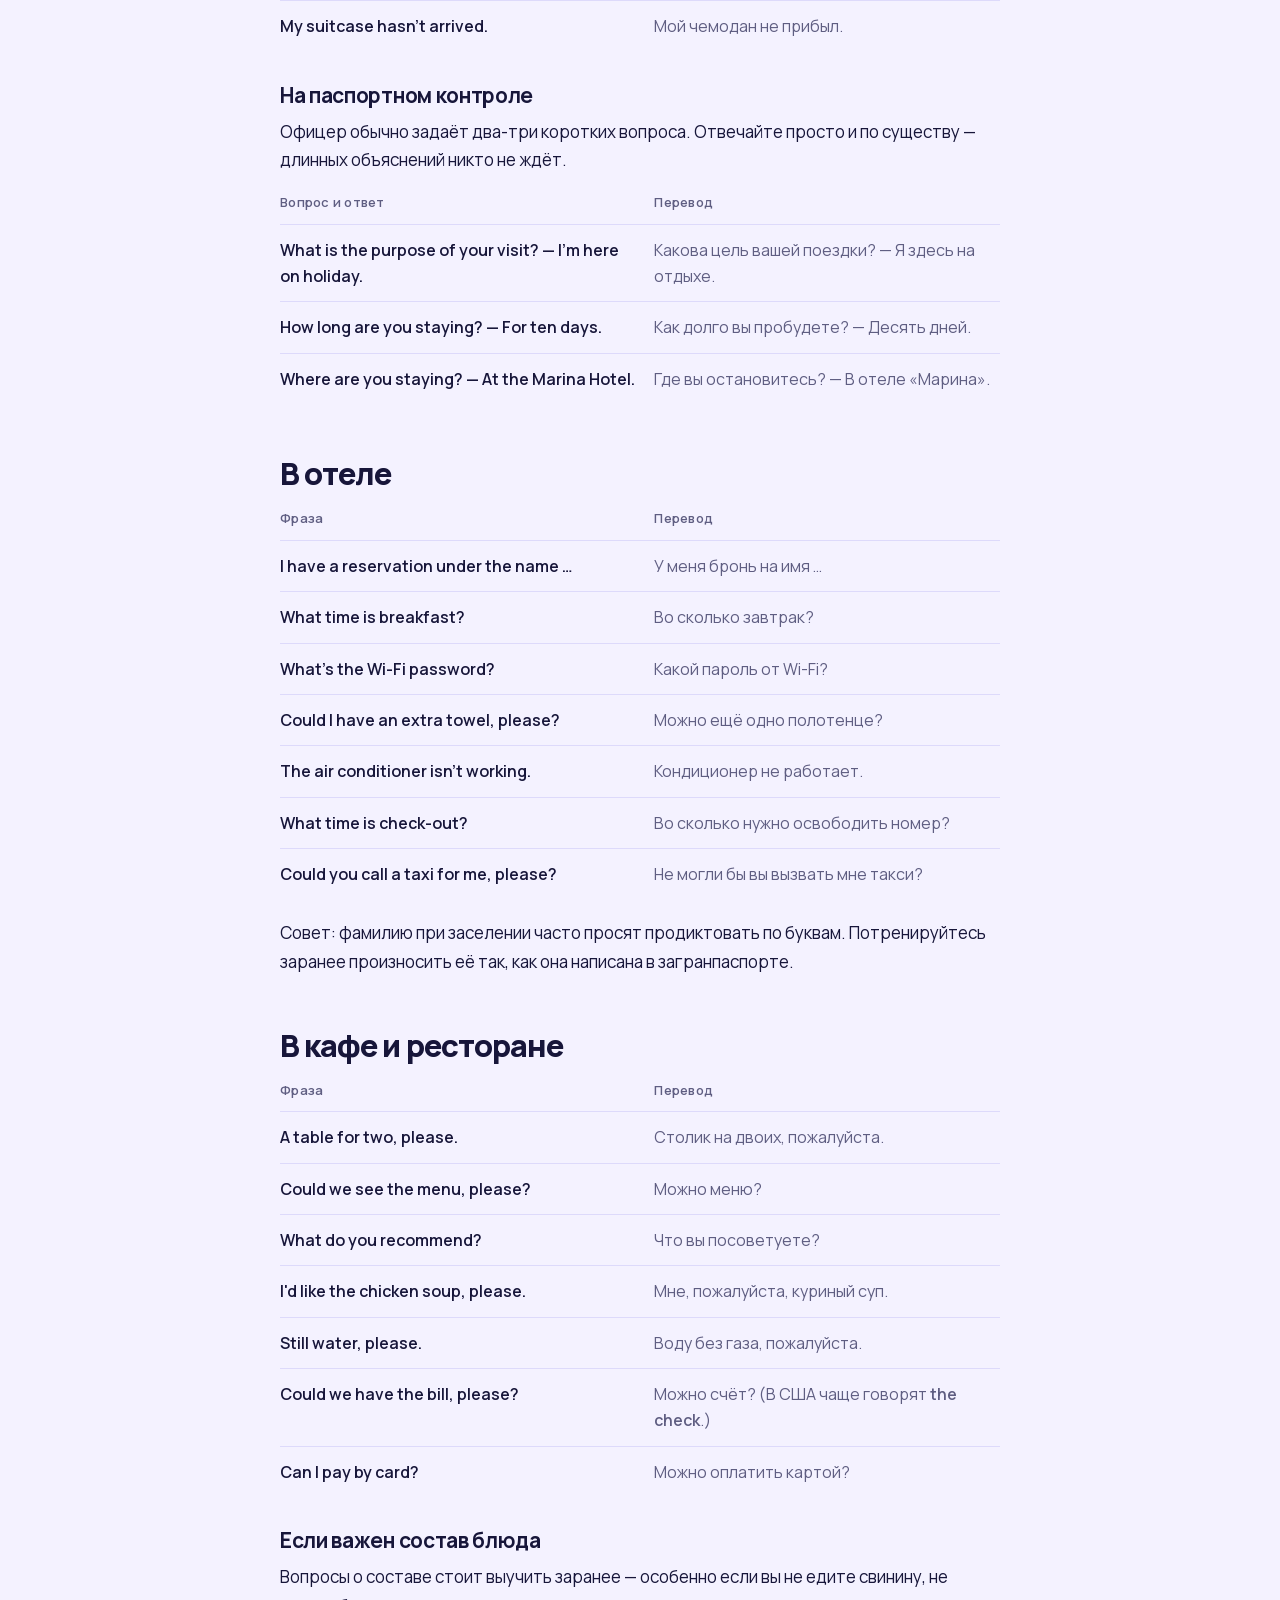
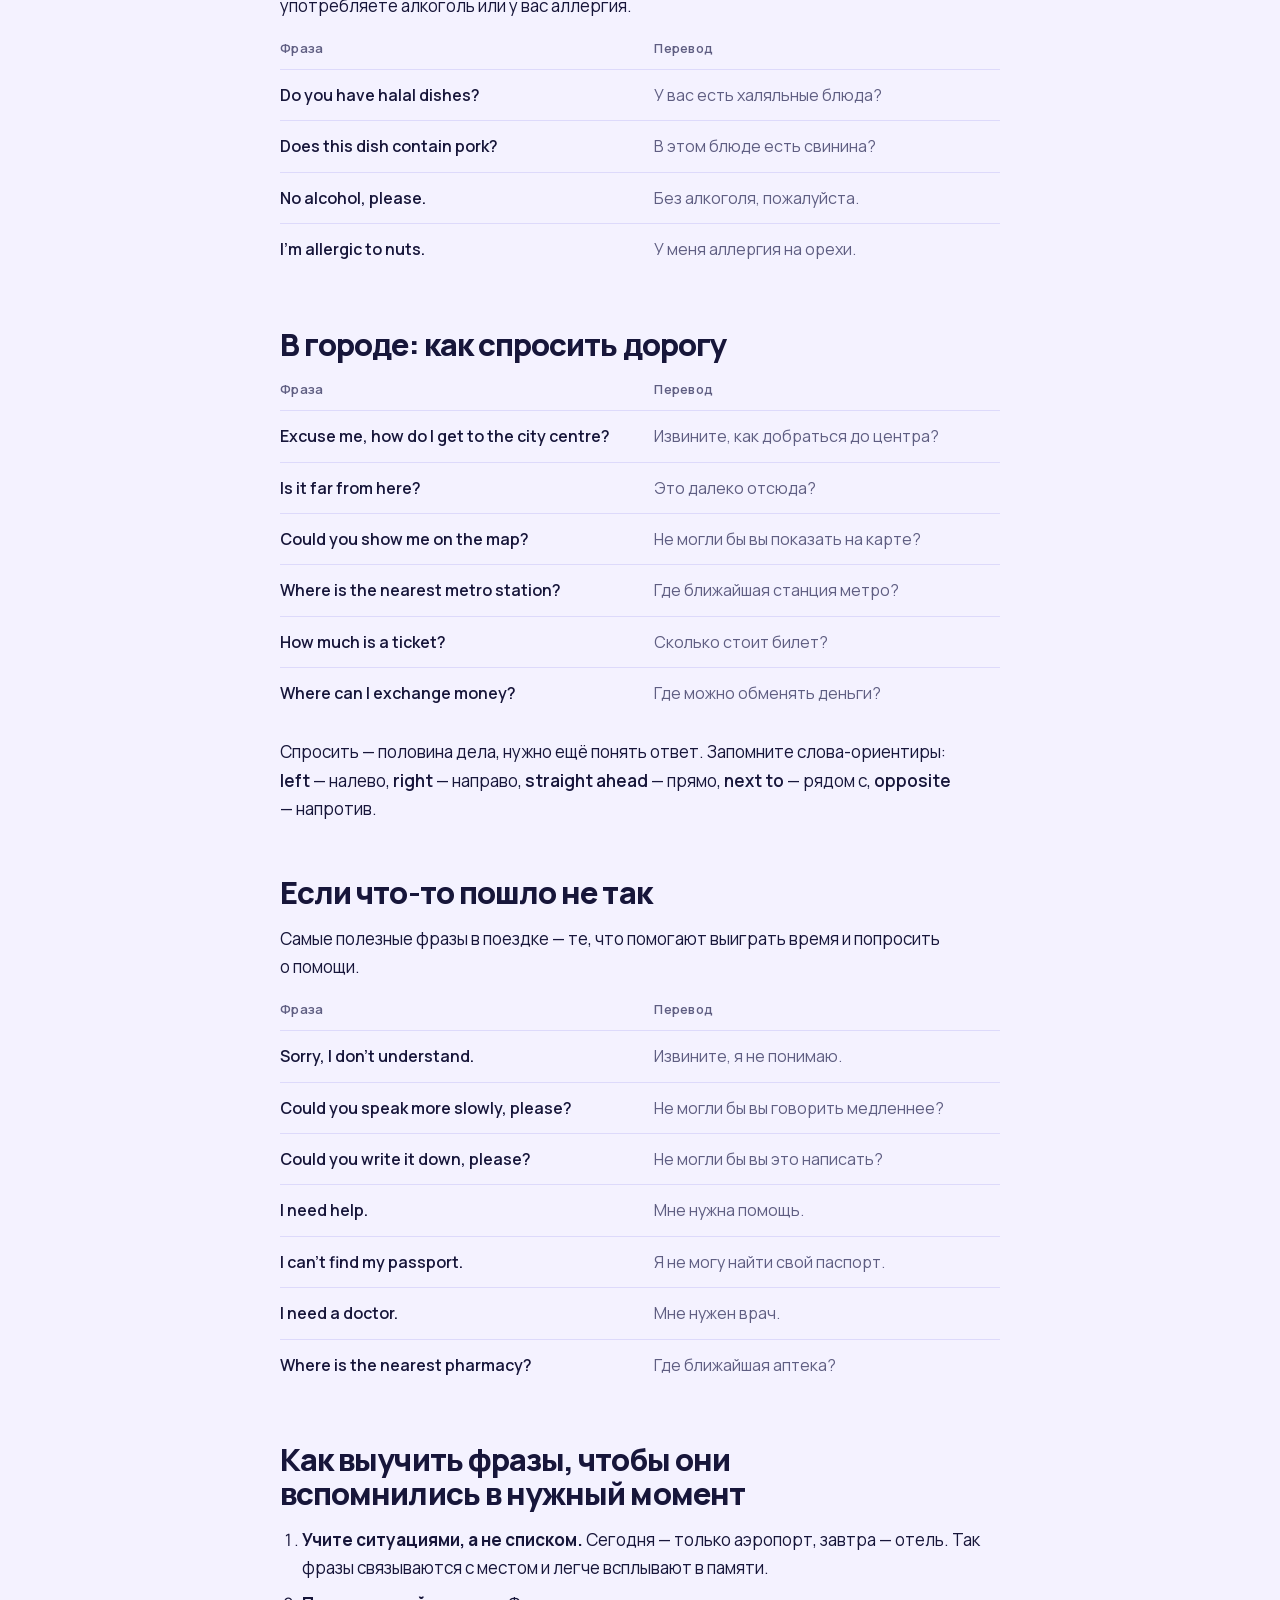
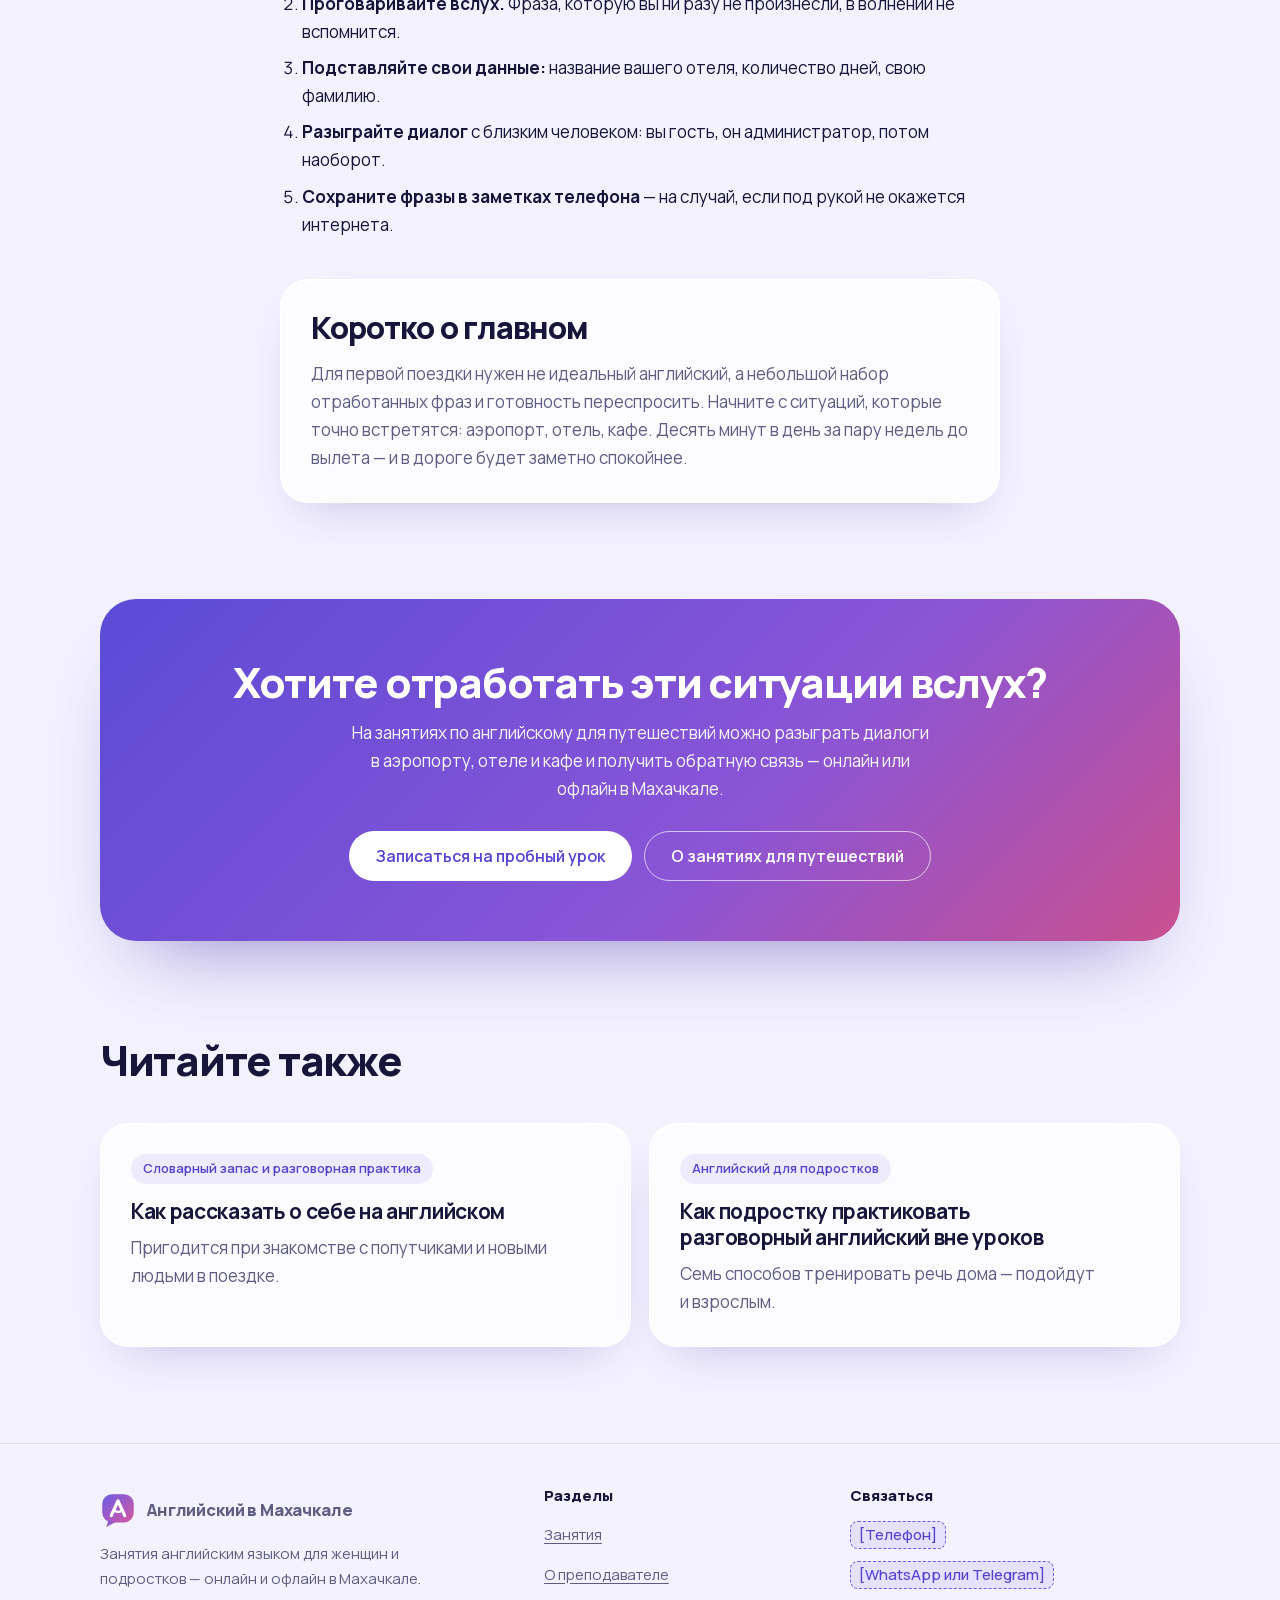
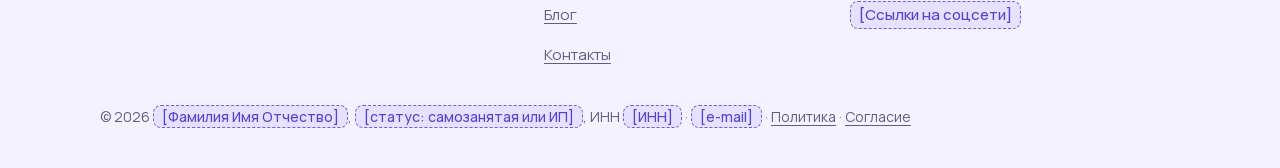
<file: blog/angliyskie-frazy-dlya-pervoy-poezdki.html>
<!doctype html>
<html lang="ru" class="no-js">
<head>
<meta charset="utf-8">
<meta name="viewport" content="width=device-width, initial-scale=1">
<title>Английские фразы для первой поездки за границу: аэропорт, отель, кафе</title>
<meta name="description" content="Простые английские фразы для первой поездки: аэропорт, паспортный контроль, отель, кафе, город и непредвиденные ситуации. С переводом и советами, как их запомнить.">
<meta name="theme-color" content="#f4f2ff">
<meta property="og:type" content="article">
<meta property="og:locale" content="ru_RU">
<meta property="og:title" content="Английские фразы для первой поездки за границу">
<meta property="og:description" content="Фразы по ситуациям — от аэропорта до кафе — и способ выучить их так, чтобы они вспомнились в нужный момент.">
<link rel="icon" href="../favicon.svg" type="image/svg+xml">
<link rel="preload" href="../fonts/manrope-cyrillic.woff2" as="font" type="font/woff2" crossorigin>
<link rel="stylesheet" href="../css/style.css?v=7">
<script>document.documentElement.className = 'js'</script>
<script src="../js/site.js?v=7" defer></script>
<script type="application/ld+json">
{
  "@context": "https://schema.org",
  "@type": "BlogPosting",
  "headline": "Английские фразы для первой поездки за границу",
  "description": "Простые английские фразы для первой поездки: аэропорт, паспортный контроль, отель, кафе, город и непредвиденные ситуации. С переводом и советами, как их запомнить.",
  "inLanguage": "ru",
  "articleSection": "Английский для путешествий",
  "author": {
    "@type": "Person",
    "name": "Джамиля"
  }
}
</script>
</head>
<body>
<a class="skip" href="#main">Перейти к содержанию</a>

<header class="site-header">
  <a class="logo" href="../index.html" aria-label="Английский в Махачкале — на главную"><img class="logo-mark" src="../images/logo.svg" width="36" height="36" alt="">Английский в Махачкале</a>
  <button class="nav-toggle" type="button" aria-expanded="false" aria-controls="site-nav"><span class="sr-only">Меню</span><span aria-hidden="true"></span></button>
  <nav id="site-nav" class="site-nav" aria-label="Основная навигация">
    <a href="../index.html">Главная</a>
    <a href="../zanyatiya.html">Занятия</a>
    <a href="../o-prepodavatele.html">О преподавателе</a>
    <a href="../blog.html" aria-current="page">Блог</a>
    <a href="../kontakty.html">Контакты</a>
    <a class="btn" href="../kontakty.html#zapis">Пробный урок</a>
  </nav>
</header>

<main id="main">
  <div class="wrap">

    <article class="article">
      <nav aria-label="Хлебные крошки"><ol class="crumbs"><li><a href="../index.html">Главная</a></li><li><a href="../blog.html">Блог</a></li><li aria-current="page">Фразы для первой поездки</li></ol></nav>
      <p class="meta"><a class="tag" href="../blog.html#puteshestviya">Английский для путешествий</a><span class="read-time">Время чтения: 5 минут</span></p>
      <h1>Английские фразы для первой поездки за границу</h1>
      <p class="lead">Перед первой поездкой за границу чаще всего пугает не перелёт, а мысль «а вдруг меня не поймут». Хорошая новость: чтобы справиться с большинством ситуаций, свободный английский не нужен. Достаточно нескольких десятков фраз, которые вы понимаете и можете произнести вслух. Здесь они собраны по ситуациям — в том порядке, в котором встретятся в пути.</p>

      <h2>Три слова и одна конструкция, которые работают везде</h2>
      <p><span lang="en">Excuse me</span> — чтобы обратиться к человеку. <span lang="en">Please</span> — в конце любой просьбы. <span lang="en">Thank you</span> — всегда. С ними даже очень простая фраза звучит доброжелательно: <span lang="en">Excuse me, where is the exit, please?</span></p>
      <p>А конструкция <span lang="en">Could I…?</span> / <span lang="en">Could you…?</span> превращает любое действие в вежливую просьбу: <span lang="en">Could I have some water?</span> — «Можно мне воды?», <span lang="en">Could you help me?</span> — «Не могли бы вы мне помочь?».</p>

      <h2>В аэропорту</h2>
      <p>Здесь всё происходит по одному сценарию: регистрация, досмотр, посадка, багаж. Поэтому и фразы предсказуемы.</p>
      <table class="phrases">
        <thead><tr><th scope="col">Фраза</th><th scope="col">Перевод</th></tr></thead>
        <tbody>
          <tr><td lang="en">Where is the check-in desk?</td><td>Где стойка регистрации?</td></tr>
          <tr><td lang="en">Here is my passport.</td><td>Вот мой паспорт.</td></tr>
          <tr><td lang="en">Could I have a window seat, please?</td><td>Можно мне место у окна?</td></tr>
          <tr><td lang="en">Can I take this bag on board?</td><td>Можно взять эту сумку в салон?</td></tr>
          <tr><td lang="en">Which gate is it?</td><td>Какой выход на посадку?</td></tr>
          <tr><td lang="en">Where is the baggage claim?</td><td>Где выдача багажа?</td></tr>
          <tr><td lang="en">My suitcase hasn't arrived.</td><td>Мой чемодан не прибыл.</td></tr>
        </tbody>
      </table>

      <h3>На паспортном контроле</h3>
      <p>Офицер обычно задаёт два-три коротких вопроса. Отвечайте просто и по существу — длинных объяснений никто не ждёт.</p>
      <table class="phrases">
        <thead><tr><th scope="col">Вопрос и ответ</th><th scope="col">Перевод</th></tr></thead>
        <tbody>
          <tr><td lang="en">What is the purpose of your visit? — I'm here on holiday.</td><td>Какова цель вашей поездки? — Я здесь на отдыхе.</td></tr>
          <tr><td lang="en">How long are you staying? — For ten days.</td><td>Как долго вы пробудете? — Десять дней.</td></tr>
          <tr><td lang="en">Where are you staying? — At the Marina Hotel.</td><td>Где вы остановитесь? — В отеле «Марина».</td></tr>
        </tbody>
      </table>

      <h2>В отеле</h2>
      <table class="phrases">
        <thead><tr><th scope="col">Фраза</th><th scope="col">Перевод</th></tr></thead>
        <tbody>
          <tr><td lang="en">I have a reservation under the name …</td><td>У меня бронь на имя …</td></tr>
          <tr><td lang="en">What time is breakfast?</td><td>Во сколько завтрак?</td></tr>
          <tr><td lang="en">What's the Wi-Fi password?</td><td>Какой пароль от Wi-Fi?</td></tr>
          <tr><td lang="en">Could I have an extra towel, please?</td><td>Можно ещё одно полотенце?</td></tr>
          <tr><td lang="en">The air conditioner isn't working.</td><td>Кондиционер не работает.</td></tr>
          <tr><td lang="en">What time is check-out?</td><td>Во сколько нужно освободить номер?</td></tr>
          <tr><td lang="en">Could you call a taxi for me, please?</td><td>Не могли бы вы вызвать мне такси?</td></tr>
        </tbody>
      </table>
      <p>Совет: фамилию при заселении часто просят продиктовать по буквам. Потренируйтесь заранее произносить её так, как она написана в загранпаспорте.</p>

      <h2>В кафе и ресторане</h2>
      <table class="phrases">
        <thead><tr><th scope="col">Фраза</th><th scope="col">Перевод</th></tr></thead>
        <tbody>
          <tr><td lang="en">A table for two, please.</td><td>Столик на двоих, пожалуйста.</td></tr>
          <tr><td lang="en">Could we see the menu, please?</td><td>Можно меню?</td></tr>
          <tr><td lang="en">What do you recommend?</td><td>Что вы посоветуете?</td></tr>
          <tr><td lang="en">I'd like the chicken soup, please.</td><td>Мне, пожалуйста, куриный суп.</td></tr>
          <tr><td lang="en">Still water, please.</td><td>Воду без газа, пожалуйста.</td></tr>
          <tr><td lang="en">Could we have the bill, please?</td><td>Можно счёт? (В США чаще говорят <span lang="en">the check</span>.)</td></tr>
          <tr><td lang="en">Can I pay by card?</td><td>Можно оплатить картой?</td></tr>
        </tbody>
      </table>

      <h3>Если важен состав блюда</h3>
      <p>Вопросы о составе стоит выучить заранее — особенно если вы не едите свинину, не употребляете алкоголь или у вас аллергия.</p>
      <table class="phrases">
        <thead><tr><th scope="col">Фраза</th><th scope="col">Перевод</th></tr></thead>
        <tbody>
          <tr><td lang="en">Do you have halal dishes?</td><td>У вас есть халяльные блюда?</td></tr>
          <tr><td lang="en">Does this dish contain pork?</td><td>В этом блюде есть свинина?</td></tr>
          <tr><td lang="en">No alcohol, please.</td><td>Без алкоголя, пожалуйста.</td></tr>
          <tr><td lang="en">I'm allergic to nuts.</td><td>У меня аллергия на орехи.</td></tr>
        </tbody>
      </table>

      <h2>В городе: как спросить дорогу</h2>
      <table class="phrases">
        <thead><tr><th scope="col">Фраза</th><th scope="col">Перевод</th></tr></thead>
        <tbody>
          <tr><td lang="en">Excuse me, how do I get to the city centre?</td><td>Извините, как добраться до центра?</td></tr>
          <tr><td lang="en">Is it far from here?</td><td>Это далеко отсюда?</td></tr>
          <tr><td lang="en">Could you show me on the map?</td><td>Не могли бы вы показать на карте?</td></tr>
          <tr><td lang="en">Where is the nearest metro station?</td><td>Где ближайшая станция метро?</td></tr>
          <tr><td lang="en">How much is a ticket?</td><td>Сколько стоит билет?</td></tr>
          <tr><td lang="en">Where can I exchange money?</td><td>Где можно обменять деньги?</td></tr>
        </tbody>
      </table>
      <p>Спросить — половина дела, нужно ещё понять ответ. Запомните слова-ориентиры: <span lang="en">left</span> — налево, <span lang="en">right</span> — направо, <span lang="en">straight ahead</span> — прямо, <span lang="en">next to</span> — рядом с, <span lang="en">opposite</span> — напротив.</p>

      <h2>Если что-то пошло не так</h2>
      <p>Самые полезные фразы в поездке — те, что помогают выиграть время и попросить о помощи.</p>
      <table class="phrases">
        <thead><tr><th scope="col">Фраза</th><th scope="col">Перевод</th></tr></thead>
        <tbody>
          <tr><td lang="en">Sorry, I don't understand.</td><td>Извините, я не понимаю.</td></tr>
          <tr><td lang="en">Could you speak more slowly, please?</td><td>Не могли бы вы говорить медленнее?</td></tr>
          <tr><td lang="en">Could you write it down, please?</td><td>Не могли бы вы это написать?</td></tr>
          <tr><td lang="en">I need help.</td><td>Мне нужна помощь.</td></tr>
          <tr><td lang="en">I can't find my passport.</td><td>Я не могу найти свой паспорт.</td></tr>
          <tr><td lang="en">I need a doctor.</td><td>Мне нужен врач.</td></tr>
          <tr><td lang="en">Where is the nearest pharmacy?</td><td>Где ближайшая аптека?</td></tr>
        </tbody>
      </table>

      <h2>Как выучить фразы, чтобы они вспомнились в нужный момент</h2>
      <ol>
        <li><strong>Учите ситуациями, а не списком.</strong> Сегодня — только аэропорт, завтра — отель. Так фразы связываются с местом и легче всплывают в памяти.</li>
        <li><strong>Проговаривайте вслух.</strong> Фраза, которую вы ни разу не произнесли, в волнении не вспомнится.</li>
        <li><strong>Подставляйте свои данные:</strong> название вашего отеля, количество дней, свою фамилию.</li>
        <li><strong>Разыграйте диалог</strong> с близким человеком: вы гость, он администратор, потом наоборот.</li>
        <li><strong>Сохраните фразы в заметках телефона</strong> — на случай, если под рукой не окажется интернета.</li>
      </ol>

      <div class="card note">
        <h2>Коротко о главном</h2>
        <p>Для первой поездки нужен не идеальный английский, а небольшой набор отработанных фраз и готовность переспросить. Начните с ситуаций, которые точно встретятся: аэропорт, отель, кафе. Десять минут в день за пару недель до вылета — и в дороге будет заметно спокойнее.</p>
      </div>
    </article>

    <section class="cta">
      <h2>Хотите отработать эти ситуации вслух?</h2>
      <p>На занятиях по английскому для путешествий можно разыграть диалоги в аэропорту, отеле и кафе и получить обратную связь — онлайн или офлайн в Махачкале.</p>
      <div class="actions">
        <a class="btn" href="../kontakty.html#zapis">Записаться на пробный урок</a>
        <a class="btn btn-ghost" href="../zanyatiya.html#napravleniya">О занятиях для путешествий</a>
      </div>
    </section>

    <section class="section" aria-labelledby="h-also">
      <div class="section-head left"><h2 id="h-also">Читайте также</h2></div>
      <div class="grid g2">
        <article class="card post">
          <span class="tag">Словарный запас и разговорная практика</span>
          <h3><a href="kak-rasskazat-o-sebe-na-angliyskom.html">Как рассказать о себе на английском</a></h3>
          <p>Пригодится при знакомстве с попутчиками и новыми людьми в поездке.</p>
        </article>
        <article class="card post">
          <span class="tag">Английский для подростков</span>
          <h3><a href="kak-podrostku-praktikovat-razgovornyy-angliyskiy.html">Как подростку практиковать разговорный английский вне уроков</a></h3>
          <p>Семь способов тренировать речь дома — подойдут и взрослым.</p>
        </article>
      </div>
    </section>

  </div>
</main>

<footer class="site-footer">
  <div class="wrap">
    <div class="footer-grid">
      <div>
        <a class="logo" href="../index.html"><img class="logo-mark" src="../images/logo.svg" width="36" height="36" alt="">Английский в Махачкале</a>
        <p>Занятия английским языком для женщин и подростков — онлайн и офлайн в Махачкале.</p>
      </div>
      <nav aria-label="Разделы сайта">
        <h2>Разделы</h2>
        <ul>
          <li><a href="../zanyatiya.html">Занятия</a></li>
          <li><a href="../o-prepodavatele.html">О преподавателе</a></li>
          <li><a href="../blog.html">Блог</a></li>
          <li><a href="../kontakty.html">Контакты</a></li>
        </ul>
      </nav>
      <div>
        <h2>Связаться</h2>
        <ul>
          <li><span class="fill">[Телефон]</span></li>
          <li><span class="fill">[WhatsApp или Telegram]</span></li>
          <li><span class="fill">[Ссылки на соцсети]</span></li>
        </ul>
      </div>
    </div>
    <p class="footer-bottom">© 2026 <span class="fill">[Фамилия Имя Отчество]</span>, <span class="fill">[статус: самозанятая или ИП]</span>, ИНН <span class="fill">[ИНН]</span> · <span class="fill">[e-mail]</span> · <a href="../politika-konfidentsialnosti.html">Политика</a> · <a href="../soglasie.html">Согласие</a></p>
  </div>
</footer>

<a class="btn mobile-cta" href="../kontakty.html#zapis">Записаться на пробный урок</a>
</body>
</html>
</file>
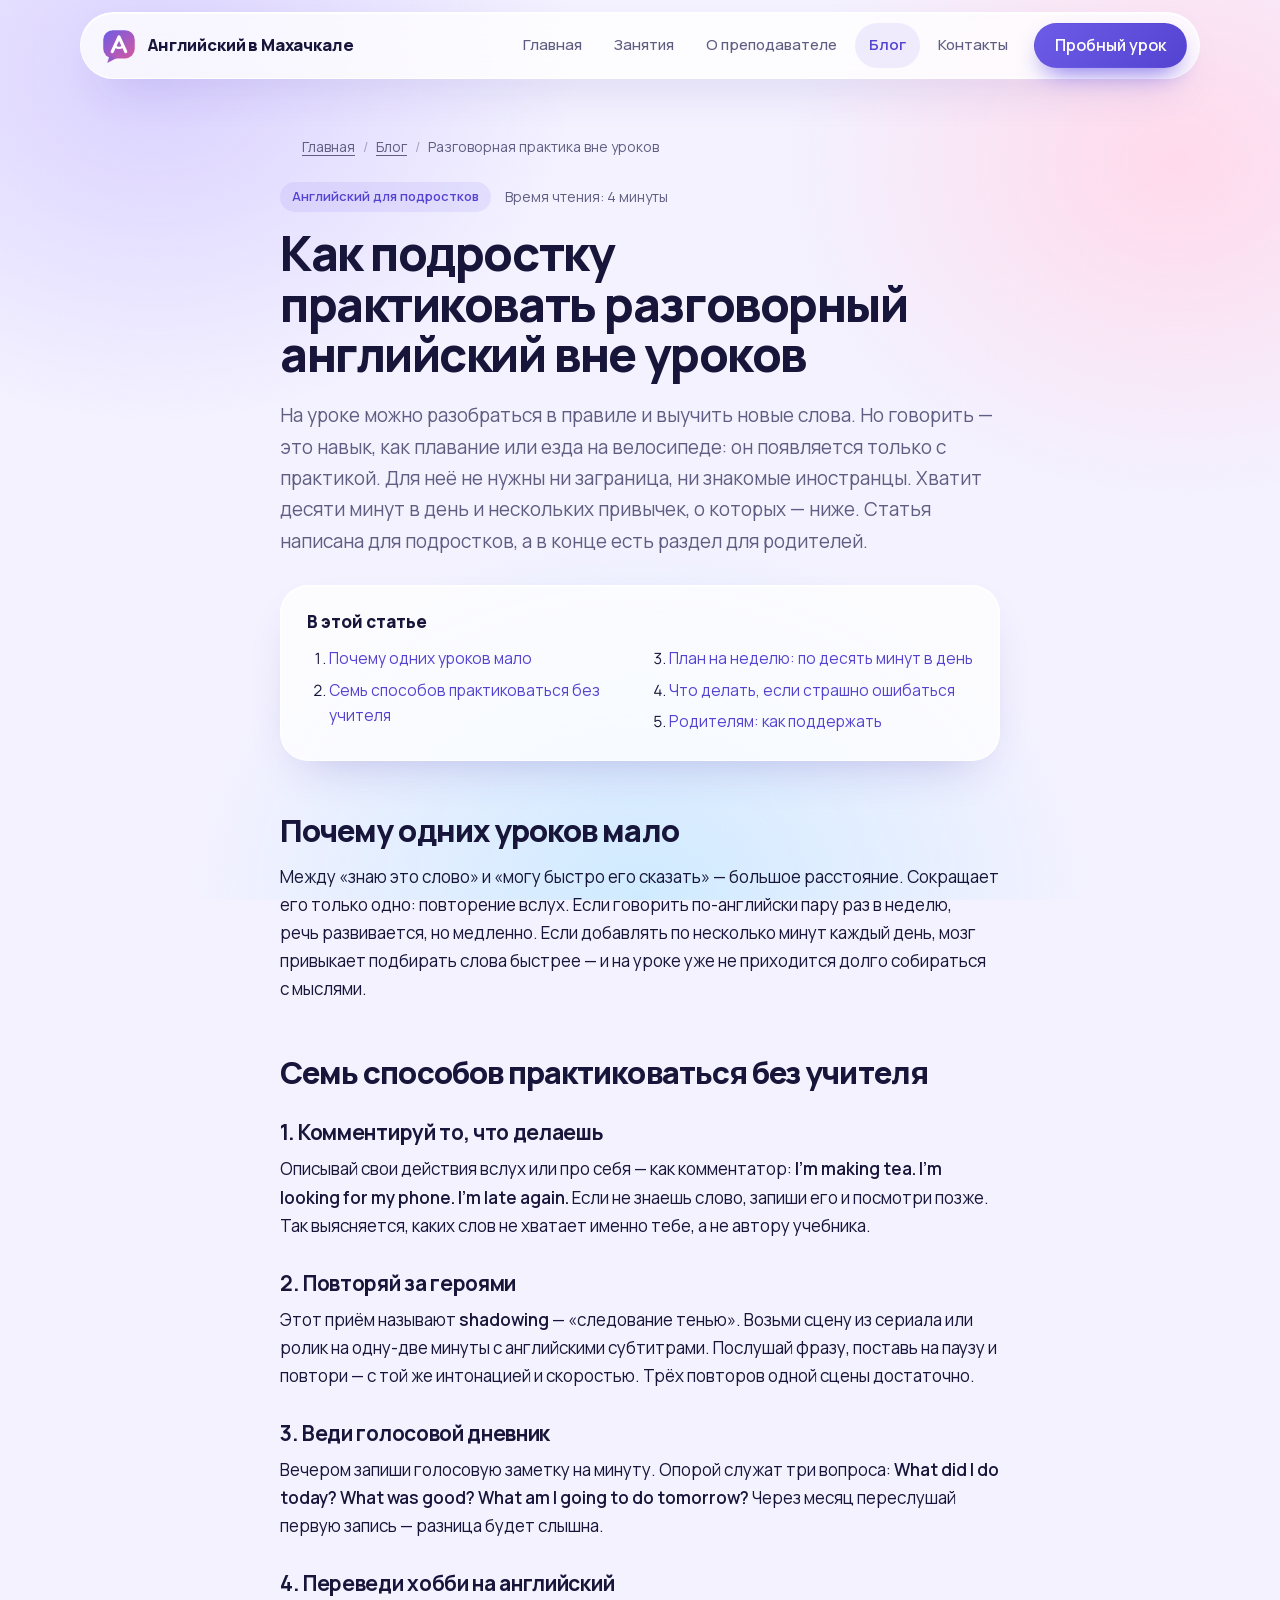
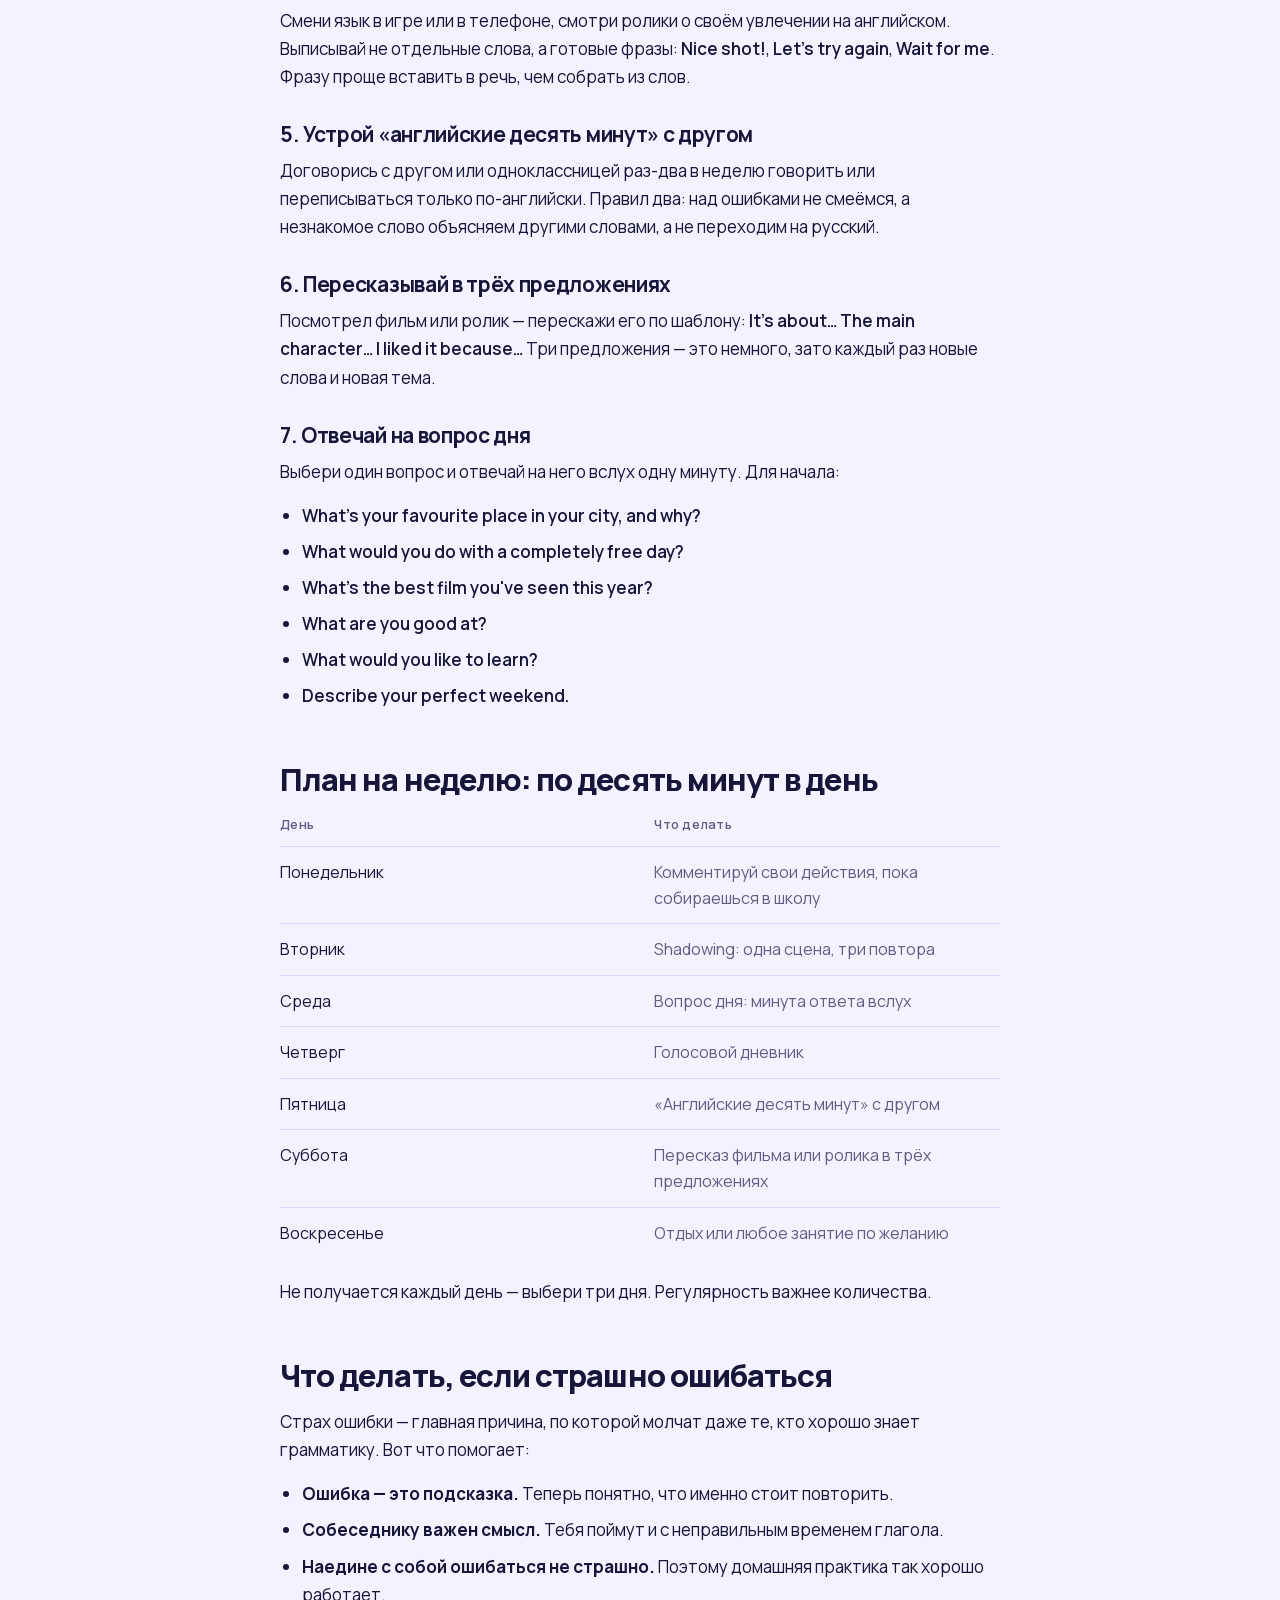
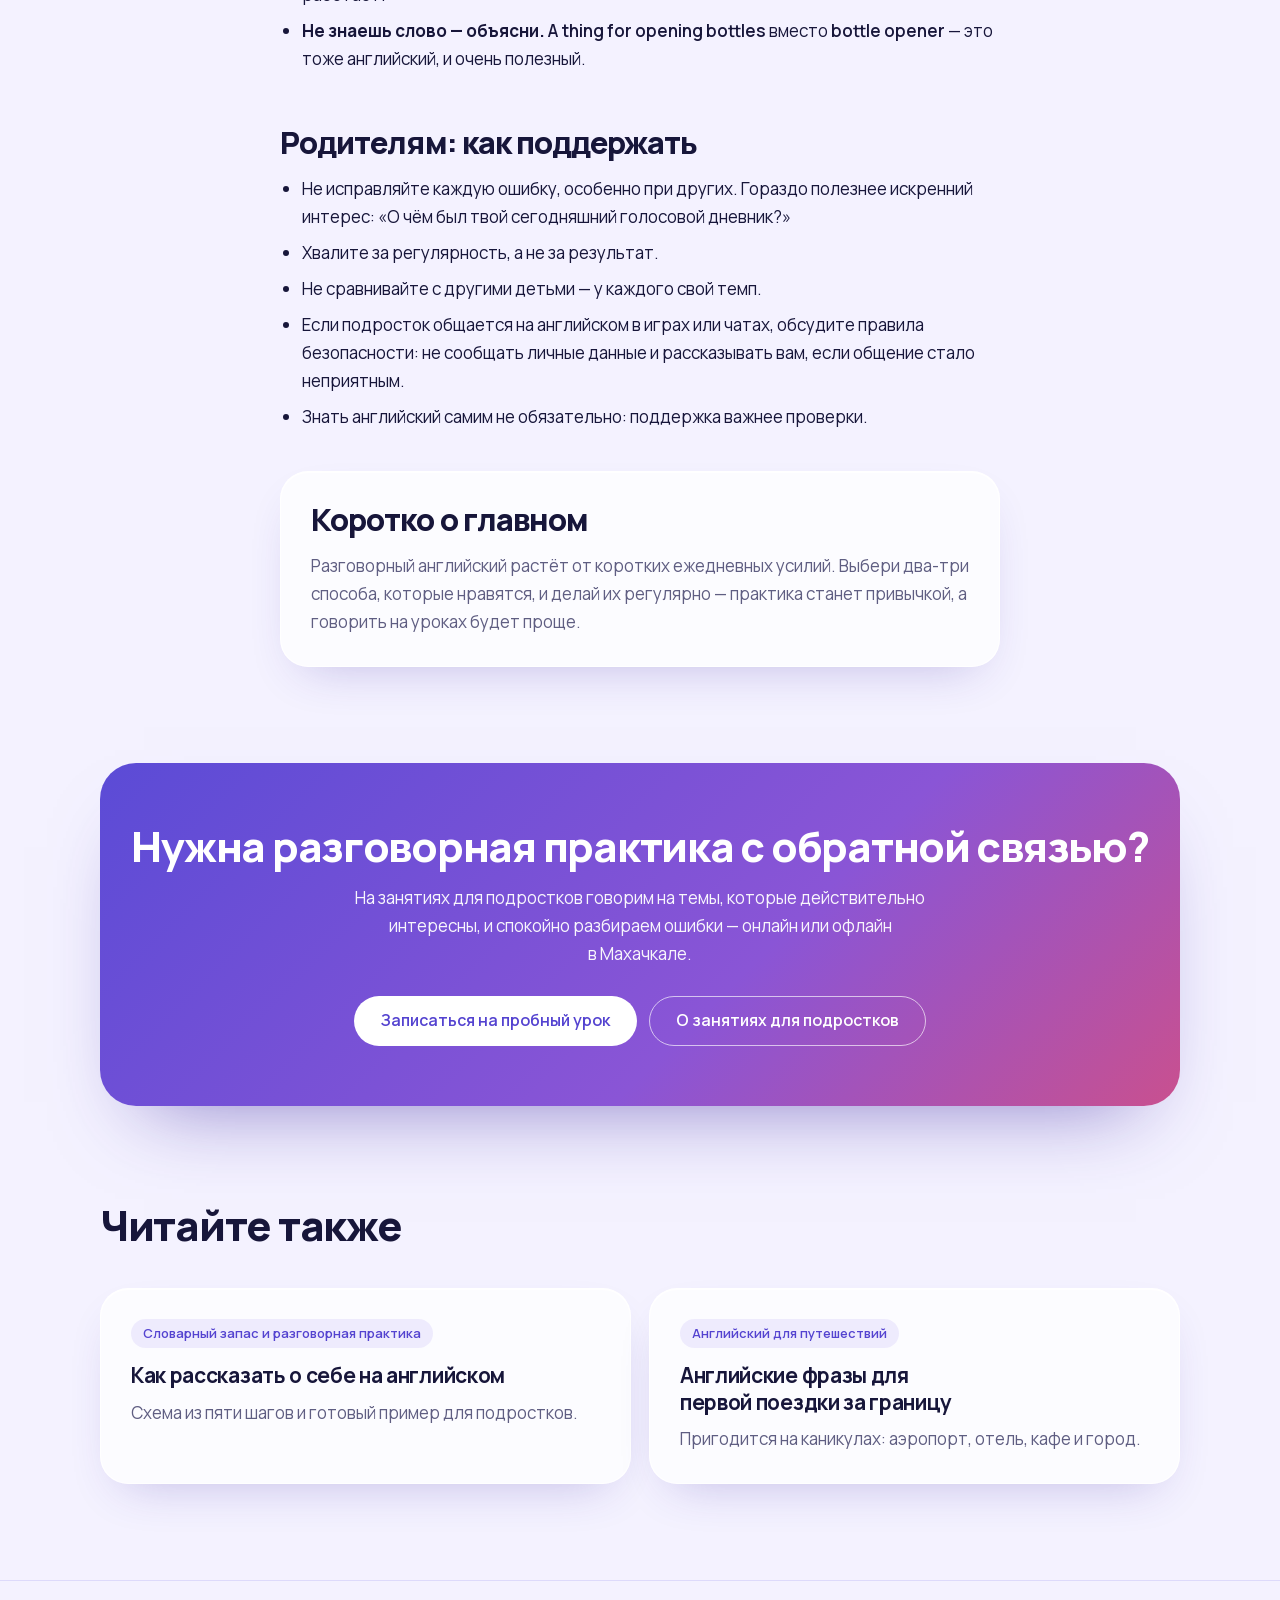
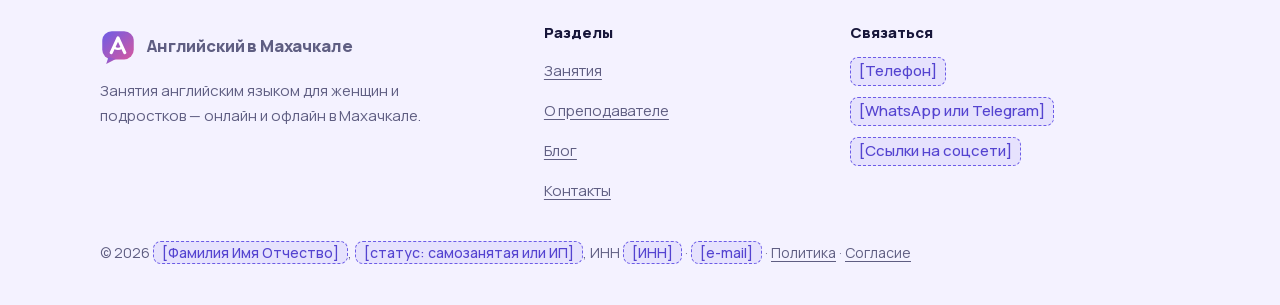
<file: blog/kak-podrostku-praktikovat-razgovornyy-angliyskiy.html>
<!doctype html>
<html lang="ru" class="no-js">
<head>
<meta charset="utf-8">
<meta name="viewport" content="width=device-width, initial-scale=1">
<title>Как подростку практиковать разговорный английский вне уроков: 7 способов</title>
<meta name="description" content="Семь простых способов тренировать разговорный английский дома: от комментариев вслух до голосового дневника. План на неделю и советы родителям.">
<meta name="theme-color" content="#f4f2ff">
<meta property="og:type" content="article">
<meta property="og:locale" content="ru_RU">
<meta property="og:title" content="Как подростку практиковать разговорный английский вне уроков">
<meta property="og:description" content="Семь способов, план на неделю по десять минут в день и советы родителям.">
<link rel="icon" href="../favicon.svg" type="image/svg+xml">
<link rel="preload" href="../fonts/manrope-cyrillic.woff2" as="font" type="font/woff2" crossorigin>
<link rel="stylesheet" href="../css/style.css?v=7">
<script>document.documentElement.className = 'js'</script>
<script src="../js/site.js?v=7" defer></script>
<script type="application/ld+json">
{
  "@context": "https://schema.org",
  "@type": "BlogPosting",
  "headline": "Как подростку практиковать разговорный английский вне уроков",
  "description": "Семь простых способов тренировать разговорный английский дома: от комментариев вслух до голосового дневника. План на неделю и советы родителям.",
  "inLanguage": "ru",
  "articleSection": "Английский для подростков",
  "author": {
    "@type": "Person",
    "name": "Джамиля"
  }
}
</script>
</head>
<body>
<a class="skip" href="#main">Перейти к содержанию</a>

<header class="site-header">
  <a class="logo" href="../index.html" aria-label="Английский в Махачкале — на главную"><img class="logo-mark" src="../images/logo.svg" width="36" height="36" alt="">Английский в Махачкале</a>
  <button class="nav-toggle" type="button" aria-expanded="false" aria-controls="site-nav"><span class="sr-only">Меню</span><span aria-hidden="true"></span></button>
  <nav id="site-nav" class="site-nav" aria-label="Основная навигация">
    <a href="../index.html">Главная</a>
    <a href="../zanyatiya.html">Занятия</a>
    <a href="../o-prepodavatele.html">О преподавателе</a>
    <a href="../blog.html" aria-current="page">Блог</a>
    <a href="../kontakty.html">Контакты</a>
    <a class="btn" href="../kontakty.html#zapis">Пробный урок</a>
  </nav>
</header>

<main id="main">
  <div class="wrap">

    <article class="article">
      <nav aria-label="Хлебные крошки"><ol class="crumbs"><li><a href="../index.html">Главная</a></li><li><a href="../blog.html">Блог</a></li><li aria-current="page">Разговорная практика вне уроков</li></ol></nav>
      <p class="meta"><a class="tag" href="../blog.html#podrostki">Английский для подростков</a><span class="read-time">Время чтения: 4 минуты</span></p>
      <h1>Как подростку практиковать разговорный английский вне уроков</h1>
      <p class="lead">На уроке можно разобраться в правиле и выучить новые слова. Но говорить — это навык, как плавание или езда на велосипеде: он появляется только с практикой. Для неё не нужны ни заграница, ни знакомые иностранцы. Хватит десяти минут в день и нескольких привычек, о которых — ниже. Статья написана для подростков, а в конце есть раздел для родителей.</p>

      <h2>Почему одних уроков мало</h2>
      <p>Между «знаю это слово» и «могу быстро его сказать» — большое расстояние. Сокращает его только одно: повторение вслух. Если говорить по-английски пару раз в неделю, речь развивается, но медленно. Если добавлять по несколько минут каждый день, мозг привыкает подбирать слова быстрее — и на уроке уже не приходится долго собираться с мыслями.</p>

      <h2>Семь способов практиковаться без учителя</h2>

      <h3>1. Комментируй то, что делаешь</h3>
      <p>Описывай свои действия вслух или про себя — как комментатор: <span lang="en">I'm making tea. I'm looking for my phone. I'm late again.</span> Если не знаешь слово, запиши его и посмотри позже. Так выясняется, каких слов не хватает именно тебе, а не автору учебника.</p>

      <h3>2. Повторяй за героями</h3>
      <p>Этот приём называют <span lang="en">shadowing</span> — «следование тенью». Возьми сцену из сериала или ролик на одну-две минуты с английскими субтитрами. Послушай фразу, поставь на паузу и повтори — с той же интонацией и скоростью. Трёх повторов одной сцены достаточно.</p>

      <h3>3. Веди голосовой дневник</h3>
      <p>Вечером запиши голосовую заметку на минуту. Опорой служат три вопроса: <span lang="en">What did I do today? What was good? What am I going to do tomorrow?</span> Через месяц переслушай первую запись — разница будет слышна.</p>

      <h3>4. Переведи хобби на английский</h3>
      <p>Смени язык в игре или в телефоне, смотри ролики о своём увлечении на английском. Выписывай не отдельные слова, а готовые фразы: <span lang="en">Nice shot!</span>, <span lang="en">Let's try again</span>, <span lang="en">Wait for me</span>. Фразу проще вставить в речь, чем собрать из слов.</p>

      <h3>5. Устрой «английские десять минут» с другом</h3>
      <p>Договорись с другом или одноклассницей раз-два в неделю говорить или переписываться только по-английски. Правил два: над ошибками не смеёмся, а незнакомое слово объясняем другими словами, а не переходим на русский.</p>

      <h3>6. Пересказывай в трёх предложениях</h3>
      <p>Посмотрел фильм или ролик — перескажи его по шаблону: <span lang="en">It's about… The main character… I liked it because…</span> Три предложения — это немного, зато каждый раз новые слова и новая тема.</p>

      <h3>7. Отвечай на вопрос дня</h3>
      <p>Выбери один вопрос и отвечай на него вслух одну минуту. Для начала:</p>
      <ul>
        <li><span lang="en">What's your favourite place in your city, and why?</span></li>
        <li><span lang="en">What would you do with a completely free day?</span></li>
        <li><span lang="en">What's the best film you've seen this year?</span></li>
        <li><span lang="en">What are you good at?</span></li>
        <li><span lang="en">What would you like to learn?</span></li>
        <li><span lang="en">Describe your perfect weekend.</span></li>
      </ul>

      <h2>План на неделю: по десять минут в день</h2>
      <table class="phrases">
        <thead><tr><th scope="col">День</th><th scope="col">Что делать</th></tr></thead>
        <tbody>
          <tr><td>Понедельник</td><td>Комментируй свои действия, пока собираешься в школу</td></tr>
          <tr><td>Вторник</td><td>Shadowing: одна сцена, три повтора</td></tr>
          <tr><td>Среда</td><td>Вопрос дня: минута ответа вслух</td></tr>
          <tr><td>Четверг</td><td>Голосовой дневник</td></tr>
          <tr><td>Пятница</td><td>«Английские десять минут» с другом</td></tr>
          <tr><td>Суббота</td><td>Пересказ фильма или ролика в трёх предложениях</td></tr>
          <tr><td>Воскресенье</td><td>Отдых или любое занятие по желанию</td></tr>
        </tbody>
      </table>
      <p>Не получается каждый день — выбери три дня. Регулярность важнее количества.</p>

      <h2>Что делать, если страшно ошибаться</h2>
      <p>Страх ошибки — главная причина, по которой молчат даже те, кто хорошо знает грамматику. Вот что помогает:</p>
      <ul>
        <li><strong>Ошибка — это подсказка.</strong> Теперь понятно, что именно стоит повторить.</li>
        <li><strong>Собеседнику важен смысл.</strong> Тебя поймут и с неправильным временем глагола.</li>
        <li><strong>Наедине с собой ошибаться не страшно.</strong> Поэтому домашняя практика так хорошо работает.</li>
        <li><strong>Не знаешь слово — объясни.</strong> <span lang="en">A thing for opening bottles</span> вместо <span lang="en">bottle opener</span> — это тоже английский, и очень полезный.</li>
      </ul>

      <h2>Родителям: как поддержать</h2>
      <ul>
        <li>Не исправляйте каждую ошибку, особенно при других. Гораздо полезнее искренний интерес: «О чём был твой сегодняшний голосовой дневник?»</li>
        <li>Хвалите за регулярность, а не за результат.</li>
        <li>Не сравнивайте с другими детьми — у каждого свой темп.</li>
        <li>Если подросток общается на английском в играх или чатах, обсудите правила безопасности: не сообщать личные данные и рассказывать вам, если общение стало неприятным.</li>
        <li>Знать английский самим не обязательно: поддержка важнее проверки.</li>
      </ul>

      <div class="card note">
        <h2>Коротко о главном</h2>
        <p>Разговорный английский растёт от коротких ежедневных усилий. Выбери два-три способа, которые нравятся, и делай их регулярно — практика станет привычкой, а говорить на уроках будет проще.</p>
      </div>
    </article>

    <section class="cta">
      <h2>Нужна разговорная практика с обратной связью?</h2>
      <p>На занятиях для подростков говорим на темы, которые действительно интересны, и спокойно разбираем ошибки — онлайн или офлайн в Махачкале.</p>
      <div class="actions">
        <a class="btn" href="../kontakty.html#zapis">Записаться на пробный урок</a>
        <a class="btn btn-ghost" href="../zanyatiya.html#dlya-podrostkov">О занятиях для подростков</a>
      </div>
    </section>

    <section class="section" aria-labelledby="h-also">
      <div class="section-head left"><h2 id="h-also">Читайте также</h2></div>
      <div class="grid g2">
        <article class="card post">
          <span class="tag">Словарный запас и разговорная практика</span>
          <h3><a href="kak-rasskazat-o-sebe-na-angliyskom.html">Как рассказать о себе на английском</a></h3>
          <p>Схема из пяти шагов и готовый пример для подростков.</p>
        </article>
        <article class="card post">
          <span class="tag">Английский для путешествий</span>
          <h3><a href="angliyskie-frazy-dlya-pervoy-poezdki.html">Английские фразы для первой поездки за границу</a></h3>
          <p>Пригодится на каникулах: аэропорт, отель, кафе и город.</p>
        </article>
      </div>
    </section>

  </div>
</main>

<footer class="site-footer">
  <div class="wrap">
    <div class="footer-grid">
      <div>
        <a class="logo" href="../index.html"><img class="logo-mark" src="../images/logo.svg" width="36" height="36" alt="">Английский в Махачкале</a>
        <p>Занятия английским языком для женщин и подростков — онлайн и офлайн в Махачкале.</p>
      </div>
      <nav aria-label="Разделы сайта">
        <h2>Разделы</h2>
        <ul>
          <li><a href="../zanyatiya.html">Занятия</a></li>
          <li><a href="../o-prepodavatele.html">О преподавателе</a></li>
          <li><a href="../blog.html">Блог</a></li>
          <li><a href="../kontakty.html">Контакты</a></li>
        </ul>
      </nav>
      <div>
        <h2>Связаться</h2>
        <ul>
          <li><span class="fill">[Телефон]</span></li>
          <li><span class="fill">[WhatsApp или Telegram]</span></li>
          <li><span class="fill">[Ссылки на соцсети]</span></li>
        </ul>
      </div>
    </div>
    <p class="footer-bottom">© 2026 <span class="fill">[Фамилия Имя Отчество]</span>, <span class="fill">[статус: самозанятая или ИП]</span>, ИНН <span class="fill">[ИНН]</span> · <span class="fill">[e-mail]</span> · <a href="../politika-konfidentsialnosti.html">Политика</a> · <a href="../soglasie.html">Согласие</a></p>
  </div>
</footer>

<a class="btn mobile-cta" href="../kontakty.html#zapis">Записаться на пробный урок</a>
</body>
</html>
</file>
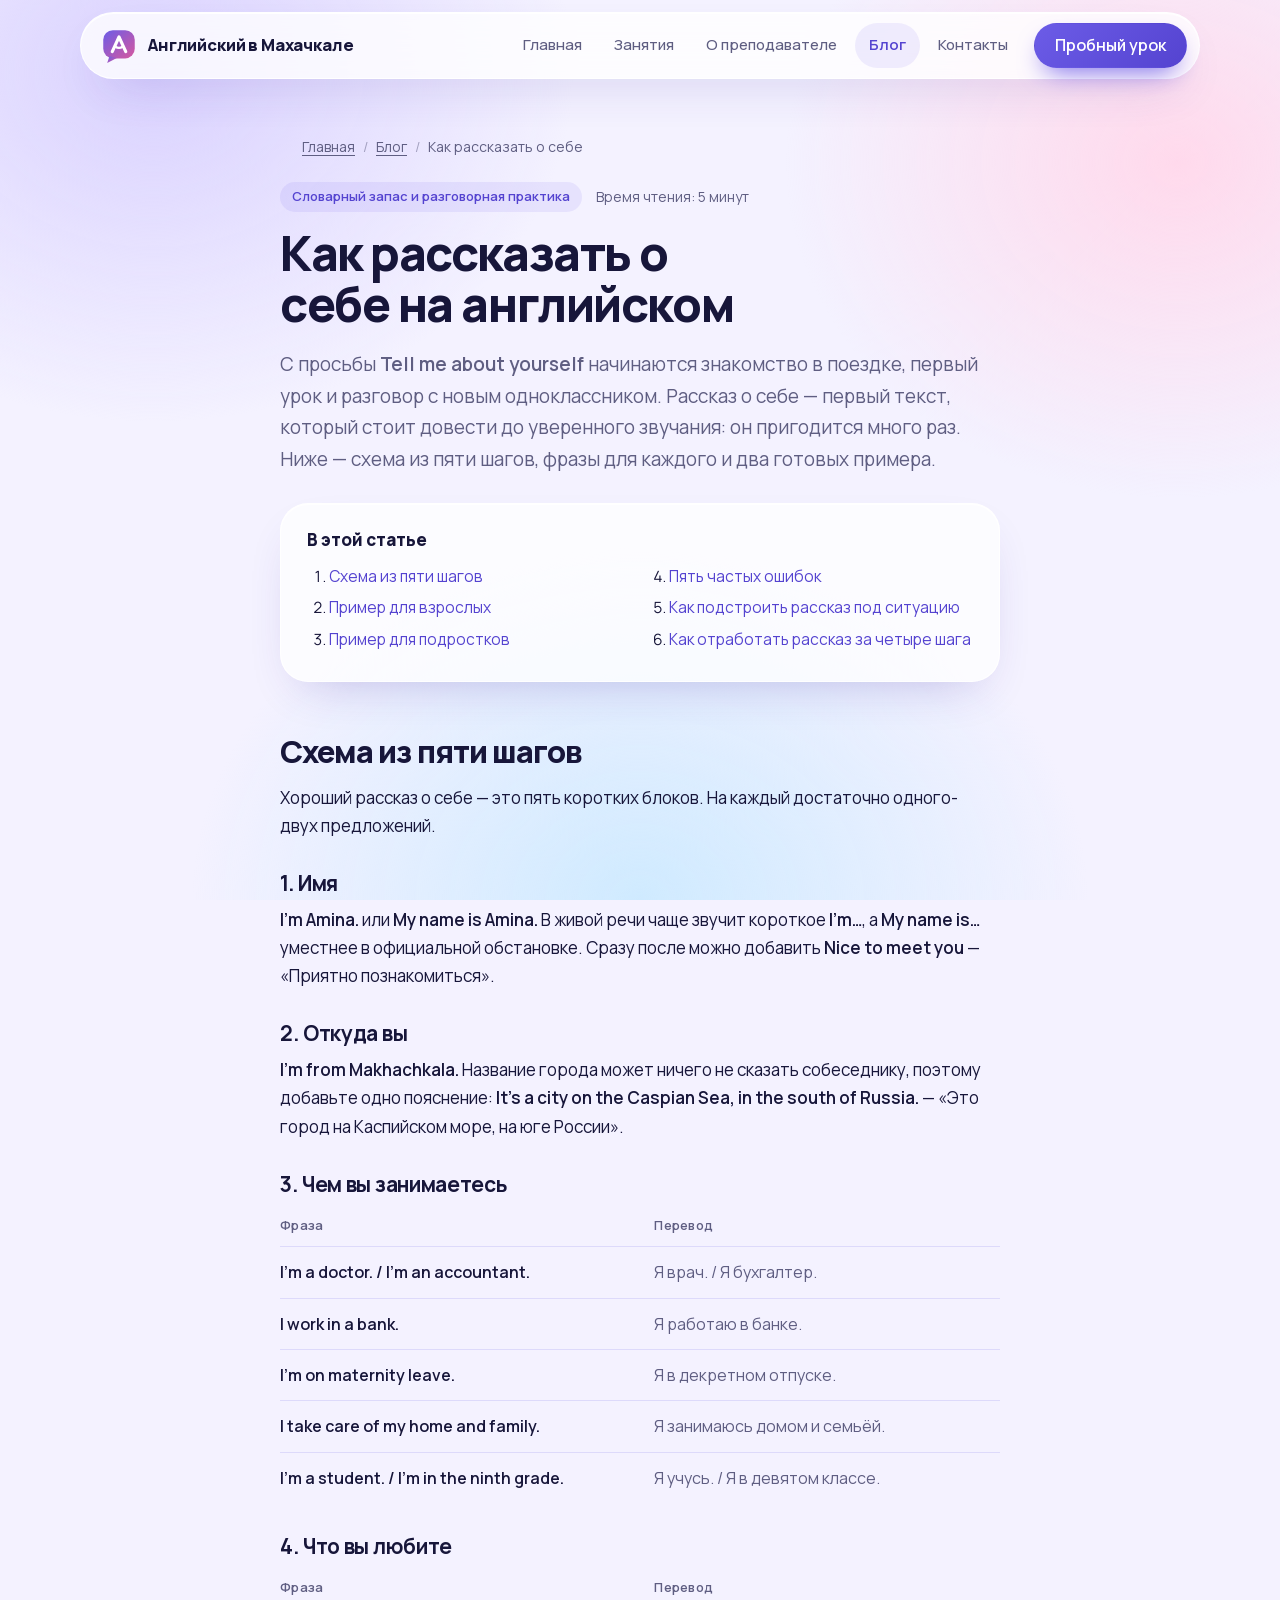
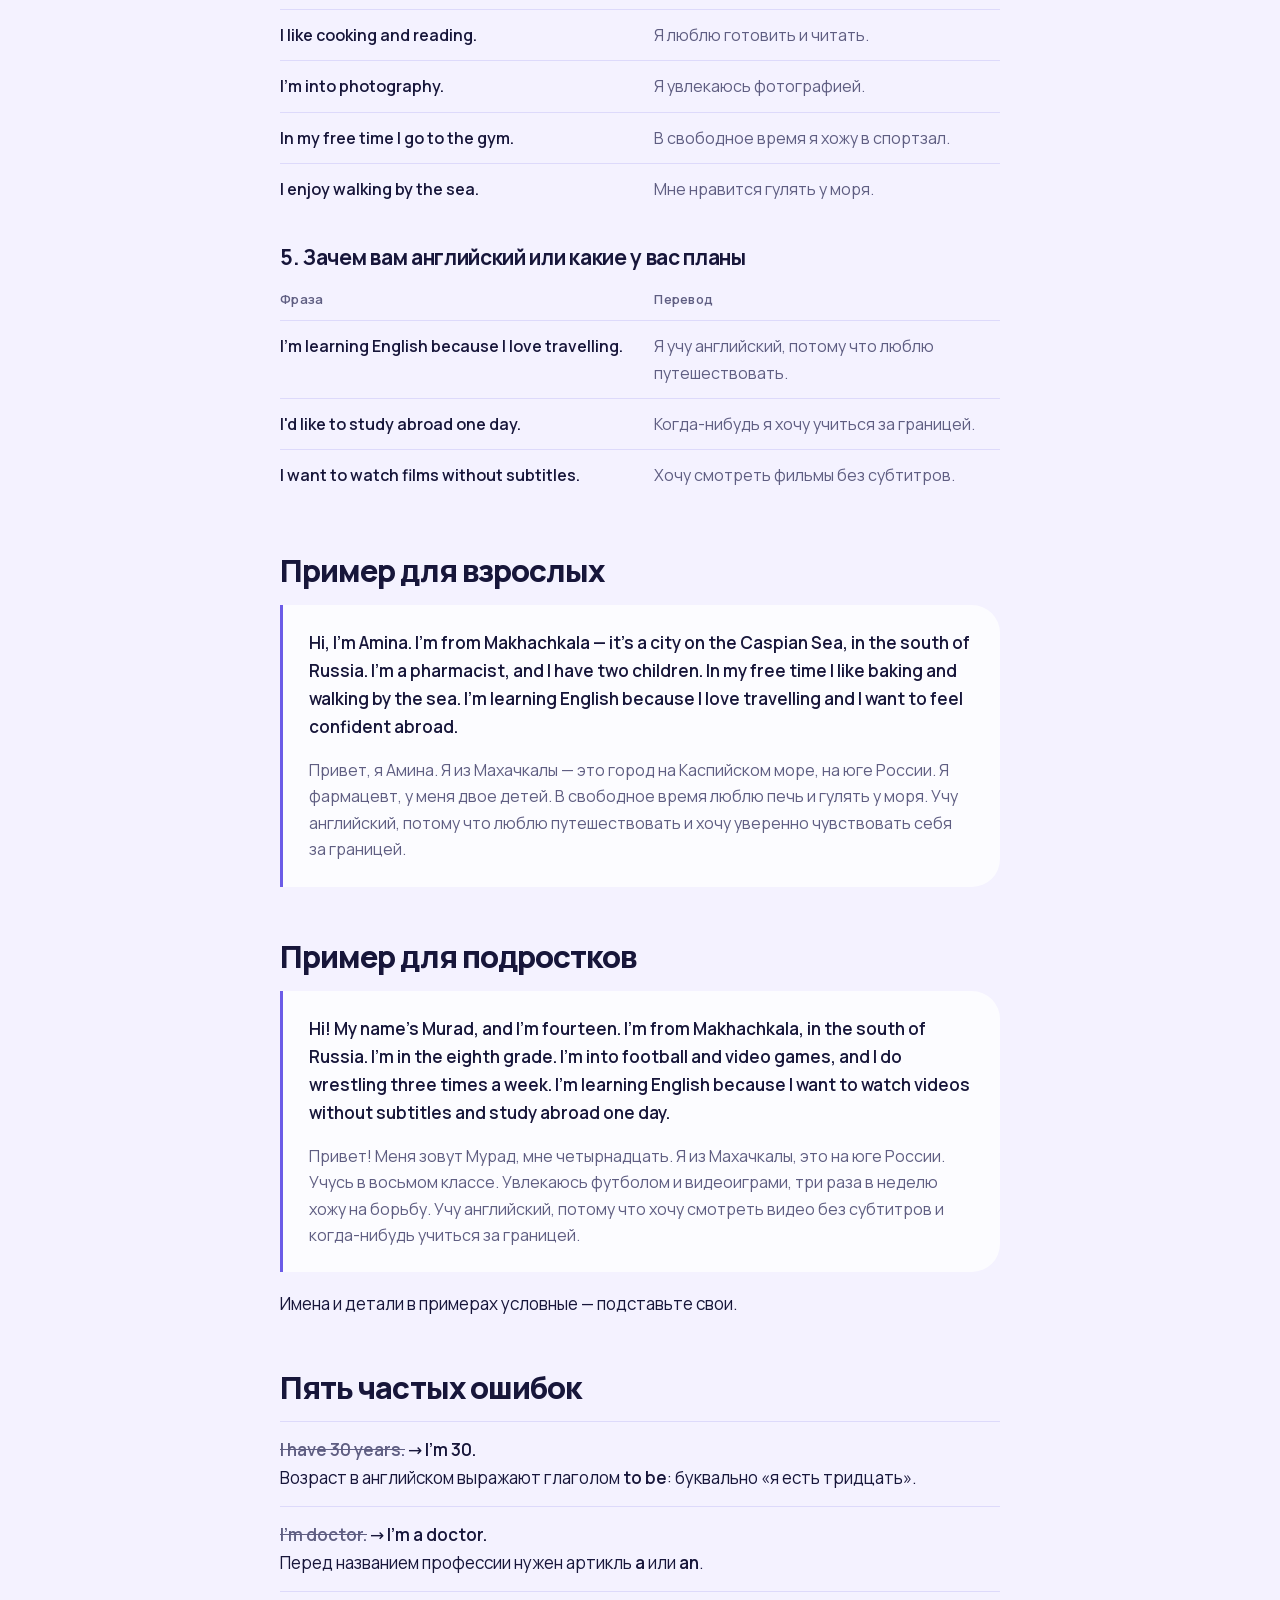
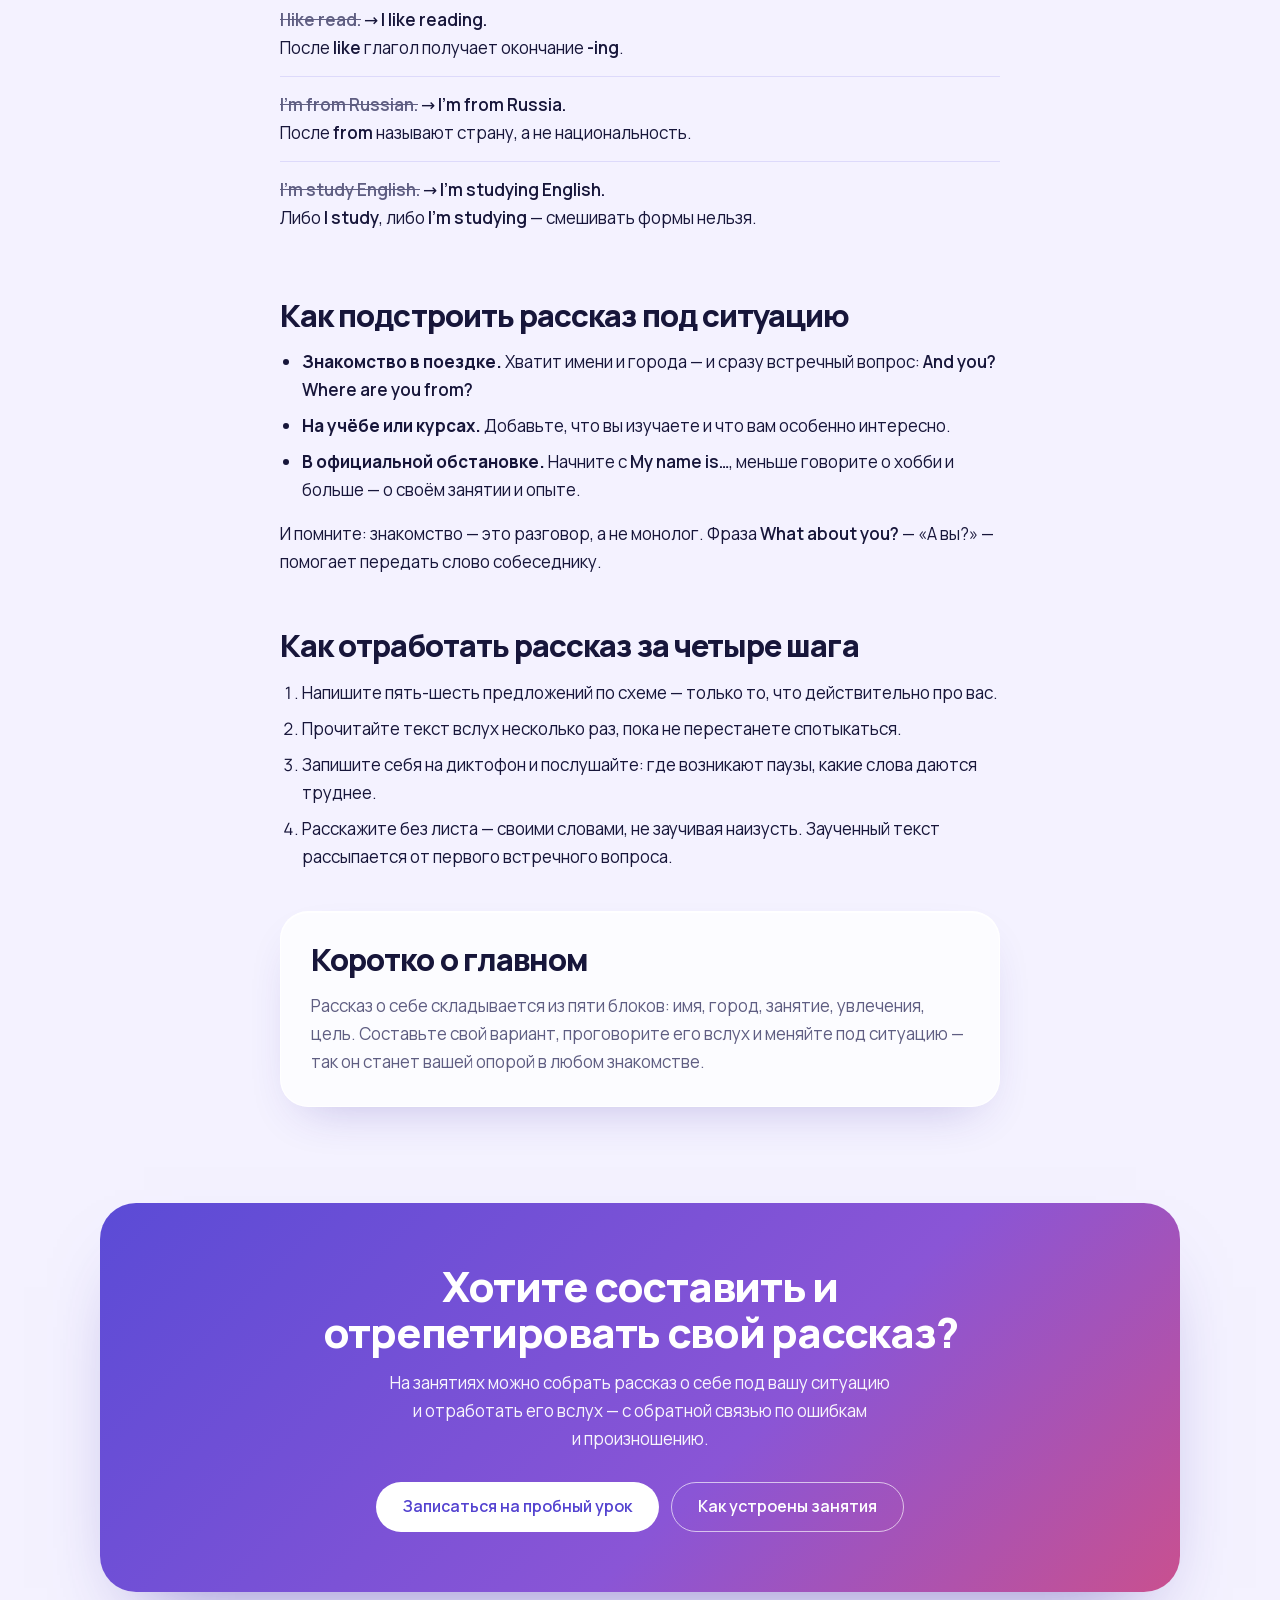
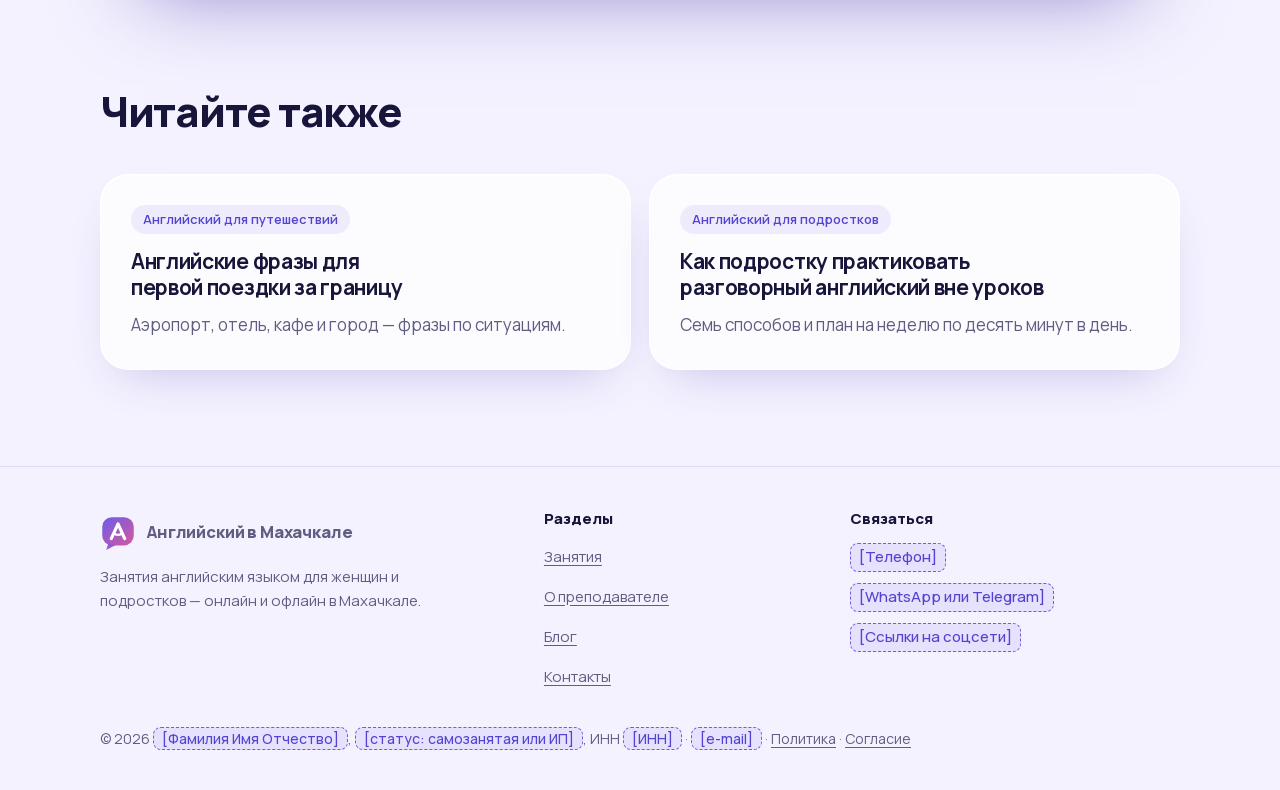
<file: blog/kak-rasskazat-o-sebe-na-angliyskom.html>
<!doctype html>
<html lang="ru" class="no-js">
<head>
<meta charset="utf-8">
<meta name="viewport" content="width=device-width, initial-scale=1">
<title>Как рассказать о себе на английском: простая схема и готовые примеры</title>
<meta name="description" content="Пошаговая схема рассказа о себе на английском: имя, город, занятие, увлечения и цель. Готовые фразы, два примера — для взрослых и подростков — и разбор частых ошибок.">
<meta name="theme-color" content="#f4f2ff">
<meta property="og:type" content="article">
<meta property="og:locale" content="ru_RU">
<meta property="og:title" content="Как рассказать о себе на английском">
<meta property="og:description" content="Схема из пяти шагов, готовые фразы, два примера и пять ошибок, которых легко избежать.">
<link rel="icon" href="../favicon.svg" type="image/svg+xml">
<link rel="preload" href="../fonts/manrope-cyrillic.woff2" as="font" type="font/woff2" crossorigin>
<link rel="stylesheet" href="../css/style.css?v=7">
<script>document.documentElement.className = 'js'</script>
<script src="../js/site.js?v=7" defer></script>
<script type="application/ld+json">
{
  "@context": "https://schema.org",
  "@type": "BlogPosting",
  "headline": "Как рассказать о себе на английском",
  "description": "Пошаговая схема рассказа о себе на английском: имя, город, занятие, увлечения и цель. Готовые фразы, два примера — для взрослых и подростков — и разбор частых ошибок.",
  "inLanguage": "ru",
  "articleSection": "Словарный запас и разговорная практика",
  "author": {
    "@type": "Person",
    "name": "Джамиля"
  }
}
</script>
</head>
<body>
<a class="skip" href="#main">Перейти к содержанию</a>

<header class="site-header">
  <a class="logo" href="../index.html" aria-label="Английский в Махачкале — на главную"><img class="logo-mark" src="../images/logo.svg" width="36" height="36" alt="">Английский в Махачкале</a>
  <button class="nav-toggle" type="button" aria-expanded="false" aria-controls="site-nav"><span class="sr-only">Меню</span><span aria-hidden="true"></span></button>
  <nav id="site-nav" class="site-nav" aria-label="Основная навигация">
    <a href="../index.html">Главная</a>
    <a href="../zanyatiya.html">Занятия</a>
    <a href="../o-prepodavatele.html">О преподавателе</a>
    <a href="../blog.html" aria-current="page">Блог</a>
    <a href="../kontakty.html">Контакты</a>
    <a class="btn" href="../kontakty.html#zapis">Пробный урок</a>
  </nav>
</header>

<main id="main">
  <div class="wrap">

    <article class="article">
      <nav aria-label="Хлебные крошки"><ol class="crumbs"><li><a href="../index.html">Главная</a></li><li><a href="../blog.html">Блог</a></li><li aria-current="page">Как рассказать о себе</li></ol></nav>
      <p class="meta"><a class="tag" href="../blog.html#razgovor">Словарный запас и разговорная практика</a><span class="read-time">Время чтения: 5 минут</span></p>
      <h1>Как рассказать о себе на английском</h1>
      <p class="lead">С просьбы <span lang="en">Tell me about yourself</span> начинаются знакомство в поездке, первый урок и разговор с новым одноклассником. Рассказ о себе — первый текст, который стоит довести до уверенного звучания: он пригодится много раз. Ниже — схема из пяти шагов, фразы для каждого и два готовых примера.</p>

      <h2>Схема из пяти шагов</h2>
      <p>Хороший рассказ о себе — это пять коротких блоков. На каждый достаточно одного-двух предложений.</p>

      <h3>1. Имя</h3>
      <p><span lang="en">I'm Amina.</span> или <span lang="en">My name is Amina.</span> В живой речи чаще звучит короткое <span lang="en">I'm…</span>, а <span lang="en">My name is…</span> уместнее в официальной обстановке. Сразу после можно добавить <span lang="en">Nice to meet you</span> — «Приятно познакомиться».</p>

      <h3>2. Откуда вы</h3>
      <p><span lang="en">I'm from Makhachkala.</span> Название города может ничего не сказать собеседнику, поэтому добавьте одно пояснение: <span lang="en">It's a city on the Caspian Sea, in the south of Russia.</span> — «Это город на Каспийском море, на юге России».</p>

      <h3>3. Чем вы занимаетесь</h3>
      <table class="phrases">
        <thead><tr><th scope="col">Фраза</th><th scope="col">Перевод</th></tr></thead>
        <tbody>
          <tr><td lang="en">I'm a doctor. / I'm an accountant.</td><td>Я врач. / Я бухгалтер.</td></tr>
          <tr><td lang="en">I work in a bank.</td><td>Я работаю в банке.</td></tr>
          <tr><td lang="en">I'm on maternity leave.</td><td>Я в декретном отпуске.</td></tr>
          <tr><td lang="en">I take care of my home and family.</td><td>Я занимаюсь домом и семьёй.</td></tr>
          <tr><td lang="en">I'm a student. / I'm in the ninth grade.</td><td>Я учусь. / Я в девятом классе.</td></tr>
        </tbody>
      </table>

      <h3>4. Что вы любите</h3>
      <table class="phrases">
        <thead><tr><th scope="col">Фраза</th><th scope="col">Перевод</th></tr></thead>
        <tbody>
          <tr><td lang="en">I like cooking and reading.</td><td>Я люблю готовить и читать.</td></tr>
          <tr><td lang="en">I'm into photography.</td><td>Я увлекаюсь фотографией.</td></tr>
          <tr><td lang="en">In my free time I go to the gym.</td><td>В свободное время я хожу в спортзал.</td></tr>
          <tr><td lang="en">I enjoy walking by the sea.</td><td>Мне нравится гулять у моря.</td></tr>
        </tbody>
      </table>

      <h3>5. Зачем вам английский или какие у вас планы</h3>
      <table class="phrases">
        <thead><tr><th scope="col">Фраза</th><th scope="col">Перевод</th></tr></thead>
        <tbody>
          <tr><td lang="en">I'm learning English because I love travelling.</td><td>Я учу английский, потому что люблю путешествовать.</td></tr>
          <tr><td lang="en">I'd like to study abroad one day.</td><td>Когда-нибудь я хочу учиться за границей.</td></tr>
          <tr><td lang="en">I want to watch films without subtitles.</td><td>Хочу смотреть фильмы без субтитров.</td></tr>
        </tbody>
      </table>

      <h2>Пример для взрослых</h2>
      <div class="sample">
        <p lang="en">Hi, I'm Amina. I'm from Makhachkala — it's a city on the Caspian Sea, in the south of Russia. I'm a pharmacist, and I have two children. In my free time I like baking and walking by the sea. I'm learning English because I love travelling and I want to feel confident abroad.</p>
        <p>Привет, я Амина. Я из Махачкалы — это город на Каспийском море, на юге России. Я фармацевт, у меня двое детей. В свободное время люблю печь и гулять у моря. Учу английский, потому что люблю путешествовать и хочу уверенно чувствовать себя за границей.</p>
      </div>

      <h2>Пример для подростков</h2>
      <div class="sample">
        <p lang="en">Hi! My name's Murad, and I'm fourteen. I'm from Makhachkala, in the south of Russia. I'm in the eighth grade. I'm into football and video games, and I do wrestling three times a week. I'm learning English because I want to watch videos without subtitles and study abroad one day.</p>
        <p>Привет! Меня зовут Мурад, мне четырнадцать. Я из Махачкалы, это на юге России. Учусь в восьмом классе. Увлекаюсь футболом и видеоиграми, три раза в неделю хожу на борьбу. Учу английский, потому что хочу смотреть видео без субтитров и когда-нибудь учиться за границей.</p>
      </div>
      <p>Имена и детали в примерах условные — подставьте свои.</p>

      <h2>Пять частых ошибок</h2>
      <ul class="fixes">
        <li><s lang="en">I have 30 years.</s> → <span lang="en">I'm 30.</span><br>Возраст в английском выражают глаголом <span lang="en">to be</span>: буквально «я есть тридцать».</li>
        <li><s lang="en">I'm doctor.</s> → <span lang="en">I'm a doctor.</span><br>Перед названием профессии нужен артикль <span lang="en">a</span> или <span lang="en">an</span>.</li>
        <li><s lang="en">I like read.</s> → <span lang="en">I like reading.</span><br>После <span lang="en">like</span> глагол получает окончание <span lang="en">-ing</span>.</li>
        <li><s lang="en">I'm from Russian.</s> → <span lang="en">I'm from Russia.</span><br>После <span lang="en">from</span> называют страну, а не национальность.</li>
        <li><s lang="en">I'm study English.</s> → <span lang="en">I'm studying English.</span><br>Либо <span lang="en">I study</span>, либо <span lang="en">I'm studying</span> — смешивать формы нельзя.</li>
      </ul>

      <h2>Как подстроить рассказ под ситуацию</h2>
      <ul>
        <li><strong>Знакомство в поездке.</strong> Хватит имени и города — и сразу встречный вопрос: <span lang="en">And you? Where are you from?</span></li>
        <li><strong>На учёбе или курсах.</strong> Добавьте, что вы изучаете и что вам особенно интересно.</li>
        <li><strong>В официальной обстановке.</strong> Начните с <span lang="en">My name is…</span>, меньше говорите о хобби и больше — о своём занятии и опыте.</li>
      </ul>
      <p>И помните: знакомство — это разговор, а не монолог. Фраза <span lang="en">What about you?</span> — «А вы?» — помогает передать слово собеседнику.</p>

      <h2>Как отработать рассказ за четыре шага</h2>
      <ol>
        <li>Напишите пять-шесть предложений по схеме — только то, что действительно про вас.</li>
        <li>Прочитайте текст вслух несколько раз, пока не перестанете спотыкаться.</li>
        <li>Запишите себя на диктофон и послушайте: где возникают паузы, какие слова даются труднее.</li>
        <li>Расскажите без листа — своими словами, не заучивая наизусть. Заученный текст рассыпается от первого встречного вопроса.</li>
      </ol>

      <div class="card note">
        <h2>Коротко о главном</h2>
        <p>Рассказ о себе складывается из пяти блоков: имя, город, занятие, увлечения, цель. Составьте свой вариант, проговорите его вслух и меняйте под ситуацию — так он станет вашей опорой в любом знакомстве.</p>
      </div>
    </article>

    <section class="cta">
      <h2>Хотите составить и отрепетировать свой рассказ?</h2>
      <p>На занятиях можно собрать рассказ о себе под вашу ситуацию и отработать его вслух — с обратной связью по ошибкам и произношению.</p>
      <div class="actions">
        <a class="btn" href="../kontakty.html#zapis">Записаться на пробный урок</a>
        <a class="btn btn-ghost" href="../zanyatiya.html">Как устроены занятия</a>
      </div>
    </section>

    <section class="section" aria-labelledby="h-also">
      <div class="section-head left"><h2 id="h-also">Читайте также</h2></div>
      <div class="grid g2">
        <article class="card post">
          <span class="tag">Английский для путешествий</span>
          <h3><a href="angliyskie-frazy-dlya-pervoy-poezdki.html">Английские фразы для первой поездки за границу</a></h3>
          <p>Аэропорт, отель, кафе и город — фразы по ситуациям.</p>
        </article>
        <article class="card post">
          <span class="tag">Английский для подростков</span>
          <h3><a href="kak-podrostku-praktikovat-razgovornyy-angliyskiy.html">Как подростку практиковать разговорный английский вне уроков</a></h3>
          <p>Семь способов и план на неделю по десять минут в день.</p>
        </article>
      </div>
    </section>

  </div>
</main>

<footer class="site-footer">
  <div class="wrap">
    <div class="footer-grid">
      <div>
        <a class="logo" href="../index.html"><img class="logo-mark" src="../images/logo.svg" width="36" height="36" alt="">Английский в Махачкале</a>
        <p>Занятия английским языком для женщин и подростков — онлайн и офлайн в Махачкале.</p>
      </div>
      <nav aria-label="Разделы сайта">
        <h2>Разделы</h2>
        <ul>
          <li><a href="../zanyatiya.html">Занятия</a></li>
          <li><a href="../o-prepodavatele.html">О преподавателе</a></li>
          <li><a href="../blog.html">Блог</a></li>
          <li><a href="../kontakty.html">Контакты</a></li>
        </ul>
      </nav>
      <div>
        <h2>Связаться</h2>
        <ul>
          <li><span class="fill">[Телефон]</span></li>
          <li><span class="fill">[WhatsApp или Telegram]</span></li>
          <li><span class="fill">[Ссылки на соцсети]</span></li>
        </ul>
      </div>
    </div>
    <p class="footer-bottom">© 2026 <span class="fill">[Фамилия Имя Отчество]</span>, <span class="fill">[статус: самозанятая или ИП]</span>, ИНН <span class="fill">[ИНН]</span> · <span class="fill">[e-mail]</span> · <a href="../politika-konfidentsialnosti.html">Политика</a> · <a href="../soglasie.html">Согласие</a></p>
  </div>
</footer>

<a class="btn mobile-cta" href="../kontakty.html#zapis">Записаться на пробный урок</a>
</body>
</html>
</file>
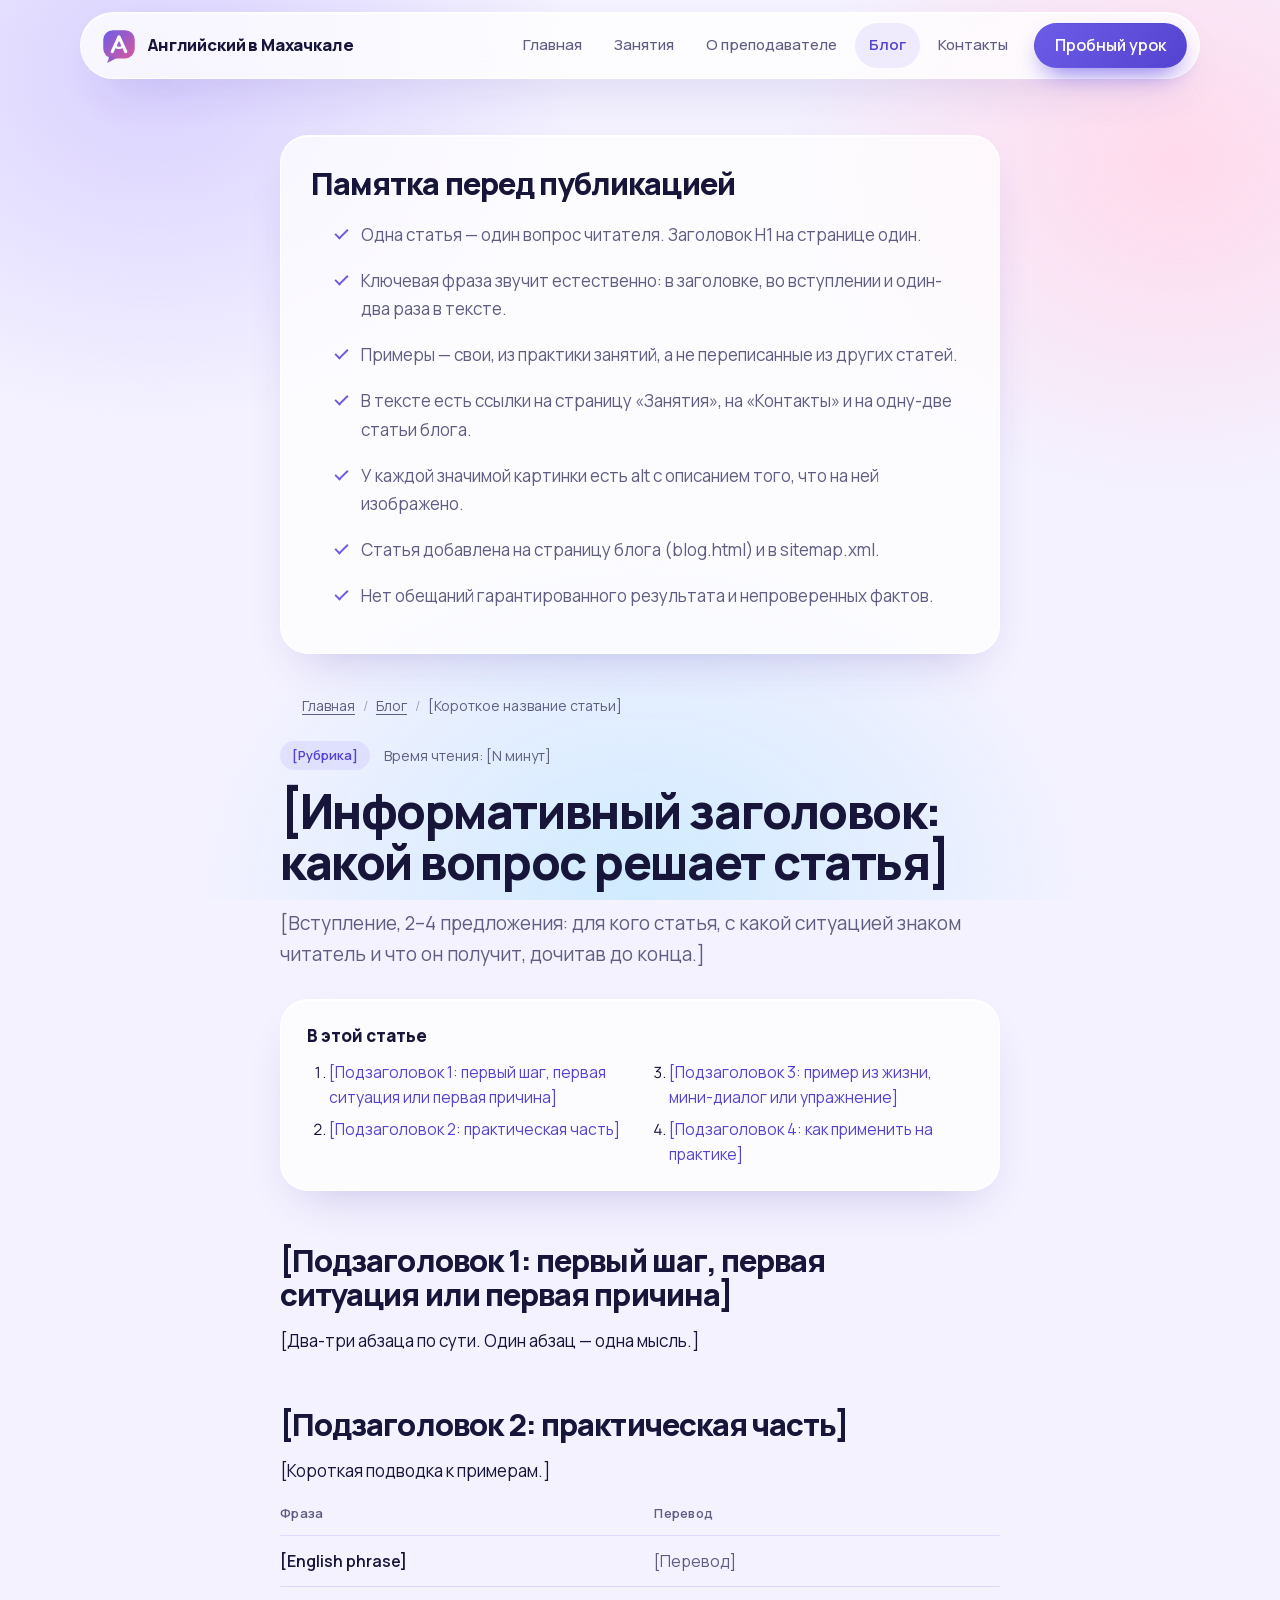
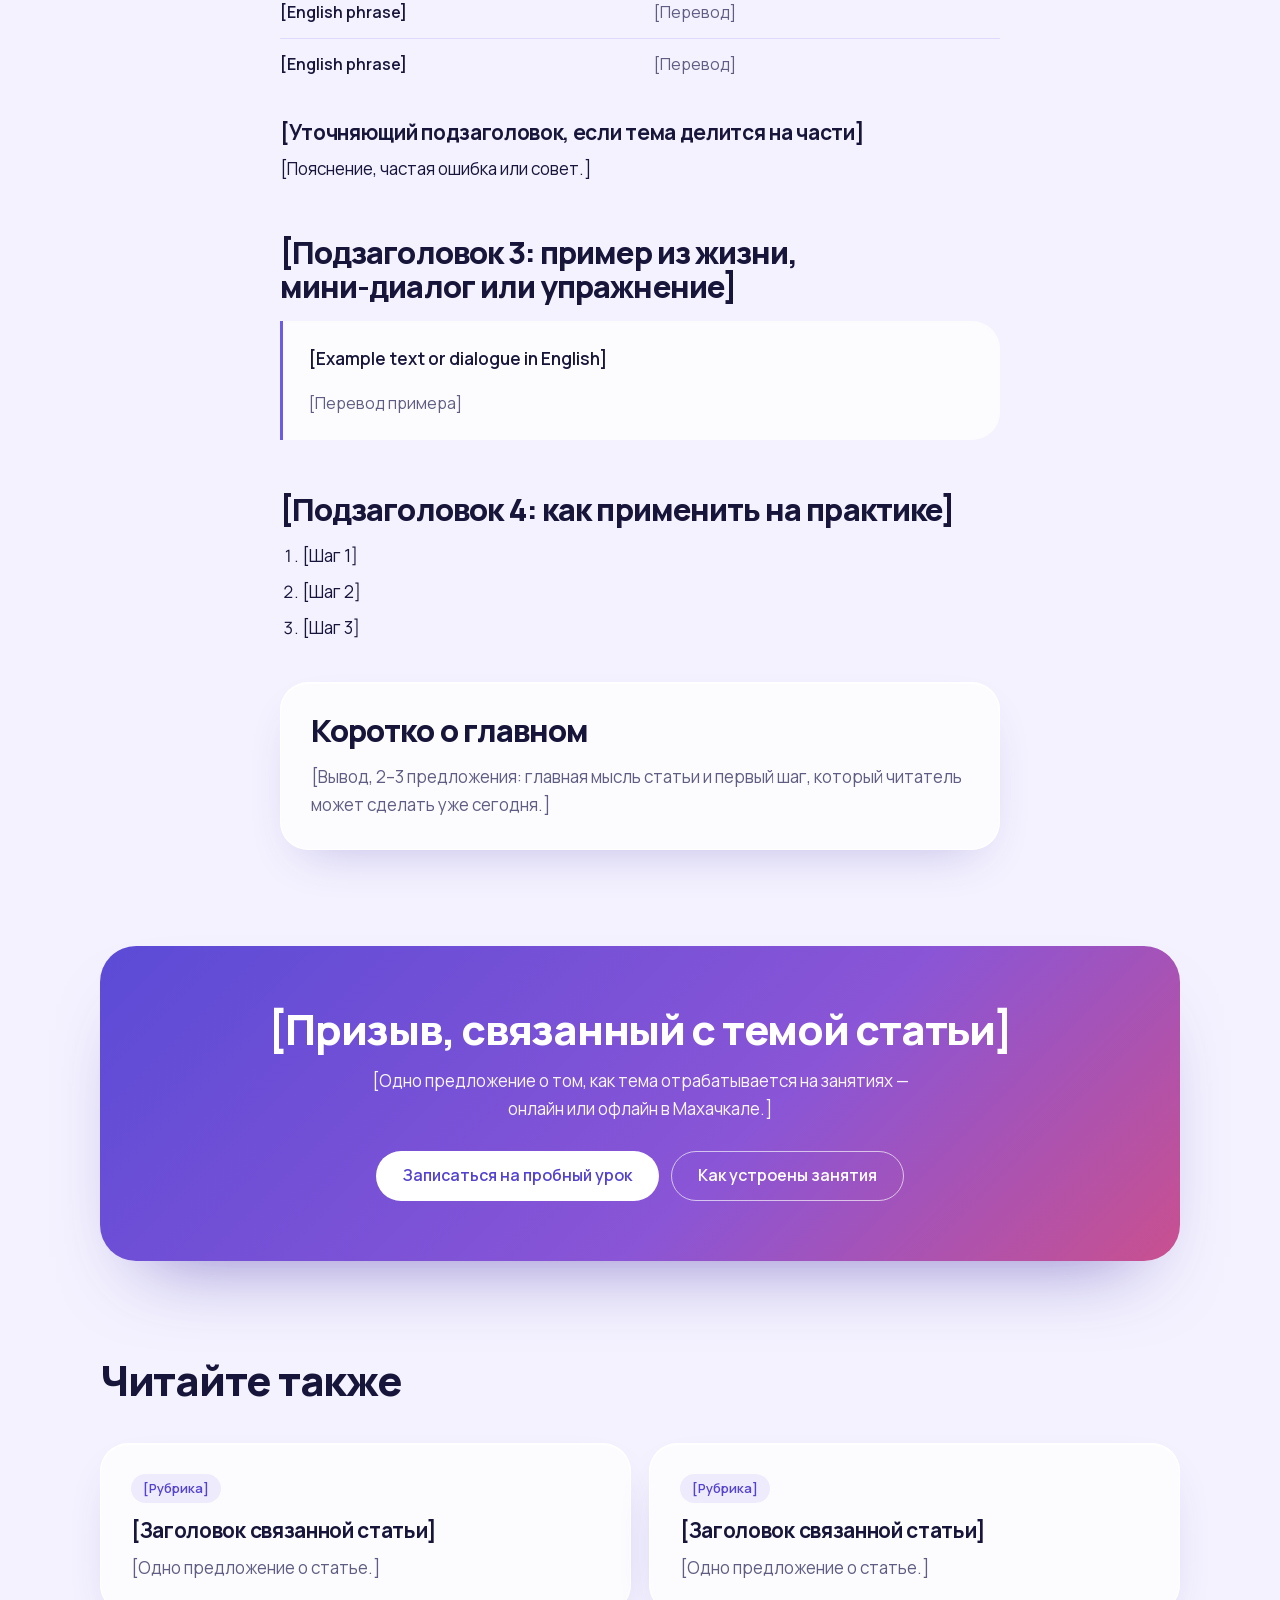
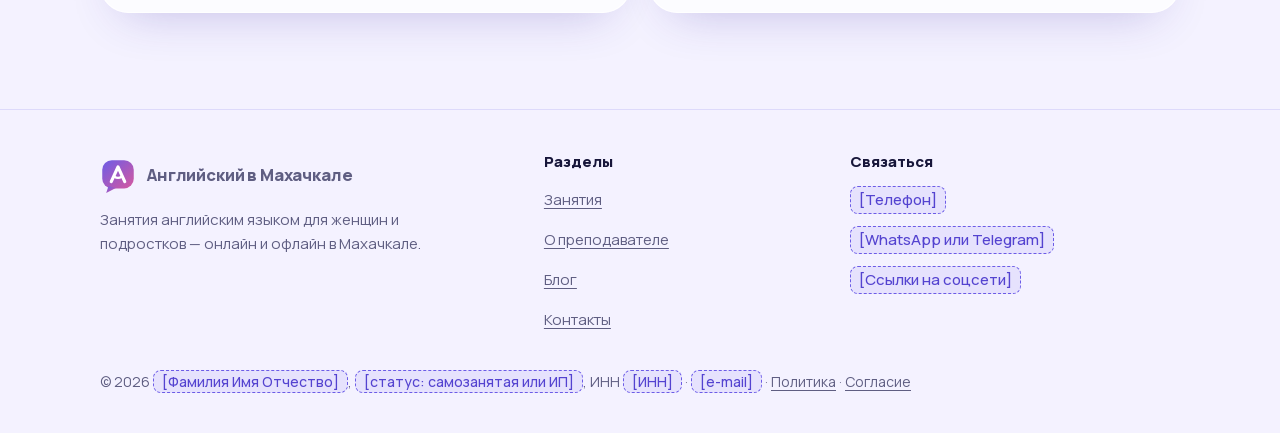
<file: blog/shablon-stati.html>
<!doctype html>
<html lang="ru" class="no-js">
<head>
<meta charset="utf-8">
<meta name="viewport" content="width=device-width, initial-scale=1">
<!-- ШАБЛОН СТАТЬИ. Скопируйте файл, дайте ему понятное имя латиницей (например, angliyskiy-v-aeroportu.html),
     заполните поля в квадратных скобках и удалите строку с robots ниже. -->
<meta name="robots" content="noindex, nofollow">
<!-- Title: до 60–65 знаков, главная мысль статьи — в начале -->
<title>[SEO-заголовок статьи]</title>
<!-- Description: 140–160 знаков — что читатель узнает и чем статья полезна -->
<meta name="description" content="[Метаописание статьи]">
<meta name="theme-color" content="#f4f2ff">
<meta property="og:type" content="article">
<meta property="og:locale" content="ru_RU">
<meta property="og:title" content="[Заголовок статьи]">
<meta property="og:description" content="[Короткое описание для соцсетей и мессенджеров]">
<link rel="icon" href="../favicon.svg" type="image/svg+xml">
<link rel="preload" href="../fonts/manrope-cyrillic.woff2" as="font" type="font/woff2" crossorigin>
<link rel="stylesheet" href="../css/style.css?v=7">
<script>document.documentElement.className = 'js'</script>
<script src="../js/site.js?v=7" defer></script>
</head>
<body>
<a class="skip" href="#main">Перейти к содержанию</a>

<header class="site-header">
  <a class="logo" href="../index.html" aria-label="Английский в Махачкале — на главную"><img class="logo-mark" src="../images/logo.svg" width="36" height="36" alt="">Английский в Махачкале</a>
  <button class="nav-toggle" type="button" aria-expanded="false" aria-controls="site-nav"><span class="sr-only">Меню</span><span aria-hidden="true"></span></button>
  <nav id="site-nav" class="site-nav" aria-label="Основная навигация">
    <a href="../index.html">Главная</a>
    <a href="../zanyatiya.html">Занятия</a>
    <a href="../o-prepodavatele.html">О преподавателе</a>
    <a href="../blog.html" aria-current="page">Блог</a>
    <a href="../kontakty.html">Контакты</a>
    <a class="btn" href="../kontakty.html#zapis">Пробный урок</a>
  </nav>
</header>

<main id="main">
  <div class="wrap">

    <article class="article">

      <!-- Памятка для автора. Удалите этот блок перед публикацией. -->
      <div class="card memo">
        <h2>Памятка перед публикацией</h2>
        <ul class="ticks">
          <li>Одна статья — один вопрос читателя. Заголовок H1 на странице один.</li>
          <li>Ключевая фраза звучит естественно: в заголовке, во вступлении и один-два раза в тексте.</li>
          <li>Примеры — свои, из практики занятий, а не переписанные из других статей.</li>
          <li>В тексте есть ссылки на страницу «Занятия», на «Контакты» и на одну-две статьи блога.</li>
          <li>У каждой значимой картинки есть alt с описанием того, что на ней изображено.</li>
          <li>Статья добавлена на страницу блога (blog.html) и в sitemap.xml.</li>
          <li>Нет обещаний гарантированного результата и непроверенных фактов.</li>
        </ul>
      </div>

      <nav aria-label="Хлебные крошки"><ol class="crumbs"><li><a href="../index.html">Главная</a></li><li><a href="../blog.html">Блог</a></li><li aria-current="page">[Короткое название статьи]</li></ol></nav>
      <p class="meta"><a class="tag" href="../blog.html">[Рубрика]</a><span class="read-time">Время чтения: [N минут]</span></p>

      <h1>[Информативный заголовок: какой вопрос решает статья]</h1>
      <p class="lead">[Вступление, 2–4 предложения: для кого статья, с какой ситуацией знаком читатель и что он получит, дочитав до конца.]</p>

      <h2>[Подзаголовок 1: первый шаг, первая ситуация или первая причина]</h2>
      <p>[Два-три абзаца по сути. Один абзац — одна мысль.]</p>

      <h2>[Подзаголовок 2: практическая часть]</h2>
      <p>[Короткая подводка к примерам.]</p>
      <table class="phrases">
        <thead><tr><th scope="col">Фраза</th><th scope="col">Перевод</th></tr></thead>
        <tbody>
          <tr><td lang="en">[English phrase]</td><td>[Перевод]</td></tr>
          <tr><td lang="en">[English phrase]</td><td>[Перевод]</td></tr>
          <tr><td lang="en">[English phrase]</td><td>[Перевод]</td></tr>
        </tbody>
      </table>

      <h3>[Уточняющий подзаголовок, если тема делится на части]</h3>
      <p>[Пояснение, частая ошибка или совет.]</p>

      <h2>[Подзаголовок 3: пример из жизни, мини-диалог или упражнение]</h2>
      <div class="sample">
        <p lang="en">[Example text or dialogue in English]</p>
        <p>[Перевод примера]</p>
      </div>

      <h2>[Подзаголовок 4: как применить на практике]</h2>
      <ol>
        <li>[Шаг 1]</li>
        <li>[Шаг 2]</li>
        <li>[Шаг 3]</li>
      </ol>

      <div class="card note">
        <h2>Коротко о главном</h2>
        <p>[Вывод, 2–3 предложения: главная мысль статьи и первый шаг, который читатель может сделать уже сегодня.]</p>
      </div>
    </article>

    <section class="cta">
      <h2>[Призыв, связанный с темой статьи]</h2>
      <p>[Одно предложение о том, как тема отрабатывается на занятиях — онлайн или офлайн в Махачкале.]</p>
      <div class="actions">
        <a class="btn" href="../kontakty.html#zapis">Записаться на пробный урок</a>
        <a class="btn btn-ghost" href="../zanyatiya.html">Как устроены занятия</a>
      </div>
    </section>

    <section class="section" aria-labelledby="h-also">
      <div class="section-head left"><h2 id="h-also">Читайте также</h2></div>
      <div class="grid g2">
        <article class="card post">
          <span class="tag">[Рубрика]</span>
          <h3><a href="angliyskie-frazy-dlya-pervoy-poezdki.html">[Заголовок связанной статьи]</a></h3>
          <p>[Одно предложение о статье.]</p>
        </article>
        <article class="card post">
          <span class="tag">[Рубрика]</span>
          <h3><a href="kak-rasskazat-o-sebe-na-angliyskom.html">[Заголовок связанной статьи]</a></h3>
          <p>[Одно предложение о статье.]</p>
        </article>
      </div>
    </section>

  </div>
</main>

<footer class="site-footer">
  <div class="wrap">
    <div class="footer-grid">
      <div>
        <a class="logo" href="../index.html"><img class="logo-mark" src="../images/logo.svg" width="36" height="36" alt="">Английский в Махачкале</a>
        <p>Занятия английским языком для женщин и подростков — онлайн и офлайн в Махачкале.</p>
      </div>
      <nav aria-label="Разделы сайта">
        <h2>Разделы</h2>
        <ul>
          <li><a href="../zanyatiya.html">Занятия</a></li>
          <li><a href="../o-prepodavatele.html">О преподавателе</a></li>
          <li><a href="../blog.html">Блог</a></li>
          <li><a href="../kontakty.html">Контакты</a></li>
        </ul>
      </nav>
      <div>
        <h2>Связаться</h2>
        <ul>
          <li><span class="fill">[Телефон]</span></li>
          <li><span class="fill">[WhatsApp или Telegram]</span></li>
          <li><span class="fill">[Ссылки на соцсети]</span></li>
        </ul>
      </div>
    </div>
    <p class="footer-bottom">© 2026 <span class="fill">[Фамилия Имя Отчество]</span>, <span class="fill">[статус: самозанятая или ИП]</span>, ИНН <span class="fill">[ИНН]</span> · <span class="fill">[e-mail]</span> · <a href="../politika-konfidentsialnosti.html">Политика</a> · <a href="../soglasie.html">Согласие</a></p>
  </div>
</footer>

<a class="btn mobile-cta" href="../kontakty.html#zapis">Записаться на пробный урок</a>
</body>
</html>
</file>
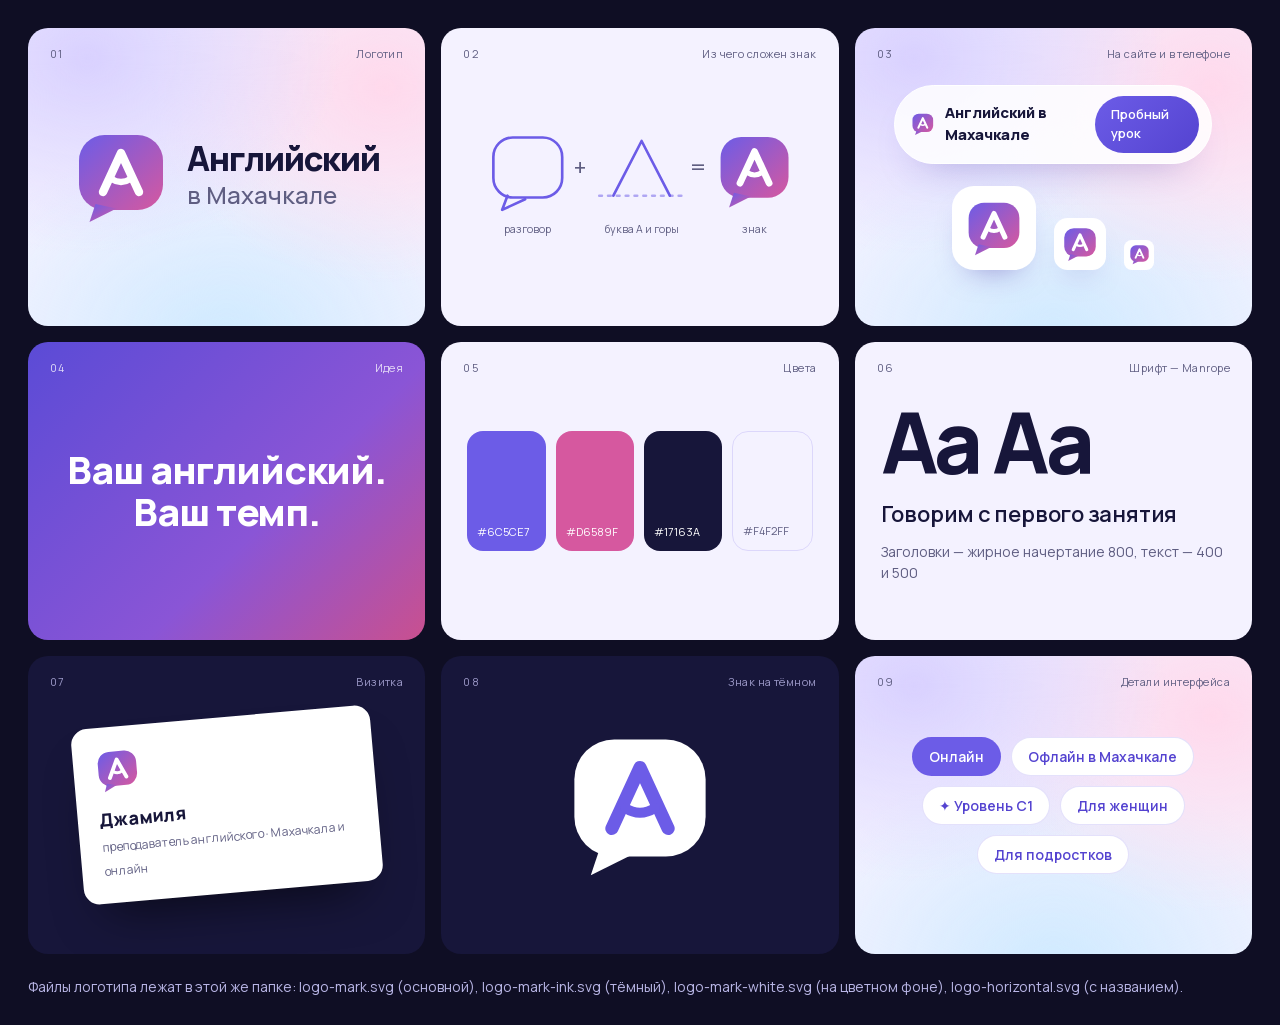
<file: brand/brandkit.html>
<!doctype html>
<html lang="ru">
<head>
<meta charset="utf-8">
<meta name="viewport" content="width=device-width, initial-scale=1">
<meta name="robots" content="noindex">
<title>Фирменный стиль — Английский в Махачкале</title>
<style>
@font-face { font-family: "Manrope"; font-weight: 400 800; src: url("../fonts/manrope-cyrillic.woff2") format("woff2"); unicode-range: U+0301, U+0400-045F, U+0490-0491, U+04B0-04B1, U+2116; }
@font-face { font-family: "Manrope"; font-weight: 400 800; src: url("../fonts/manrope-latin.woff2") format("woff2"); unicode-range: U+0000-00FF, U+2000-206F; }
:root { --ink: #17163a; --violet: #6c5ce7; --pink: #d6589f; --bg: #f4f2ff; --mute: #5f5e82; }
* { box-sizing: border-box; margin: 0; }
body { background: #0f0e24; color: var(--ink); font: 400 16px/1.5 Manrope, system-ui, sans-serif; padding: 28px; }
.board { max-width: 1320px; margin: 0 auto; display: grid; grid-template-columns: repeat(3, 1fr); gap: 16px; }
.p { position: relative; aspect-ratio: 4 / 3; border-radius: 20px; padding: 26px; overflow: hidden; display: flex; flex-direction: column; justify-content: center; align-items: center; background: var(--bg); }
.p .n { position: absolute; left: 22px; top: 18px; font-size: 11px; letter-spacing: .12em; color: var(--mute); }
.p .l { position: absolute; right: 22px; top: 18px; font-size: 11px; letter-spacing: .04em; color: var(--mute); }
.dark { background: var(--ink); color: #fff; } .dark .n, .dark .l { color: #9d9ac9; }
.grad { background: linear-gradient(135deg, #5b4bd6, #8a55d6 60%, #c9508f); color: #fff; } .grad .n, .grad .l { color: rgba(255,255,255,.8); }
.soft { background: radial-gradient(360px 280px at 15% 10%, #d9d1ff, transparent 70%), radial-gradient(340px 280px at 90% 20%, #ffd9ec, transparent 70%), radial-gradient(400px 300px at 50% 105%, #cfeaff, transparent 70%), var(--bg); }
svg.mark { display: block; }
.lockup { display: flex; align-items: center; gap: 18px; }
.lockup b { display: block; font-size: 34px; font-weight: 800; letter-spacing: -.03em; line-height: 1.05; }
.lockup span { font-size: 24px; color: var(--mute); font-weight: 500; }
.tag { font-size: clamp(26px, 3vw, 40px); font-weight: 800; letter-spacing: -.03em; line-height: 1.1; text-align: center; }
.sw { display: flex; gap: 10px; width: 100%; }
.sw div { flex: 1; height: 120px; border-radius: 16px; display: flex; align-items: flex-end; padding: 10px; font-size: 11px; color: #fff; }
.type { text-align: left; width: 100%; }
.type .big { font-size: 84px; font-weight: 800; letter-spacing: -.05em; line-height: 1; }
.type p { color: var(--mute); margin-top: 10px; font-size: 14px; }
.type .row { font-size: 22px; font-weight: 600; margin-top: 14px; letter-spacing: -.01em; }
.bar { width: 92%; background: rgba(255,255,255,.85); border: 1px solid #fff; border-radius: 999px; padding: 10px 12px 10px 16px; display: flex; align-items: center; justify-content: space-between; box-shadow: 0 20px 40px -24px rgba(60,40,160,.4); font-weight: 800; font-size: 15px; }
.bar i { font-style: normal; display: flex; align-items: center; gap: 10px; }
.btn { background: linear-gradient(135deg, #6c5ce7, #5443d0); color: #fff; border-radius: 999px; padding: 9px 16px; font-size: 13px; font-weight: 600; }
.icons { display: flex; gap: 18px; align-items: flex-end; margin-top: 22px; }
.app { border-radius: 26%; background: #fff; display: grid; place-items: center; box-shadow: 0 16px 30px -18px rgba(60,40,160,.5); }
.card { width: 300px; height: 176px; border-radius: 16px; background: #fff; color: var(--ink); padding: 22px; display: flex; flex-direction: column; justify-content: space-between; transform: rotate(-5deg); box-shadow: 0 30px 50px -24px rgba(0,0,0,.6); }
.card small { color: var(--mute); font-size: 12px; }
.card b { font-size: 18px; font-weight: 800; }
.chips { display: flex; flex-wrap: wrap; gap: 10px; justify-content: center; }
.chip { background: #fff; border: 1px solid rgba(108,92,231,.18); color: #5443d0; border-radius: 999px; padding: 8px 16px; font-size: 14px; font-weight: 600; }
.chip.on { background: var(--violet); color: #fff; }
.note { max-width: 1320px; margin: 22px auto 0; color: #b9b6e6; font-size: 14px; }
@media (max-width: 900px) { .board { grid-template-columns: 1fr; } body { padding: 14px; } }
</style>
</head>
<body>
<svg width="0" height="0" style="position:absolute" aria-hidden="true">
  <defs>
    <linearGradient id="g" x1="0" y1="0" x2="1" y2="1"><stop offset="0" stop-color="#6c5ce7"/><stop offset="1" stop-color="#d6589f"/></linearGradient>
    <symbol id="m" viewBox="0 0 64 64">
      <rect x="4" y="4" width="56" height="50" rx="17" fill="var(--f, url(#g))"/>
      <path d="M15 50 11 62 29 53z" fill="var(--f, url(#g))"/>
      <path d="M20 42 32 16 44 42" fill="none" stroke="var(--s, #fff)" stroke-width="5.6" stroke-linecap="round" stroke-linejoin="round"/>
      <path d="M25.6 33.2Q32 37.4 38.4 33.2" fill="none" stroke="var(--s, #fff)" stroke-width="4.2" stroke-linecap="round"/>
    </symbol>
  </defs>
</svg>

<main class="board">
  <section class="p soft"><span class="n">01</span><span class="l">Логотип</span>
    <div class="lockup"><svg class="mark" width="96" height="96"><use href="#m"/></svg><div><b>Английский</b><span>в Махачкале</span></div></div>
  </section>

  <section class="p"><span class="n">02</span><span class="l">Из чего сложен знак</span>
    <svg viewBox="0 0 360 150" width="92%" aria-label="Реплика плюс вершина равно знак">
      <g fill="none" stroke="#6c5ce7" stroke-width="3" stroke-linecap="round" stroke-linejoin="round">
        <rect x="14" y="30" width="78" height="68" rx="22"/><path d="M30 96 24 112 50 100"/>
        <path d="M150 96 182 34 214 96"/><path d="M134 96h96" stroke-dasharray="3 7" opacity=".5"/>
      </g>
      <text x="112" y="74" font-size="26" fill="#5f5e82" text-anchor="middle">+</text>
      <text x="246" y="74" font-size="26" fill="#5f5e82" text-anchor="middle">=</text>
      <use href="#m" x="266" y="24" width="88" height="88"/>
      <g font-size="12" fill="#5f5e82" text-anchor="middle"><text x="53" y="138">разговор</text><text x="182" y="138">буква A и горы</text><text x="310" y="138">знак</text></g>
    </svg>
  </section>

  <section class="p soft"><span class="n">03</span><span class="l">На сайте и в телефоне</span>
    <div class="bar"><i><svg width="30" height="30"><use href="#m"/></svg>Английский в Махачкале</i><span class="btn">Пробный урок</span></div>
    <div class="icons">
      <div class="app" style="width:84px;height:84px"><svg width="58" height="58"><use href="#m"/></svg></div>
      <div class="app" style="width:52px;height:52px"><svg width="36" height="36"><use href="#m"/></svg></div>
      <div class="app" style="width:30px;height:30px"><svg width="21" height="21"><use href="#m"/></svg></div>
    </div>
  </section>

  <section class="p grad"><span class="n">04</span><span class="l">Идея</span>
    <p class="tag">Ваш английский.<br>Ваш темп.</p>
  </section>

  <section class="p"><span class="n">05</span><span class="l">Цвета</span>
    <div class="sw">
      <div style="background:#6c5ce7">#6C5CE7</div><div style="background:#d6589f">#D6589F</div>
      <div style="background:#17163a">#17163A</div><div style="background:#f4f2ff;color:#5f5e82;border:1px solid #dcd7fb">#F4F2FF</div>
    </div>
  </section>

  <section class="p"><span class="n">06</span><span class="l">Шрифт — Manrope</span>
    <div class="type"><div class="big">Аа Aa</div><div class="row">Говорим с первого занятия</div><p>Заголовки — жирное начертание 800, текст — 400 и 500</p></div>
  </section>

  <section class="p dark"><span class="n">07</span><span class="l">Визитка</span>
    <div class="card"><svg width="44" height="44"><use href="#m"/></svg><div><b>Джамиля</b><br><small>преподаватель английского · Махачкала и онлайн</small></div></div>
  </section>

  <section class="p dark"><span class="n">08</span><span class="l">Знак на тёмном</span>
    <svg width="150" height="150" style="--f:#fff;--s:#6c5ce7"><use href="#m"/></svg>
  </section>

  <section class="p soft"><span class="n">09</span><span class="l">Детали интерфейса</span>
    <div class="chips"><span class="chip on">Онлайн</span><span class="chip">Офлайн в Махачкале</span><span class="chip">✦ Уровень C1</span><span class="chip">Для женщин</span><span class="chip">Для подростков</span></div>
  </section>
</main>
<p class="note">Файлы логотипа лежат в этой же папке: logo-mark.svg (основной), logo-mark-ink.svg (тёмный), logo-mark-white.svg (на цветном фоне), logo-horizontal.svg (с названием).</p>
</body>
</html>
</file>
<file: css/style.css>
/* ==========================================================================
   Английский в Махачкале — стили сайта
   Палитра: мягкие пастельные градиенты, «стекло» и фиолетовый акцент
   ========================================================================== */

/* Шрифт Manrope лежит в папке fonts (лицензия SIL OFL — fonts/OFL.txt) */
@font-face {
  font-family: "Manrope";
  font-style: normal;
  font-weight: 400 800;
  font-display: swap;
  src: url("../fonts/manrope-cyrillic.woff2") format("woff2");
  unicode-range: U+0301, U+0400-045F, U+0490-0491, U+04B0-04B1, U+2116;
}
@font-face {
  font-family: "Manrope";
  font-style: normal;
  font-weight: 400 800;
  font-display: swap;
  src: url("../fonts/manrope-latin.woff2") format("woff2");
  unicode-range: U+0000-00FF, U+0131, U+0152-0153, U+02BB-02BC, U+02C6, U+02DA, U+02DC, U+0304, U+0308, U+0329, U+2000-206F, U+20AC, U+2122, U+2191, U+2193, U+2212, U+2215, U+FEFF, U+FFFD;
}

:root {
  --bg: #f4f2ff;
  --ink: #17163a;
  --mute: #5f5e82;
  --accent: #6c5ce7;
  --accent-dark: #5443d0;
  --accent-pink: #d6589f;
  --accent-soft: rgba(108, 92, 231, .1);
  --gradient: linear-gradient(135deg, #5b4bd6, #8a55d6 60%, #c9508f);
  --card: rgba(255, 255, 255, .74);
  --line: rgba(108, 92, 231, .16);
  --field-line: #8e8cb0;
  --danger: #b3261e;
  --ok: #1d7a4c;
  --radius: 28px;
  --radius-md: 18px;
  --radius-sm: 14px;
  --shadow: 0 20px 50px -24px rgba(60, 40, 160, .3);
  --ease: cubic-bezier(.2, .7, .2, 1);
  --z-cta: 9;
  --z-header: 10;
  --z-consent: 11;
}

*, *::before, *::after { box-sizing: border-box; }
html { scroll-behavior: smooth; -webkit-text-size-adjust: 100%; }
[id] { scroll-margin-top: 104px; }

body {
  margin: 0;
  color: var(--ink);
  background: var(--bg);
  font: 400 17px/1.65 Manrope, system-ui, -apple-system, "Segoe UI", Roboto, sans-serif;
  -webkit-font-smoothing: antialiased;
  overflow-x: hidden;
}
body::before {
  content: "";
  position: fixed;
  inset: 0;
  z-index: -1;
  pointer-events: none;
  background:
    radial-gradient(600px 500px at 12% 8%, #d9d1ff, transparent 70%),
    radial-gradient(560px 480px at 92% 18%, #ffd9ec, transparent 70%),
    radial-gradient(640px 520px at 50% 100%, #cfeaff, transparent 70%);
}
::selection { background: rgba(108, 92, 231, .22); }

img { max-width: 100%; height: auto; }
a { color: var(--accent-dark); text-underline-offset: 3px; }
a:hover { color: var(--accent); }
:focus-visible { outline: 3px solid var(--accent); outline-offset: 3px; border-radius: 6px; }

h1, h2, h3 { margin: 0; letter-spacing: -.03em; line-height: 1.1; text-wrap: balance; overflow-wrap: break-word; }
h1 { font-size: clamp(32px, 4.6vw, 58px); font-weight: 800; line-height: 1.06; }
h2 { font-size: clamp(26px, 3.4vw, 42px); font-weight: 800; }
h3, .h3 { font-size: 21px; font-weight: 700; letter-spacing: -.015em; line-height: 1.25; }
h1 em {
  font-style: normal;
  color: var(--accent);
  background: linear-gradient(120deg, var(--accent), var(--accent-pink));
  -webkit-background-clip: text;
  background-clip: text;
  -webkit-text-fill-color: transparent;
  -webkit-box-decoration-break: clone;
  box-decoration-break: clone;
}
p { margin: 0 0 16px; text-wrap: pretty; }

main { overflow-x: clip; }
.wrap { max-width: 1120px; margin: 0 auto; padding: 0 20px; }
.sr-only { position: absolute; width: 1px; height: 1px; overflow: hidden; clip: rect(0 0 0 0); white-space: nowrap; }
.skip { position: absolute; left: -999px; top: 8px; z-index: 20; background: var(--ink); color: #fff; padding: 10px 16px; border-radius: 10px; }
.skip:focus { left: 8px; color: #fff; }

/* Поля, которые нужно заполнить своими данными */
.fill {
  background: var(--accent-soft);
  border: 1px dashed var(--accent);
  border-radius: 8px;
  padding: 1px 8px;
  color: var(--accent-dark);
  font-weight: 500;
  -webkit-box-decoration-break: clone;
  box-decoration-break: clone;
}

/* --- Карточка («стекло») ------------------------------------------------ */
.card {
  background: var(--card);
  border: 1px solid rgba(255, 255, 255, .9);
  border-radius: var(--radius);
  box-shadow: inset 0 1px 0 #fff, var(--shadow);
  padding: 30px;
}
.card h3, .card .h3 { margin-bottom: 10px; }
.card p { color: var(--mute); }
.card > :last-child { margin-bottom: 0; }
.card.dark { background: var(--ink); border-color: transparent; box-shadow: var(--shadow); color: #fff; }
.card.dark p { color: #c9c6ee; }
.card.dark .big { color: #b9aefc !important; }
.card.tint-violet { background: linear-gradient(160deg, rgba(255, 255, 255, .86) 30%, rgba(217, 209, 255, .7)); }
.card.tint-pink { background: linear-gradient(160deg, rgba(255, 255, 255, .86) 30%, rgba(255, 217, 236, .75)); }

/* --- Шапка -------------------------------------------------------------- */
.site-header {
  position: sticky;
  top: 12px;
  z-index: var(--z-header);
  width: calc(100% - 40px);
  max-width: 1120px;
  margin: 12px auto 0;
  padding: 10px 12px 10px 20px;
  border-radius: 999px;
  display: flex;
  align-items: center;
  justify-content: space-between;
  gap: 16px;
  background: rgba(255, 255, 255, .78);
  border: 1px solid rgba(255, 255, 255, .9);
  box-shadow: inset 0 1px 0 #fff, var(--shadow);
  -webkit-backdrop-filter: blur(16px);
  backdrop-filter: blur(16px);
}
.logo { display: inline-flex; align-items: center; gap: 10px; min-height: 44px; font-weight: 800; font-size: 16.5px; line-height: 1.15; color: var(--ink); text-decoration: none; letter-spacing: -.01em; }
.logo:hover { color: var(--ink); }
.logo-mark { flex: none; width: 36px; height: 36px; }
.site-nav { display: flex; align-items: center; gap: 4px; font-size: 15px; font-weight: 500; }
.site-nav a { padding: 10px 14px; border-radius: 999px; color: var(--mute); text-decoration: none; transition: background .2s, color .2s; }
.site-nav a:hover { color: var(--ink); background: rgba(108, 92, 231, .06); }
.site-nav a[aria-current="page"] { color: var(--accent-dark); background: var(--accent-soft); font-weight: 600; }
.site-nav a.btn { margin-left: 8px; padding: 12px 20px; }
.nav-toggle { display: none; flex: none; width: 44px; height: 44px; border-radius: 50%; border: 1px solid var(--line); background: #fff; align-items: center; justify-content: center; cursor: pointer; padding: 0; }
.nav-toggle span[aria-hidden] { position: relative; width: 18px; height: 2px; border-radius: 2px; background: var(--ink); transition: background .2s; }
.nav-toggle span[aria-hidden]::before, .nav-toggle span[aria-hidden]::after { content: ""; position: absolute; left: 0; width: 18px; height: 2px; border-radius: 2px; background: var(--ink); transition: transform .25s var(--ease); }
.nav-toggle span[aria-hidden]::before { transform: translateY(-6px); }
.nav-toggle span[aria-hidden]::after { transform: translateY(6px); }
.nav-toggle[aria-expanded="true"] span[aria-hidden] { background: transparent; }
.nav-toggle[aria-expanded="true"] span[aria-hidden]::before { transform: rotate(45deg); }
.nav-toggle[aria-expanded="true"] span[aria-hidden]::after { transform: rotate(-45deg); }

/* --- Кнопки ------------------------------------------------------------- */
.btn {
  display: inline-flex;
  align-items: center;
  justify-content: center;
  min-height: 50px;
  padding: 14px 26px;
  border-radius: 999px;
  border: 1px solid transparent;
  background: linear-gradient(135deg, var(--accent), var(--accent-dark));
  color: #fff;
  font-family: inherit;
  font-size: 16px;
  font-weight: 600;
  line-height: 1.2;
  text-align: center;
  text-decoration: none;
  cursor: pointer;
  box-shadow: 0 12px 26px -10px var(--accent);
  transition: transform .25s var(--ease), box-shadow .25s, border-color .25s, background .25s;
}
.btn:hover { color: #fff; transform: translateY(-2px); box-shadow: 0 18px 30px -10px var(--accent); }
.btn:active { transform: translateY(0) scale(.98); }
.btn[disabled] { opacity: .6; cursor: default; transform: none; }
.btn-ghost { background: #fff; color: var(--ink); border-color: var(--line); box-shadow: none; }
.btn-ghost:hover { background: #fff; color: var(--accent-dark); border-color: var(--accent); box-shadow: none; }
.site-nav a.btn, .site-nav a.btn:hover { min-height: 44px; color: #fff; background: linear-gradient(135deg, var(--accent), var(--accent-dark)); }

/* --- Первый экран ------------------------------------------------------- */
.hero { display: grid; grid-template-columns: minmax(0, 1.12fr) minmax(0, .88fr); gap: 56px; align-items: center; padding: 64px 0 16px; }
.hero h1 { margin: 22px 0 20px; }
.chip { display: inline-flex; align-items: center; gap: 8px; min-height: 40px; padding: 8px 16px; border-radius: 999px; background: #fff; border: 1px solid var(--line); color: var(--accent-dark); font-size: 14px; font-weight: 600; text-decoration: none; transition: border-color .2s, transform .2s var(--ease); }
a.chip:hover { border-color: var(--accent); transform: translateY(-1px); }
.lead { font-size: 19px; color: var(--mute); }
.lead.strong { color: var(--ink); }
.hero .lead { max-width: 54ch; margin: 0 0 30px; }
.actions { display: flex; flex-wrap: wrap; gap: 12px; }
.facts { list-style: none; padding: 0; margin: 32px 0 0; display: flex; flex-wrap: wrap; gap: 8px 24px; color: var(--mute); font-size: 15px; font-weight: 500; }
.facts li::before { content: ""; display: inline-block; width: 7px; height: 7px; border-radius: 50%; background: var(--accent); margin-right: 10px; vertical-align: middle; }

.hero-visual { position: relative; max-width: 440px; width: 100%; justify-self: end; }
.hero-visual::before { content: ""; position: absolute; inset: 7% -5% -5% 9%; z-index: -1; border-radius: 44px; background: linear-gradient(135deg, #b9aefc, #f6b6d6); transform: rotate(4deg); opacity: .75; }
.hero-photo { margin: 0; aspect-ratio: 4 / 5; border-radius: 36px; overflow: hidden; border: 6px solid rgba(255, 255, 255, .8); box-shadow: 0 40px 80px -40px rgba(60, 40, 160, .5); }
.hero-photo img { display: block; width: 100%; height: 100%; object-fit: cover; object-position: 56% center; }
.float { position: absolute; margin: 0; display: flex; flex-direction: column; padding: 12px 18px; border-radius: var(--radius-md); background: rgba(255, 255, 255, .9); border: 1px solid #fff; box-shadow: var(--shadow); -webkit-backdrop-filter: blur(10px); backdrop-filter: blur(10px); font-size: 13px; line-height: 1.35; color: var(--mute); }
.float strong { font-size: 17px; font-weight: 800; color: var(--ink); letter-spacing: -.01em; }
.float-a { left: -26px; top: 34px; }
.float-a strong { font-size: 26px; line-height: 1.1; color: var(--accent); }
.float-b { right: -18px; bottom: 40px; }

/* Заголовок внутренних страниц */
.page-hero { padding: 56px 0 0; max-width: 840px; }
.page-hero h1 { font-size: clamp(31px, 4.4vw, 52px); margin-bottom: 20px; }
.page-hero .lead { max-width: 62ch; }
.crumbs { list-style: none; padding: 0; margin: 0 0 22px; display: flex; flex-wrap: wrap; gap: 4px 8px; font-size: 14px; color: var(--mute); }
.crumbs li + li::before { content: "/"; margin-right: 8px; opacity: .5; }
.crumbs a { color: var(--mute); }
.chips { display: flex; flex-wrap: wrap; gap: 8px; margin-top: 24px; }

/* --- Секции и сетки ----------------------------------------------------- */
.section { padding-top: 96px; }
.section.tight { padding-top: 28px; }
.section-head { max-width: 720px; margin: 0 auto 40px; text-align: center; }
.section-head p { margin: 14px 0 0; color: var(--mute); }
.section-head.left { margin-left: 0; text-align: left; }
.section-head.row { max-width: none; display: flex; align-items: flex-end; justify-content: space-between; gap: 16px 32px; flex-wrap: wrap; text-align: left; }
.section-head.row .more { margin: 0; }

.grid { display: grid; gap: 18px; }
.grid.start { align-items: start; }
.g2 { grid-template-columns: repeat(2, 1fr); }
.g3 { grid-template-columns: repeat(3, 1fr); }
.g4 { grid-template-columns: repeat(4, 1fr); }

/* Заголовок слева, содержимое справа */
.split { display: grid; grid-template-columns: minmax(0, .78fr) minmax(0, 1.22fr); gap: 56px; align-items: start; }
.split-head { position: sticky; top: 112px; }
.split-head h2 { margin-bottom: 16px; }
.split-head p { color: var(--mute); max-width: 36ch; }

.bento { display: grid; grid-template-columns: repeat(6, 1fr); gap: 18px; }
.b-photo { grid-column: span 2; grid-row: span 2; }
.b-intro { grid-column: span 4; }
.b-intro h2 { margin-bottom: 16px; }
.b-intro p { max-width: 62ch; }
.b-stat { grid-column: span 2; display: flex; flex-direction: column; justify-content: flex-end; }
.card.photo { margin: 0; padding: 0; overflow: hidden; }
.photo img { display: block; width: 100%; height: 100%; object-fit: cover; }
.b-photo img { object-position: 56% center; }
.big { font-size: 56px; font-weight: 800; letter-spacing: -.04em; line-height: 1; color: var(--accent) !important; margin-bottom: 10px; }

.ico { width: 46px; height: 46px; border-radius: 15px; background: var(--accent-soft); color: var(--accent-dark); display: grid; place-items: center; margin-bottom: 18px; }
.ico svg { width: 23px; height: 23px; fill: none; stroke: currentColor; stroke-width: 1.7; stroke-linecap: round; stroke-linejoin: round; }

.ticks { list-style: none; padding: 0; margin: 16px 0 0; }
.ticks li { position: relative; padding: 5px 0 5px 28px; color: var(--mute); }
.ticks li::before { content: ""; position: absolute; left: 2px; top: 13px; width: 13px; height: 7px; border-left: 2px solid var(--accent); border-bottom: 2px solid var(--accent); transform: rotate(-45deg); }
.more { display: inline-flex; align-items: center; min-height: 44px; margin-top: 10px; font-weight: 600; text-decoration: none; }
.more:hover { text-decoration: underline; }
.card .more { margin-top: auto; padding-top: 10px; }
.card:has(> .more) { display: flex; flex-direction: column; }
.hint { text-align: center; color: var(--mute); margin: 28px 0 0; }

/* Шаги процесса: линия времени */
.steps { list-style: none; padding: 0; margin: 0; display: grid; grid-template-columns: repeat(5, 1fr); gap: 24px; counter-reset: step; }
.steps li { position: relative; counter-increment: step; }
.steps li::before { content: counter(step); position: relative; z-index: 1; display: grid; place-items: center; width: 40px; height: 40px; border-radius: 50%; background: #fff; border: 2px solid var(--accent); color: var(--accent-dark); font-weight: 800; margin-bottom: 18px; box-shadow: 0 8px 18px -10px var(--accent); }
.steps li:not(:last-child)::after { content: ""; position: absolute; top: 19px; left: 40px; right: -24px; height: 2px; background: linear-gradient(90deg, var(--accent), rgba(108, 92, 231, .2)); opacity: .5; }
.steps h3 { font-size: 18px; margin-bottom: 6px; }
.steps p { font-size: 15px; margin: 0; color: var(--mute); }

/* Частые вопросы */
.faq { max-width: 800px; margin: 0 auto; display: grid; gap: 12px; }
.split .faq { max-width: none; margin: 0; }
.faq details { padding: 0; transition: box-shadow .25s; }
.faq summary { position: relative; cursor: pointer; list-style: none; padding: 20px 58px 20px 24px; font-weight: 600; border-radius: var(--radius); }
.faq summary::-webkit-details-marker { display: none; }
.faq summary::after { content: "+"; position: absolute; right: 22px; top: 50%; transform: translateY(-50%); font-size: 26px; font-weight: 400; line-height: 1; color: var(--accent); transition: transform .25s var(--ease); }
.faq summary:hover { color: var(--accent-dark); }
.faq details[open] summary::after { transform: translateY(-50%) rotate(45deg); }
.faq details p { margin: 0; padding: 0 24px 22px; max-width: 64ch; }

/* Отзывы (блок включается, когда появятся реальные отзывы) */
.review { margin: 0; }
.review blockquote { margin: 0; color: var(--mute); }
.review cite { display: block; margin-top: 14px; font-style: normal; font-weight: 600; }

/* --- Контакты и формы --------------------------------------------------- */
.contacts { display: grid; grid-template-columns: auto 1fr; gap: 12px 20px; margin: 20px 0 0; }
.contacts.flush { margin-top: 0; }
.contacts dt { color: var(--mute); font-size: 15px; }
.contacts dd { margin: 0; font-weight: 600; }
.h-card { font-size: 26px; }

.form { display: grid; gap: 18px; align-content: start; }
fieldset { border: 0; padding: 0; margin: 0; min-width: 0; }
.field label, .field legend { display: block; padding: 0; margin-bottom: 8px; font-size: 15px; font-weight: 600; }
.field small { font-size: 13.5px; font-weight: 400; color: var(--mute); }
.field-hint { display: block; margin-top: 8px; font-size: 14px; }
.field input[type="text"], .field select, .field textarea {
  width: 100%;
  min-height: 52px;
  padding: 14px 16px;
  border: 1px solid var(--field-line);
  border-radius: var(--radius-sm);
  background: #fff;
  color: var(--ink);
  font: inherit;
  transition: border-color .2s, box-shadow .2s;
}
.field input[type="text"]:hover, .field select:hover, .field textarea:hover { border-color: var(--accent); }
.field input[type="text"]:focus, .field select:focus, .field textarea:focus { outline: 0; border-color: var(--accent); box-shadow: 0 0 0 4px rgba(108, 92, 231, .18); }
.field input:user-invalid, .field select:user-invalid, .field textarea:user-invalid { border-color: var(--danger); box-shadow: 0 0 0 4px rgba(179, 38, 30, .12); }
.field textarea { min-height: 96px; resize: vertical; }
.opts { display: flex; flex-wrap: wrap; gap: 8px; }
.opt { position: relative; }
.opt input { position: absolute; opacity: 0; width: 100%; height: 100%; margin: 0; cursor: pointer; }
.opt span { display: inline-flex; align-items: center; min-height: 46px; padding: 10px 18px; border-radius: 999px; border: 1px solid var(--field-line); background: #fff; font-size: 15px; font-weight: 500; transition: background .2s, border-color .2s, color .2s; }
.opt:hover span { border-color: var(--accent); }
.opt input:checked + span { background: var(--accent); border-color: var(--accent); color: #fff; }
.opt input:focus-visible + span { outline: 3px solid var(--accent); outline-offset: 2px; }
.consent { display: flex; align-items: flex-start; gap: 10px; font-size: 14px; color: var(--mute); }
.consent input { flex: none; width: 20px; height: 20px; margin: 2px 0 0; accent-color: var(--accent); }
.form-status { margin: 0; font-size: 15px; font-weight: 600; color: var(--accent-dark); }
.form-status:empty { display: none; }
.form-status.is-ok, .form-status.is-error { padding: 12px 16px; border-radius: var(--radius-sm); }
.form-status.is-ok { color: var(--ok); background: rgba(29, 122, 76, .1); }
.form-status.is-error { color: var(--danger); background: rgba(179, 38, 30, .08); }
.hp { position: absolute; left: -9999px; }
[hidden] { display: none !important; }
.form.is-off > :not(h2):not(.form-off-note) { display: none; }
.form-off-note { margin: 0; padding: 16px 18px; border-radius: var(--radius-sm); background: var(--accent-soft); color: var(--ink); font-weight: 500; }

/* Блок записи на главной */
.signup { display: grid; grid-template-columns: minmax(0, 1fr) minmax(0, 1fr); gap: 44px; align-items: start; padding: 52px; border-radius: 36px; background: var(--gradient); color: #fff; box-shadow: 0 40px 80px -44px rgba(60, 40, 160, .6); }
.signup h2 { margin-bottom: 16px; }
.signup-text > p { max-width: 44ch; opacity: .95; }
.signup .contacts dt { color: rgba(255, 255, 255, .9); }
.signup .fill { background: rgba(255, 255, 255, .16); border-color: rgba(255, 255, 255, .75); color: #fff; }
.signup .more, .signup .more:hover { color: #fff; }
.signup .form { padding: 30px; border-radius: var(--radius); background: #fff; color: var(--ink); box-shadow: 0 24px 50px -24px rgba(23, 22, 58, .5); }

/* --- Призыв к действию -------------------------------------------------- */
.cta { margin-top: 96px; padding: 60px 28px; border-radius: 36px; text-align: center; color: #fff; background: var(--gradient); box-shadow: 0 40px 80px -44px rgba(60, 40, 160, .6); }
.cta h2 { margin-bottom: 14px; }
.cta p { max-width: 580px; margin: 0 auto 28px; opacity: .95; }
.cta .actions { justify-content: center; }
.cta .btn { background: #fff; color: var(--accent-dark); box-shadow: none; }
.cta .btn:hover { background: var(--bg); color: var(--accent-dark); box-shadow: none; }
.cta .btn-ghost { background: transparent; color: #fff; border-color: rgba(255, 255, 255, .65); }
.cta .btn-ghost:hover { background: rgba(255, 255, 255, .12); color: #fff; border-color: #fff; }

/* Кнопка записи, закреплённая внизу экрана на телефоне */
.mobile-cta { display: none; }

/* Плашка о cookie (появляется, только если подключён счётчик) */
.consent-bar { position: fixed; left: 12px; right: 12px; bottom: calc(12px + env(safe-area-inset-bottom, 0px)); z-index: var(--z-consent); max-width: 720px; margin: 0 auto; padding: 16px 20px; display: flex; align-items: center; gap: 12px 20px; flex-wrap: wrap; border-radius: var(--radius-md); background: rgba(255, 255, 255, .96); border: 1px solid #fff; box-shadow: 0 24px 60px -20px rgba(60, 40, 160, .5); font-size: 14.5px; }
.consent-bar p { flex: 1 1 260px; margin: 0; color: var(--mute); }
.consent-actions { display: flex; gap: 8px; }
.consent-bar .btn { min-height: 44px; padding: 10px 20px; font-size: 15px; }
.consent-open .mobile-cta { display: none; }

/* --- Тест на уровень ---------------------------------------------------- */
.level-banner { display: flex; align-items: center; justify-content: space-between; gap: 20px 32px; flex-wrap: wrap; padding: 26px 30px; border-radius: var(--radius); background: var(--ink); color: #fff; box-shadow: var(--shadow); }
.level-banner > div { flex: 1 1 320px; }
.level-banner h2 { margin-bottom: 6px; }
.level-banner p { margin: 0; color: #c9c6ee; }
.level-banner .btn { background: #fff; color: var(--accent-dark); box-shadow: none; }
.quiz { max-width: 760px; margin: 0 auto; }
.quiz-start .btn { margin-top: 22px; }
.quiz-top { display: flex; justify-content: space-between; gap: 12px; font-size: 14px; color: var(--mute); margin-bottom: 10px; }
.quiz-bar { height: 8px; border-radius: 999px; background: var(--accent-soft); overflow: hidden; margin-bottom: 26px; }
.quiz-bar span { display: block; height: 100%; border-radius: 999px; background: linear-gradient(90deg, var(--accent), var(--accent-pink)); transition: width .35s var(--ease); }
.quiz-q { font-size: clamp(21px, 2.6vw, 27px); font-weight: 800; letter-spacing: -.02em; line-height: 1.3; margin: 0 0 20px; color: var(--ink) !important; }
.quiz-options { display: grid; grid-template-columns: 1fr 1fr; gap: 10px; }
.quiz-options button { min-height: 56px; padding: 14px 18px; border-radius: var(--radius-sm); border: 1px solid var(--field-line); background: #fff; color: var(--ink); font: inherit; font-weight: 600; text-align: left; cursor: pointer; transition: border-color .2s, background .2s, transform .2s var(--ease); }
.quiz-options button:hover { border-color: var(--accent); background: rgba(108, 92, 231, .05); }
.quiz-options button:active { transform: scale(.98); }
.quiz-options .skip-q { grid-column: 1 / -1; background: transparent; border-style: dashed; color: var(--mute); font-weight: 500; text-align: center; }
.quiz-result { text-align: center; }
.quiz-level { font-size: clamp(56px, 10vw, 88px); font-weight: 800; letter-spacing: -.04em; line-height: 1; margin: 6px 0 8px; background: linear-gradient(120deg, var(--accent), var(--accent-pink)); -webkit-background-clip: text; background-clip: text; -webkit-text-fill-color: transparent; }
.quiz-result h2 { margin-bottom: 14px; }
.quiz-result p { max-width: 56ch; margin-inline: auto; }
.quiz-result .actions { justify-content: center; margin-top: 24px; }
.quiz-good { margin-top: 18px !important; padding: 16px 18px; border-radius: var(--radius-sm); background: var(--accent-soft); color: var(--ink) !important; font-weight: 500; }

/* --- Блог --------------------------------------------------------------- */
.tag { display: inline-block; align-self: flex-start; margin-bottom: 14px; padding: 4px 12px; border-radius: 999px; background: var(--accent-soft); color: var(--accent-dark); font-size: 13px; font-weight: 600; text-decoration: none; }
.post { position: relative; display: flex; flex-direction: column; transition: transform .25s var(--ease), box-shadow .25s; }
.post:hover { transform: translateY(-4px); box-shadow: inset 0 1px 0 #fff, 0 28px 56px -26px rgba(60, 40, 160, .42); }
.post h3 a { color: var(--ink); text-decoration: none; }
.post:hover h3 a { color: var(--accent-dark); }
.post h3 a::after { content: ""; position: absolute; inset: 0; border-radius: var(--radius); }
.post .more { margin-top: auto; padding-top: 10px; }
.read-time { font-size: 14px; color: var(--mute); }
.topics { list-style: none; padding: 0; margin: 16px 0 0; display: grid; gap: 10px; font-size: 15.5px; }
.topics li { color: var(--mute); }
.topics a { font-weight: 600; }
.soon { display: inline-block; margin-left: 6px; padding: 1px 8px; border-radius: 999px; border: 1px solid var(--line); font-size: 13px; white-space: nowrap; }

.article { max-width: 720px; margin: 0 auto; padding-top: 56px; }
.article h1 { font-size: clamp(30px, 4.2vw, 48px); margin-bottom: 20px; }
.article h2 { font-size: clamp(24px, 3vw, 31px); margin: 52px 0 16px; }
.article h3 { margin: 30px 0 10px; }
.article ul, .article ol { padding-left: 22px; margin: 0 0 16px; }
.article li { margin-bottom: 8px; }
.article [lang="en"] { font-weight: 600; }
.meta { display: flex; flex-wrap: wrap; align-items: center; gap: 8px 14px; margin: 0 0 16px; }
.meta .tag { margin: 0; }
.toc { margin: 28px 0 0; padding: 22px 26px; }
.toc-title { margin: 0 0 10px; font-weight: 800; color: var(--ink) !important; }
.toc ol { margin: 0 !important; columns: 2; column-gap: 36px; font-size: 15.5px; }
.toc li { break-inside: avoid; margin-bottom: 6px; }
.toc a { text-decoration: none; }
.toc a:hover { text-decoration: underline; }
.phrases { width: 100%; border-collapse: collapse; margin: 18px 0 20px; font-size: 16px; }
.phrases th { text-align: left; padding: 0 14px 10px 0; font-size: 13px; font-weight: 600; letter-spacing: .02em; color: var(--mute); }
.phrases td { padding: 12px 14px 12px 0; border-top: 1px solid var(--line); vertical-align: top; }
.phrases td:first-child { width: 52%; }
.phrases td:last-child { color: var(--mute); padding-right: 0; }
.sample { margin: 18px 0; padding: 24px 26px; border-left: 3px solid var(--accent); border-radius: 0 var(--radius) var(--radius) 0; background: var(--card); }
.sample p:last-child { margin: 0; color: var(--mute); font-size: 16px; }
.fixes { list-style: none; padding: 0 !important; }
.fixes li { padding: 14px 0; border-top: 1px solid var(--line); margin: 0; }
.fixes s { color: var(--mute); font-weight: 400; }
.note { margin: 40px 0 0; }
.note h2, .memo h2 { margin-top: 0; }
.memo { margin-bottom: 40px; }

/* Страница «не найдено» */
.lost { max-width: 640px; margin: 0 auto; padding: 96px 0 24px; text-align: center; }
.lost .big { font-size: clamp(88px, 18vw, 150px); }
.lost h1 { font-size: clamp(28px, 4vw, 40px); margin-bottom: 16px; }
.lost .actions { justify-content: center; margin-top: 28px; }

/* --- Подвал ------------------------------------------------------------- */
.site-footer { margin-top: 96px; padding: 44px 0 40px; border-top: 1px solid var(--line); color: var(--mute); font-size: 15px; }
.footer-grid { display: grid; grid-template-columns: 1.5fr 1fr 1.2fr; gap: 32px; }
.site-footer h2 { font-size: 15px; letter-spacing: 0; color: var(--ink); margin-bottom: 12px; }
.site-footer ul { list-style: none; padding: 0; margin: 0; display: grid; gap: 4px; }
.site-footer nav a { display: inline-flex; align-items: center; min-height: 36px; }
.site-footer li { min-height: 36px; display: flex; align-items: center; }
.site-footer a { color: var(--mute); }
.site-footer a:hover { color: var(--accent-dark); }
.site-footer .logo { margin-bottom: 10px; }
.site-footer p { max-width: 40ch; }
.footer-bottom { margin: 32px 0 0; font-size: 14px; max-width: none !important; }

/* --- Движение ----------------------------------------------------------- */
@media (prefers-reduced-motion: no-preference) {
  .hero-text > * { animation: rise .7s var(--ease) both; }
  .hero-text > :nth-child(2) { animation-delay: .06s; }
  .hero-text > :nth-child(3) { animation-delay: .12s; }
  .hero-text > :nth-child(4) { animation-delay: .18s; }
  .hero-text > :nth-child(5) { animation-delay: .24s; }
  .hero-visual { animation: slide .9s var(--ease) both; }
  .float-a { animation: bob 7s ease-in-out infinite; }
  .float-b { animation: bob 7s ease-in-out -3.5s infinite; }

  .js .reveal { opacity: 0; transform: translateY(18px); transition: opacity .6s ease, transform .6s var(--ease); }
  .js .reveal.in { opacity: 1; transform: none; }
}
@keyframes rise { from { opacity: 0; transform: translateY(18px); } }
@keyframes slide { from { transform: translateY(22px); } }
@keyframes bob { 50% { transform: translateY(-7px); } }

/* --- Адаптив ------------------------------------------------------------ */
@media (max-width: 1000px) {
  .site-header { flex-wrap: wrap; border-radius: 26px; }
  .nav-toggle { display: inline-flex; }
  .no-js .nav-toggle { display: none; }
  .js .site-nav { display: none; }
  .site-nav, .js .site-nav.open { display: flex; }
  .site-nav { width: 100%; flex-direction: column; align-items: stretch; gap: 0; padding: 4px 6px 8px; }
  .site-nav a { padding: 13px 10px; border-radius: 12px; }
  .site-nav a.btn { margin: 10px 0 0; border-radius: 999px; }

  .hero { grid-template-columns: 1fr; gap: 44px; padding-top: 48px; text-align: center; }
  .hero .lead { margin-inline: auto; }
  .hero .actions, .facts { justify-content: center; }
  .hero-visual { justify-self: center; max-width: 400px; }

  .g3, .g4 { grid-template-columns: repeat(2, 1fr); }
  .split { grid-template-columns: 1fr; gap: 28px; }
  .split-head { position: static; }
  .split-head p { max-width: 56ch; }
  .signup { grid-template-columns: 1fr; gap: 32px; padding: 40px 32px; }

  .steps { grid-template-columns: 1fr; gap: 0; }
  .steps li { display: grid; grid-template-columns: 40px 1fr; column-gap: 18px; padding-bottom: 28px; }
  .steps li:last-child { padding-bottom: 0; }
  .steps li::before { grid-row: span 2; margin: 0; }
  .steps li:not(:last-child)::after { top: 40px; bottom: 0; left: 19px; right: auto; width: 2px; height: auto; background: var(--accent); opacity: .25; }
  .steps h3 { align-self: end; padding-top: 6px; }
}

@media (max-width: 720px) {
  body { font-size: 16.5px; }
  .site-header { width: calc(100% - 24px); padding-left: 16px; }
  .logo { font-size: 15px; }
  .lead { font-size: 18px; }
  .section { padding-top: 68px; }
  .section.tight { padding-top: 24px; }
  .section-head { margin-bottom: 28px; }
  .cta { margin-top: 68px; padding: 44px 22px; border-radius: 30px; }
  .card { padding: 24px; }
  .card.photo { padding: 0; }
  .g2, .g3, .g4, .footer-grid { grid-template-columns: 1fr; }
  .bento { grid-template-columns: 1fr; }
  .b-photo, .b-intro, .b-stat { grid-column: auto; grid-row: auto; }
  .b-photo img { aspect-ratio: 4 / 3; }
  .actions .btn { width: 100%; }
  .hero-visual { max-width: 330px; }
  .hero-visual::before { inset: 6% -3% -4% 6%; transform: rotate(3deg); }
  .float-a { left: -10px; top: 22px; }
  .float-b { right: -10px; bottom: 26px; }
  .signup { padding: 32px 18px 18px; border-radius: 30px; }
  .signup-text { padding: 0 6px; }
  .signup .form { padding: 22px 18px; }
  .contacts { grid-template-columns: 1fr; gap: 2px; }
  .level-banner { padding: 22px 20px; }
  .level-banner .btn { width: 100%; }
  .quiz-options { grid-template-columns: 1fr; }
  .contacts dd { margin-bottom: 12px; }
  .toc ol { columns: 1; }
  .phrases { font-size: 15px; }
  .phrases td:first-child { width: 50%; }
  .site-footer { margin-top: 68px; padding-bottom: 104px; }

  .mobile-cta { display: flex; position: fixed; left: 12px; right: 12px; bottom: calc(12px + env(safe-area-inset-bottom, 0px)); z-index: var(--z-cta); transform: translateY(180%); transition: transform .4s var(--ease); box-shadow: 0 16px 34px -10px rgba(60, 40, 160, .65); }
  .mobile-cta.show, .mobile-cta.show:hover { transform: none; }
  .mobile-cta:not(.show) { transform: translateY(180%) !important; }
}

@media (max-width: 380px) {
  h1, .page-hero h1, .article h1 { font-size: 26px; }
  h2 { font-size: 23px; }
  .wrap { padding: 0 16px; }
  .site-header { padding-left: 12px; gap: 8px; }
  .logo { font-size: 14px; gap: 8px; }
  .hero-visual { max-width: 270px; }
  .float { padding: 10px 14px; }
  .card { padding: 20px; }
  .card.photo { padding: 0; }
  .signup { padding: 28px 12px 12px; }
  .signup .form { padding: 20px 14px; }
}

@media (prefers-reduced-motion: reduce) {
  html { scroll-behavior: auto; }
  * { transition: none !important; animation: none !important; }
}

@media print {
  .site-header, .mobile-cta, .cta, .skip { display: none !important; }
  body::before { display: none; }
  .js .reveal { opacity: 1 !important; transform: none !important; }
}
</file>
